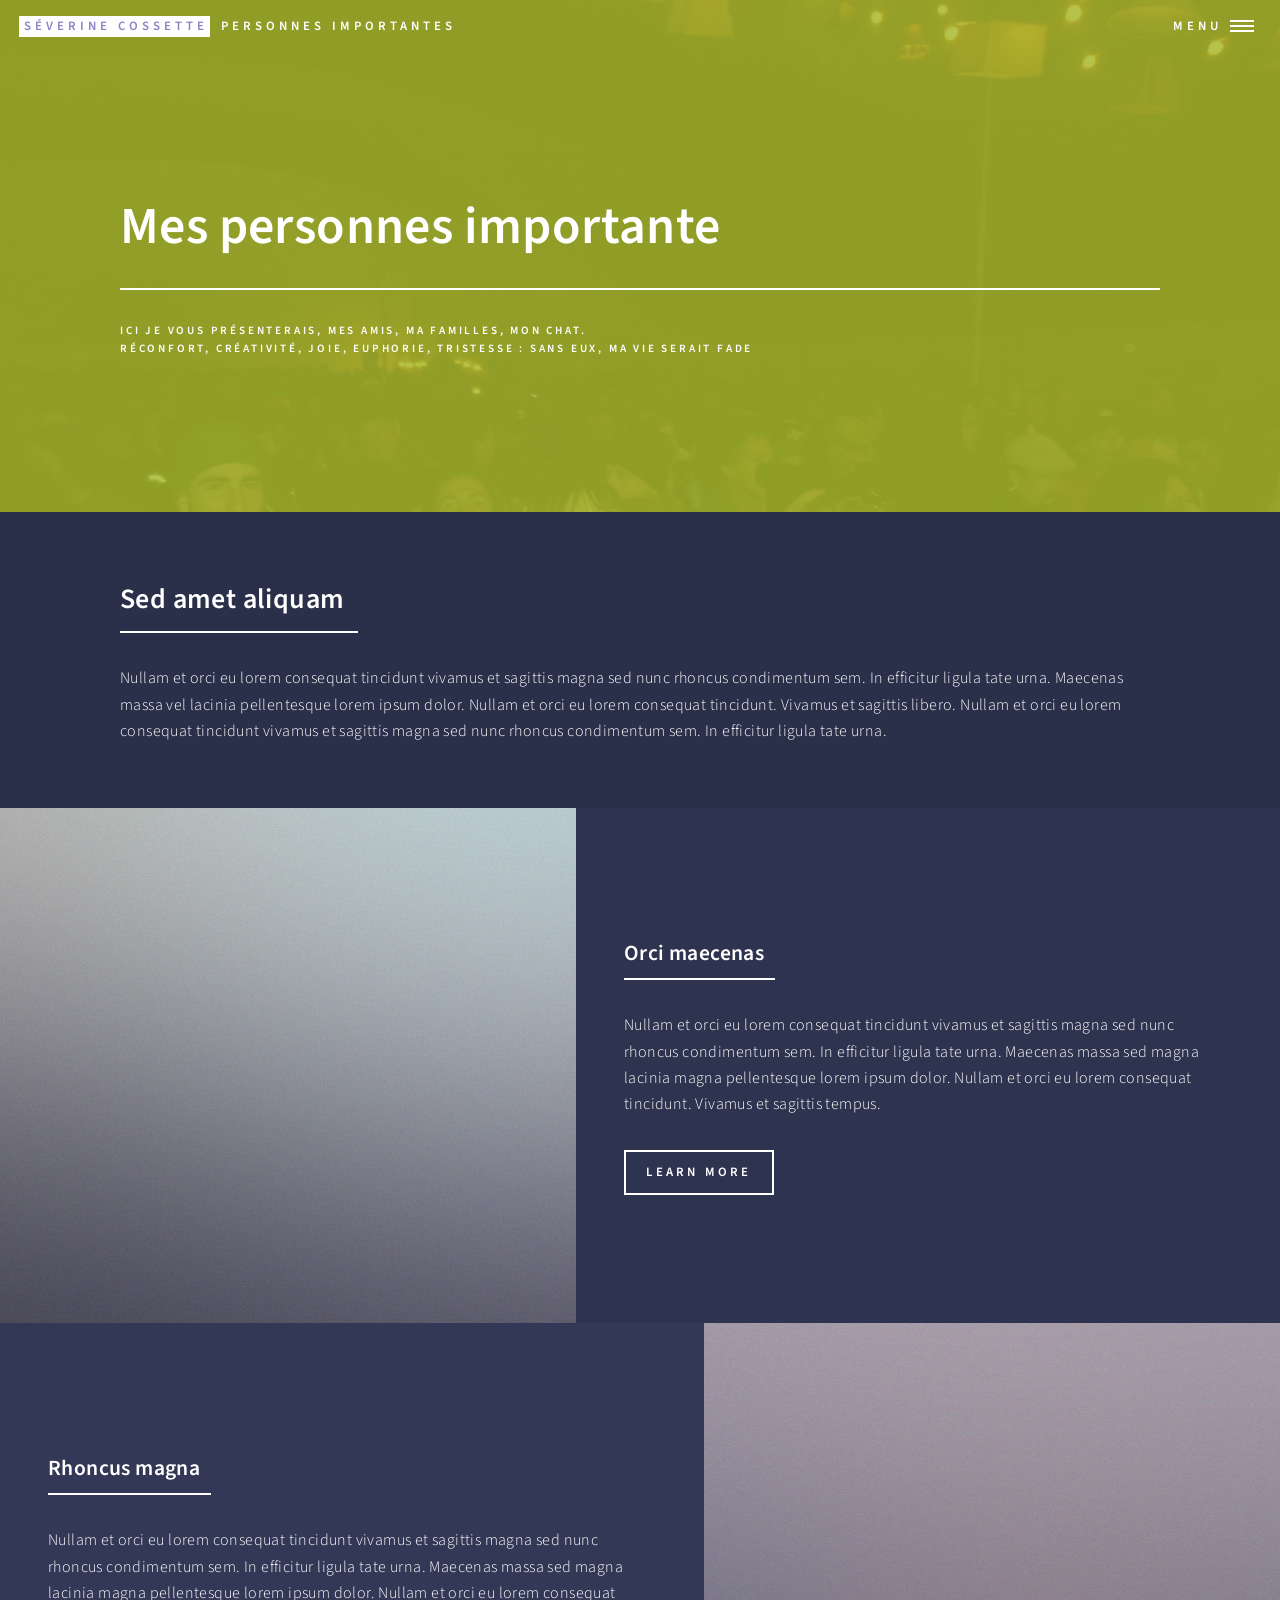
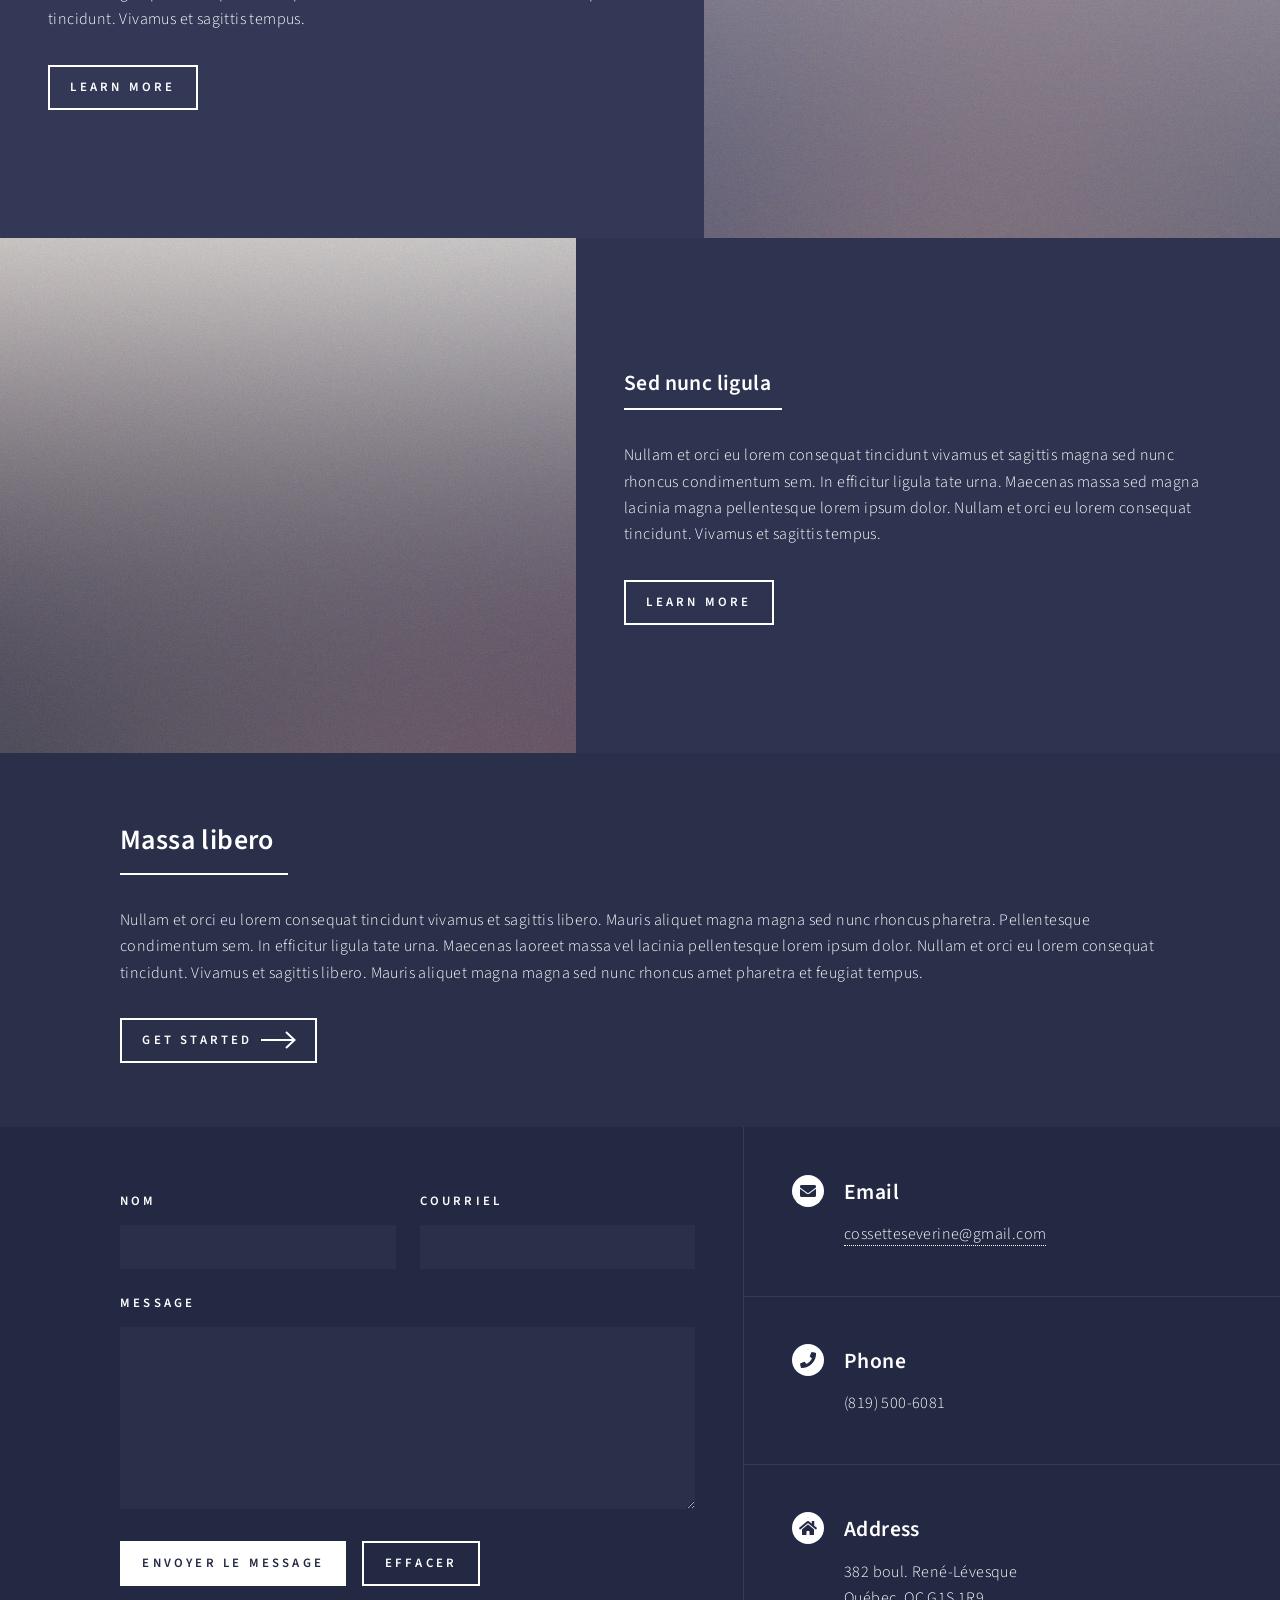
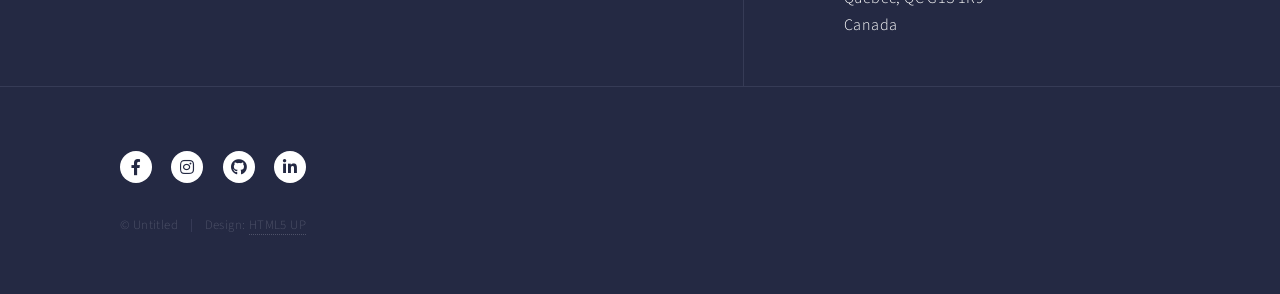
<file: amis.html>
<!DOCTYPE HTML>
<!--
	Forty by HTML5 UP
	html5up.net | @ajlkn
	Free for personal and commercial use under the CCA 3.0 license (html5up.net/license)
-->
<html>
	<head>
		<title>Séverine Cossette</title>
		<meta charset="utf-8" />
		<meta name="viewport" content="width=device-width, initial-scale=1, user-scalable=no" />
		<link rel="stylesheet" href="assets/css/main.css" />
		<noscript><link rel="stylesheet" href="assets/css/noscript.css" /></noscript>
	</head>
	<body class="is-preload">

		<!-- Wrapper -->
			<div id="wrapper">

				<!-- Header -->
				<!-- Note: The "styleN" class below should match that of the banner element. -->
					<header id="header" class="alt style2">
						<a href="index.html" class="logo"><strong>Séverine Cossette</strong> <span>Personnes importantes</span></a>
						<nav>
							<a href="#menu">Menu</a>
						</nav>
					</header>

				<!-- Menu -->
					<nav id="menu">
						<ul class="links">
							<li><a href="index.html">Page d'accueil</a></li>
							<li><a href="universitaire.html">Parcours universitaire</a></li>
							<li><a href="echange.html">Échange étudiant</a></li>
							<li><a href="journalisme.html">Implication journalistique</a></li>
							<li><a href="politique.html">Implication partisane et non partisane</a></li>
							<li><a href="amis.html">Personnes importantes</a></li>
							<li><a href="professionel.html">Parcours professionnel</a></li></ul>
						</ul>
					</nav>

				<!-- Banner -->
				<!-- Note: The "styleN" class below should match that of the header element. -->
					<section id="banner" class="style5">
						<div class="inner">
							<span class="image">
								<img src="images/amis_web.JPEG" alt="" />
							</span>
							<header class="major">
								<h1>Mes personnes importante</h1>
							</header>
							<div class="content">
								<p>Ici je vous présenterais, mes amis, ma familles, mon chat.<br />
								Réconfort, créativité, joie, euphorie, tristesse : sans eux, ma vie serait fade</p>
							</div>
						</div>
					</section>

				<!-- Main -->
					<div id="main">

						<!-- One -->
							<section id="one">
								<div class="inner">
									<header class="major">
										<h2>Sed amet aliquam</h2>
									</header>
									<p>Nullam et orci eu lorem consequat tincidunt vivamus et sagittis magna sed nunc rhoncus condimentum sem. In efficitur ligula tate urna. Maecenas massa vel lacinia pellentesque lorem ipsum dolor. Nullam et orci eu lorem consequat tincidunt. Vivamus et sagittis libero. Nullam et orci eu lorem consequat tincidunt vivamus et sagittis magna sed nunc rhoncus condimentum sem. In efficitur ligula tate urna.</p>
								</div>
							</section>

						<!-- Two -->
							<section id="two" class="spotlights">
								<section>
									<a href="generic.html" class="image">
										<img src="images/pic08.jpg" alt="" data-position="center center" />
									</a>
									<div class="content">
										<div class="inner">
											<header class="major">
												<h3>Orci maecenas</h3>
											</header>
											<p>Nullam et orci eu lorem consequat tincidunt vivamus et sagittis magna sed nunc rhoncus condimentum sem. In efficitur ligula tate urna. Maecenas massa sed magna lacinia magna pellentesque lorem ipsum dolor. Nullam et orci eu lorem consequat tincidunt. Vivamus et sagittis tempus.</p>
											<ul class="actions">
												<li><a href="generic.html" class="button">Learn more</a></li>
											</ul>
										</div>
									</div>
								</section>
								<section>
									<a href="generic.html" class="image">
										<img src="images/pic09.jpg" alt="" data-position="top center" />
									</a>
									<div class="content">
										<div class="inner">
											<header class="major">
												<h3>Rhoncus magna</h3>
											</header>
											<p>Nullam et orci eu lorem consequat tincidunt vivamus et sagittis magna sed nunc rhoncus condimentum sem. In efficitur ligula tate urna. Maecenas massa sed magna lacinia magna pellentesque lorem ipsum dolor. Nullam et orci eu lorem consequat tincidunt. Vivamus et sagittis tempus.</p>
											<ul class="actions">
												<li><a href="generic.html" class="button">Learn more</a></li>
											</ul>
										</div>
									</div>
								</section>
								<section>
									<a href="generic.html" class="image">
										<img src="images/pic10.jpg" alt="" data-position="25% 25%" />
									</a>
									<div class="content">
										<div class="inner">
											<header class="major">
												<h3>Sed nunc ligula</h3>
											</header>
											<p>Nullam et orci eu lorem consequat tincidunt vivamus et sagittis magna sed nunc rhoncus condimentum sem. In efficitur ligula tate urna. Maecenas massa sed magna lacinia magna pellentesque lorem ipsum dolor. Nullam et orci eu lorem consequat tincidunt. Vivamus et sagittis tempus.</p>
											<ul class="actions">
												<li><a href="generic.html" class="button">Learn more</a></li>
											</ul>
										</div>
									</div>
								</section>
							</section>

						<!-- Three -->
							<section id="three">
								<div class="inner">
									<header class="major">
										<h2>Massa libero</h2>
									</header>
									<p>Nullam et orci eu lorem consequat tincidunt vivamus et sagittis libero. Mauris aliquet magna magna sed nunc rhoncus pharetra. Pellentesque condimentum sem. In efficitur ligula tate urna. Maecenas laoreet massa vel lacinia pellentesque lorem ipsum dolor. Nullam et orci eu lorem consequat tincidunt. Vivamus et sagittis libero. Mauris aliquet magna magna sed nunc rhoncus amet pharetra et feugiat tempus.</p>
									<ul class="actions">
										<li><a href="generic.html" class="button next">Get Started</a></li>
									</ul>
								</div>
							</section>

					</div>

								<!-- Contact -->
					<section id="contact">
						<div class="inner">
							<section>
								<form method="post" action="#">
									<div class="fields">
										<div class="field half">
											<label for="name">Nom</label>
											<input type="text" name="name" id="name" />
										</div>
										<div class="field half">
											<label for="email">Courriel</label>
											<input type="text" name="email" id="email" />
										</div>
										<div class="field">
											<label for="message">Message</label>
											<textarea name="message" id="message" rows="6"></textarea>
										</div>
									</div>
									<ul class="actions">
										<li><input type="submit" value="Envoyer le message" class="primary" /></li>
										<li><input type="reset" value="Effacer" /></li>
									</ul>
								</form>
							</section>
							<section class="split">
								<section>
									<div class="contact-method">
										<span class="icon solid alt fa-envelope"></span>
										<h3>Email</h3>
										<a href="#">cossetteseverine@gmail.com</a>
									</div>
								</section>
								<section>
									<div class="contact-method">
										<span class="icon solid alt fa-phone"></span>
										<h3>Phone</h3>
										<span>(819) 500-6081</span>
									</div>
								</section>
								<section>
									<div class="contact-method">
										<span class="icon solid alt fa-home"></span>
										<h3>Address</h3>
										<span>382 boul. René-Lévesque<br />
										Québec, QC G1S 1R9<br />
										Canada</span>
									</div>
								</section>
							</section>
						</div>
					</section>

				<!-- Footer -->
					<footer id="footer">
						<div class="inner">
							<ul class="icons">
								<li><a href="https://www.facebook.com/severine.cossette/" class="icon brands alt fa-facebook-f" target="_blank" rel="noopener"><span class="label">Facebook</span></a></li>
								<li><a href="https://www.instagram.com/scossette_/" class="icon brands alt fa-instagram" target="_blank" rel="noopener"><span class="label">Instagram</span></a></li>
								<li><a href="https://github.com/SevCos1" class="icon brands alt fa-github" target="_blank" rel="noopener"><span class="label">GitHub</span></a></li>
								<li><a href="https://www.linkedin.com/in/s%C3%A9verine-cossette-119508302/" class="icon brands alt fa-linkedin-in" target="_blank" rel="noopener"><span class="label">LinkedIn</span></a></li>
							</ul>
							<ul class="copyright">
								<li>&copy; Untitled</li><li>Design: <a href="https://html5up.net">HTML5 UP</a></li>
							</ul>
						</div>
					</footer>

			</div>


		<!-- Scripts -->
			<script src="assets/js/jquery.min.js"></script>
			<script src="assets/js/jquery.scrolly.min.js"></script>
			<script src="assets/js/jquery.scrollex.min.js"></script>
			<script src="assets/js/browser.min.js"></script>
			<script src="assets/js/breakpoints.min.js"></script>
			<script src="assets/js/util.js"></script>
			<script src="assets/js/main.js"></script>

	</body>
</html>
</file>
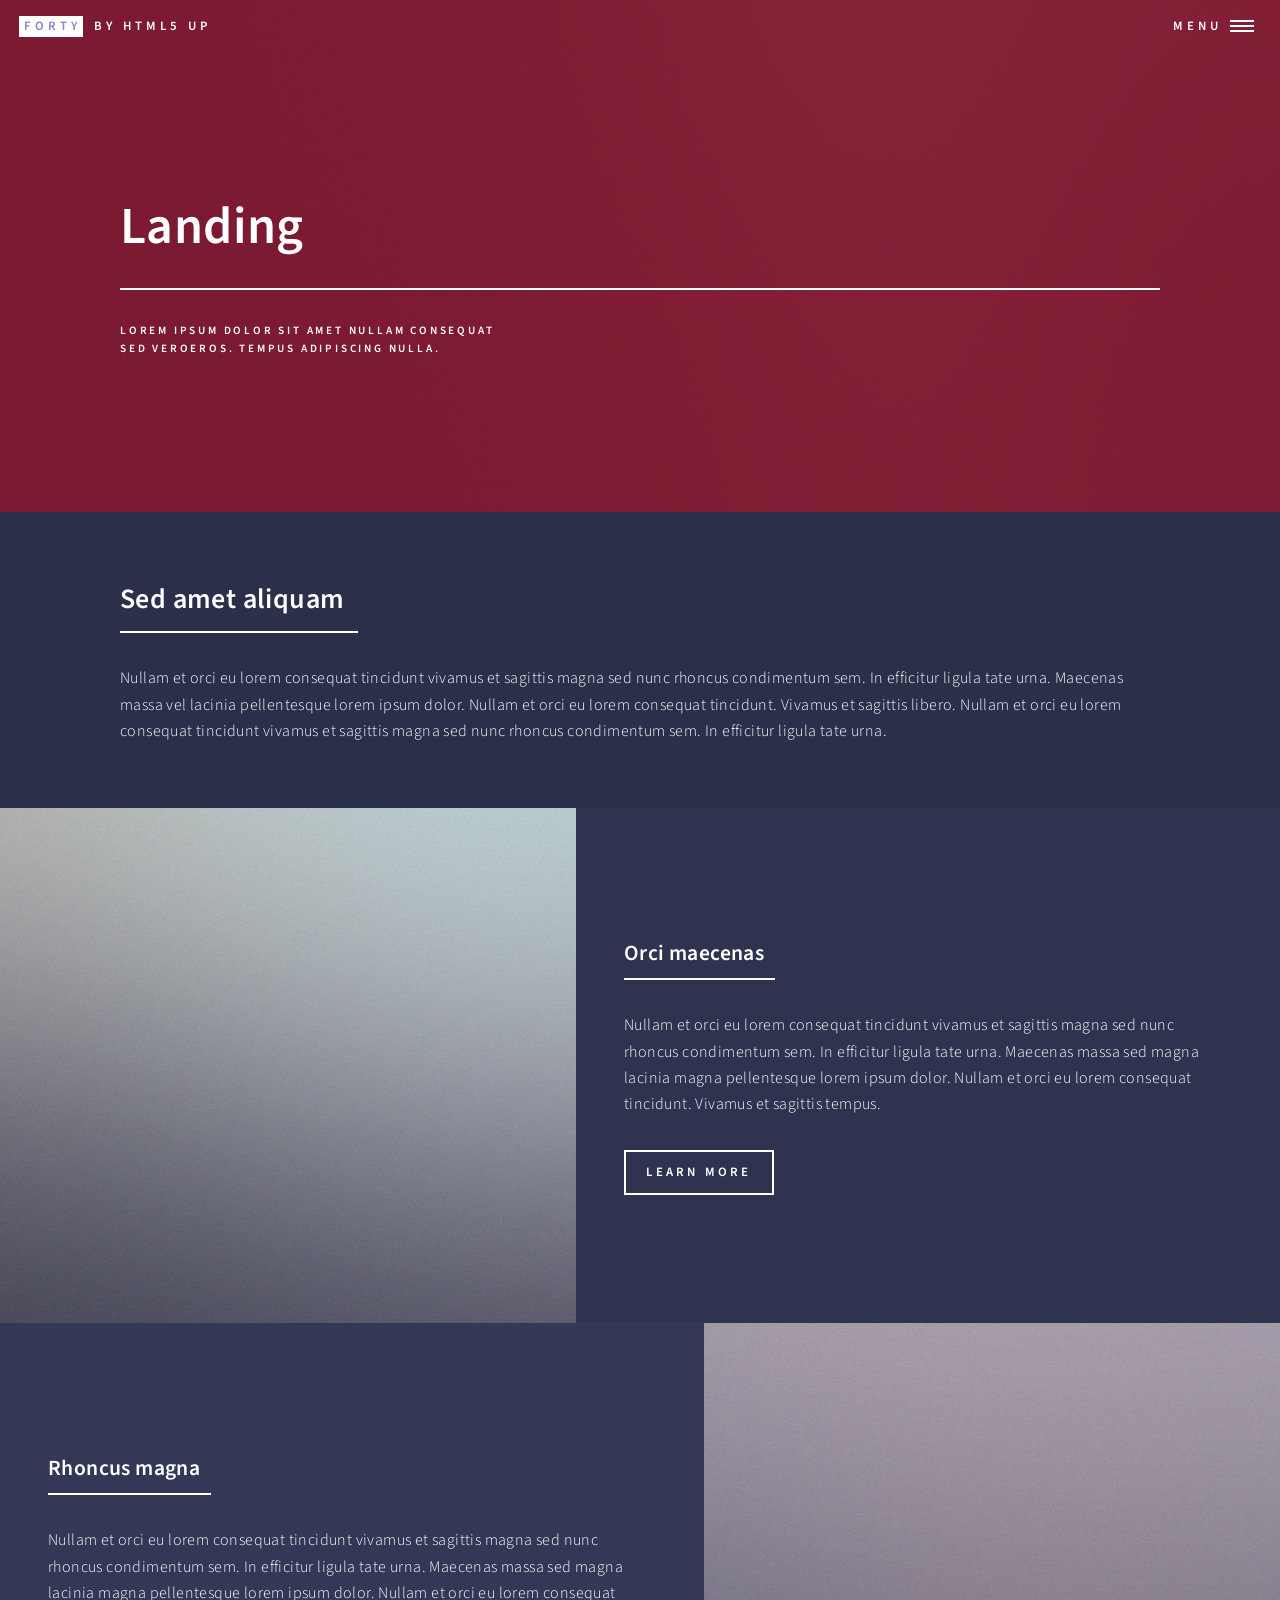
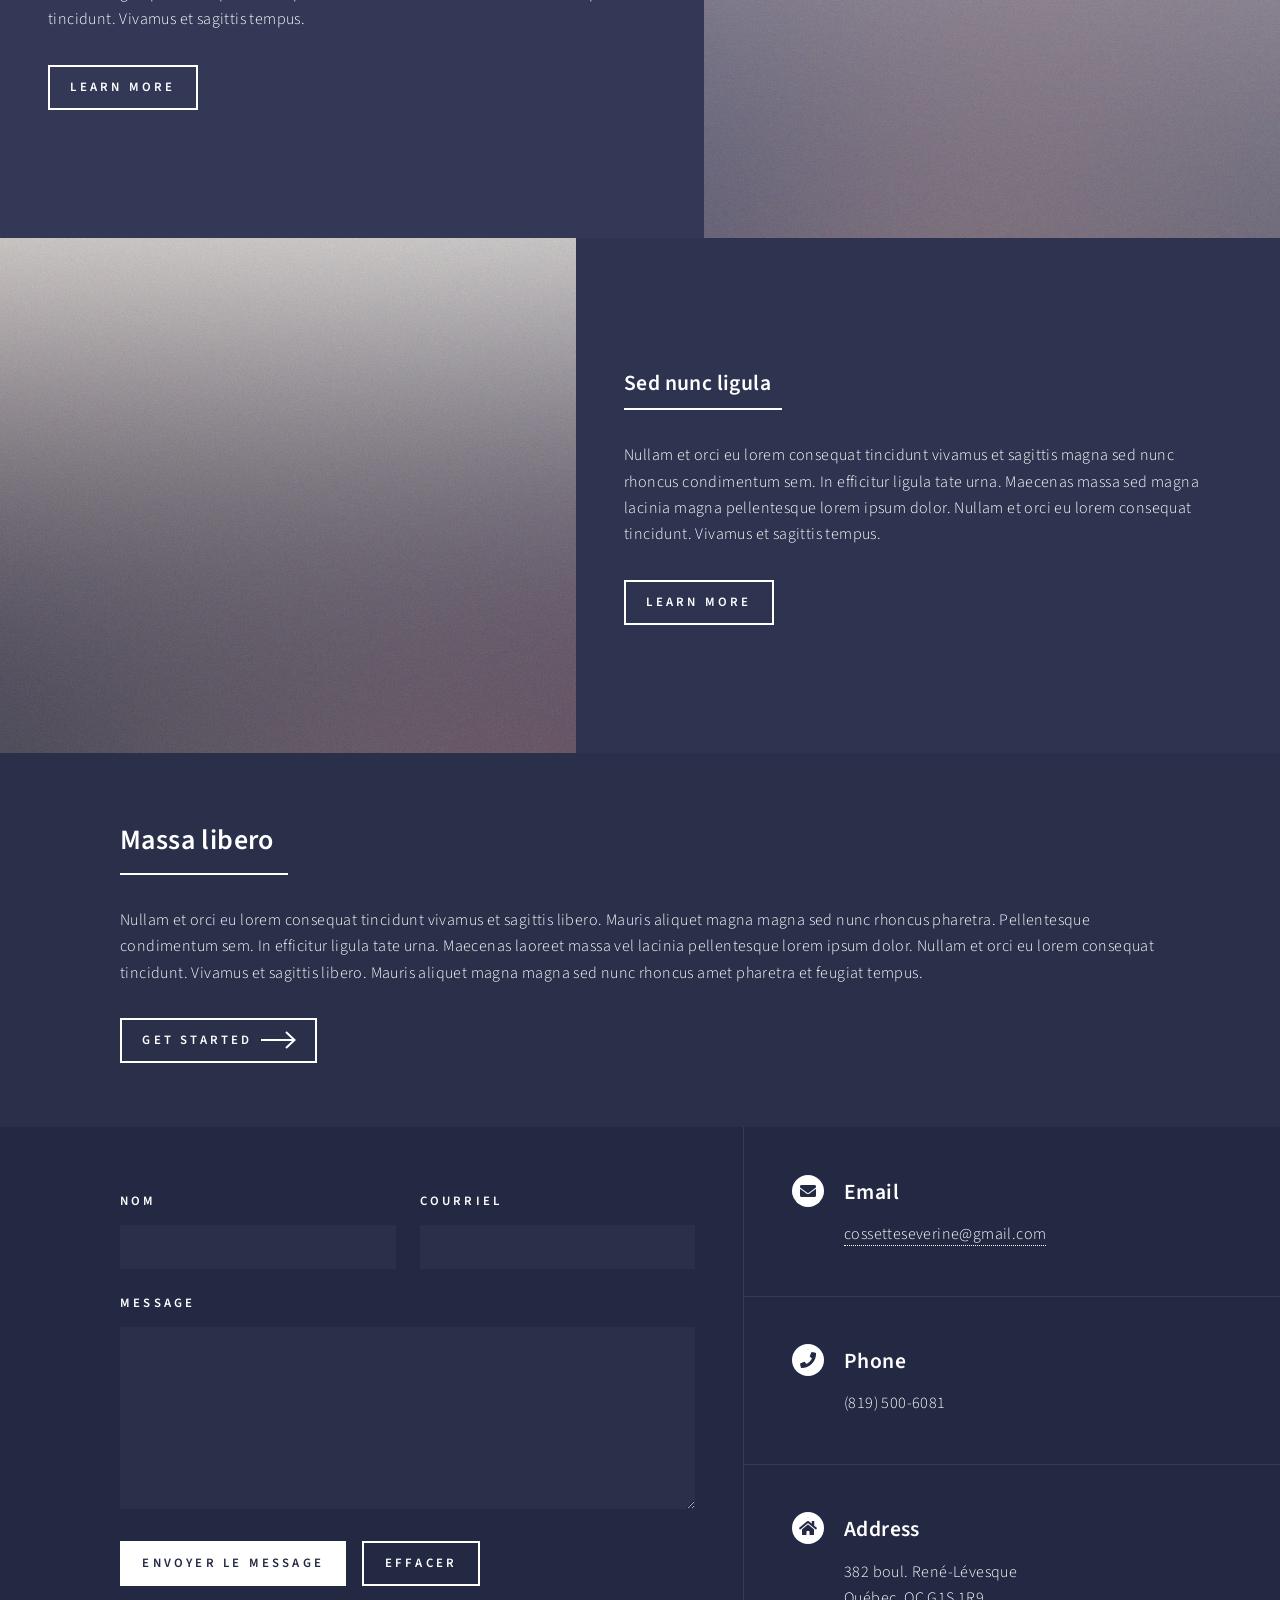
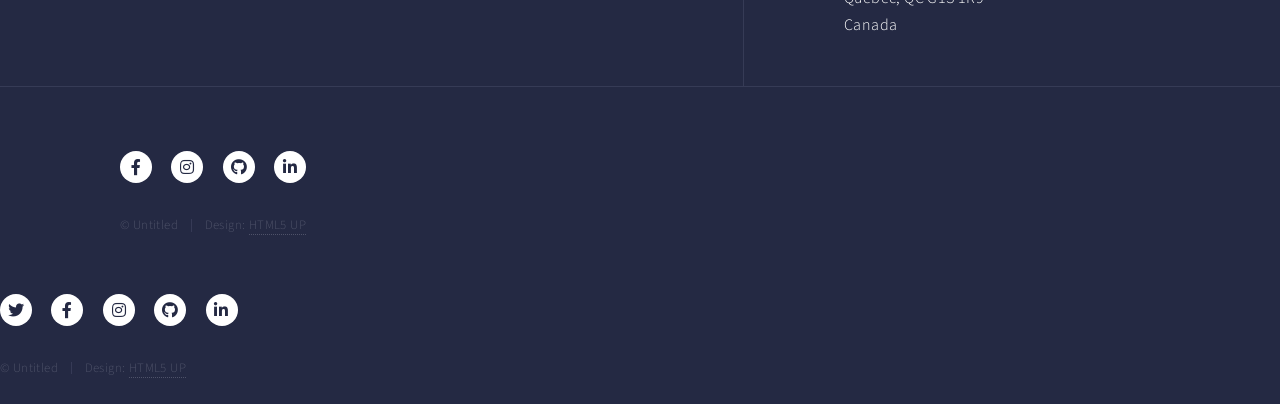
<file: collégiale.html>
<!DOCTYPE HTML>
<!--
	Forty by HTML5 UP
	html5up.net | @ajlkn
	Free for personal and commercial use under the CCA 3.0 license (html5up.net/license)
-->
<html>
	<head>
		<title>Séverine Cossette</title>
		<meta charset="utf-8" />
		<meta name="viewport" content="width=device-width, initial-scale=1, user-scalable=no" />
		<link rel="stylesheet" href="assets/css/main.css" />
		<noscript><link rel="stylesheet" href="assets/css/noscript.css" /></noscript>
	</head>
	<body class="is-preload">

		<!-- Wrapper -->
			<div id="wrapper">

				<!-- Header -->
				<!-- Note: The "styleN" class below should match that of the banner element. -->
					<header id="header" class="alt style2">
						<a href="index.html" class="logo"><strong>Forty</strong> <span>by HTML5 UP</span></a>
						<nav>
							<a href="#menu">Menu</a>
						</nav>
					</header>

				<!-- Menu -->
					<nav id="menu">
						<ul class="links">
							<li><a href="index.html">Home</a></li>
							<li><a href="landing.html">Landing</a></li>
							<li><a href="generic.html">Generic</a></li>
							<li><a href="elements.html">Elements</a></li>
						</ul>
						<ul class="actions stacked">
							<li><a href="#" class="button primary fit">Get Started</a></li>
							<li><a href="#" class="button fit">Log In</a></li>
						</ul>
					</nav>

				<!-- Banner -->
				<!-- Note: The "styleN" class below should match that of the header element. -->
					<section id="banner" class="style2">
						<div class="inner">
							<span class="image">
								<img src="images/pic07.jpg" alt="" />
							</span>
							<header class="major">
								<h1>Landing</h1>
							</header>
							<div class="content">
								<p>Lorem ipsum dolor sit amet nullam consequat<br />
								sed veroeros. tempus adipiscing nulla.</p>
							</div>
						</div>
					</section>

				<!-- Main -->
					<div id="main">

						<!-- One -->
							<section id="one">
								<div class="inner">
									<header class="major">
										<h2>Sed amet aliquam</h2>
									</header>
									<p>Nullam et orci eu lorem consequat tincidunt vivamus et sagittis magna sed nunc rhoncus condimentum sem. In efficitur ligula tate urna. Maecenas massa vel lacinia pellentesque lorem ipsum dolor. Nullam et orci eu lorem consequat tincidunt. Vivamus et sagittis libero. Nullam et orci eu lorem consequat tincidunt vivamus et sagittis magna sed nunc rhoncus condimentum sem. In efficitur ligula tate urna.</p>
								</div>
							</section>

						<!-- Two -->
							<section id="two" class="spotlights">
								<section>
									<a href="generic.html" class="image">
										<img src="images/pic08.jpg" alt="" data-position="center center" />
									</a>
									<div class="content">
										<div class="inner">
											<header class="major">
												<h3>Orci maecenas</h3>
											</header>
											<p>Nullam et orci eu lorem consequat tincidunt vivamus et sagittis magna sed nunc rhoncus condimentum sem. In efficitur ligula tate urna. Maecenas massa sed magna lacinia magna pellentesque lorem ipsum dolor. Nullam et orci eu lorem consequat tincidunt. Vivamus et sagittis tempus.</p>
											<ul class="actions">
												<li><a href="generic.html" class="button">Learn more</a></li>
											</ul>
										</div>
									</div>
								</section>
								<section>
									<a href="generic.html" class="image">
										<img src="images/pic09.jpg" alt="" data-position="top center" />
									</a>
									<div class="content">
										<div class="inner">
											<header class="major">
												<h3>Rhoncus magna</h3>
											</header>
											<p>Nullam et orci eu lorem consequat tincidunt vivamus et sagittis magna sed nunc rhoncus condimentum sem. In efficitur ligula tate urna. Maecenas massa sed magna lacinia magna pellentesque lorem ipsum dolor. Nullam et orci eu lorem consequat tincidunt. Vivamus et sagittis tempus.</p>
											<ul class="actions">
												<li><a href="generic.html" class="button">Learn more</a></li>
											</ul>
										</div>
									</div>
								</section>
								<section>
									<a href="generic.html" class="image">
										<img src="images/pic10.jpg" alt="" data-position="25% 25%" />
									</a>
									<div class="content">
										<div class="inner">
											<header class="major">
												<h3>Sed nunc ligula</h3>
											</header>
											<p>Nullam et orci eu lorem consequat tincidunt vivamus et sagittis magna sed nunc rhoncus condimentum sem. In efficitur ligula tate urna. Maecenas massa sed magna lacinia magna pellentesque lorem ipsum dolor. Nullam et orci eu lorem consequat tincidunt. Vivamus et sagittis tempus.</p>
											<ul class="actions">
												<li><a href="generic.html" class="button">Learn more</a></li>
											</ul>
										</div>
									</div>
								</section>
							</section>

						<!-- Three -->
							<section id="three">
								<div class="inner">
									<header class="major">
										<h2>Massa libero</h2>
									</header>
									<p>Nullam et orci eu lorem consequat tincidunt vivamus et sagittis libero. Mauris aliquet magna magna sed nunc rhoncus pharetra. Pellentesque condimentum sem. In efficitur ligula tate urna. Maecenas laoreet massa vel lacinia pellentesque lorem ipsum dolor. Nullam et orci eu lorem consequat tincidunt. Vivamus et sagittis libero. Mauris aliquet magna magna sed nunc rhoncus amet pharetra et feugiat tempus.</p>
									<ul class="actions">
										<li><a href="generic.html" class="button next">Get Started</a></li>
									</ul>
								</div>
							</section>

					</div>

								<!-- Contact -->
					<section id="contact">
						<div class="inner">
							<section>
								<form method="post" action="#">
									<div class="fields">
										<div class="field half">
											<label for="name">Nom</label>
											<input type="text" name="name" id="name" />
										</div>
										<div class="field half">
											<label for="email">Courriel</label>
											<input type="text" name="email" id="email" />
										</div>
										<div class="field">
											<label for="message">Message</label>
											<textarea name="message" id="message" rows="6"></textarea>
										</div>
									</div>
									<ul class="actions">
										<li><input type="submit" value="Envoyer le message" class="primary" /></li>
										<li><input type="reset" value="Effacer" /></li>
									</ul>
								</form>
							</section>
							<section class="split">
								<section>
									<div class="contact-method">
										<span class="icon solid alt fa-envelope"></span>
										<h3>Email</h3>
										<a href="#">cossetteseverine@gmail.com</a>
									</div>
								</section>
								<section>
									<div class="contact-method">
										<span class="icon solid alt fa-phone"></span>
										<h3>Phone</h3>
										<span>(819) 500-6081</span>
									</div>
								</section>
								<section>
									<div class="contact-method">
										<span class="icon solid alt fa-home"></span>
										<h3>Address</h3>
										<span>382 boul. René-Lévesque<br />
										Québec, QC G1S 1R9<br />
										Canada</span>
									</div>
								</section>
							</section>
						</div>
					</section>

				<!-- Footer -->
					<footer id="footer">
						<div class="inner">
							<ul class="icons">
								<li><a href="https://www.facebook.com/severine.cossette/" class="icon brands alt fa-facebook-f" target="_blank" rel="noopener"><span class="label">Facebook</span></a></li>
								<li><a href="https://www.instagram.com/scossette_/" class="icon brands alt fa-instagram" target="_blank" rel="noopener"><span class="label">Instagram</span></a></li>
								<li><a href="https://github.com/SevCos1" class="icon brands alt fa-github" target="_blank" rel="noopener"><span class="label">GitHub</span></a></li>
								<li><a href="https://www.linkedin.com/in/s%C3%A9verine-cossette-119508302/" class="icon brands alt fa-linkedin-in" target="_blank" rel="noopener"><span class="label">LinkedIn</span></a></li>
							</ul>
							<ul class="copyright">
								<li>&copy; Untitled</li><li>Design: <a href="https://html5up.net">HTML5 UP</a></li>
							</ul>
						</div>
					</footer>

			</div>

				<!-- Footer -->
					<footer id="footer">
						<div class="inner">
							<ul class="icons">
								<li><a href="#" class="icon brands alt fa-twitter"><span class="label">Twitter</span></a></li>
								<li><a href="#" class="icon brands alt fa-facebook-f"><span class="label">Facebook</span></a></li>
								<li><a href="#" class="icon brands alt fa-instagram"><span class="label">Instagram</span></a></li>
								<li><a href="#" class="icon brands alt fa-github"><span class="label">GitHub</span></a></li>
								<li><a href="#" class="icon brands alt fa-linkedin-in"><span class="label">LinkedIn</span></a></li>
							</ul>
							<ul class="copyright">
								<li>&copy; Untitled</li><li>Design: <a href="https://html5up.net">HTML5 UP</a></li>
							</ul>
						</div>
					</footer>

			</div>


		<!-- Scripts -->
			<script src="assets/js/jquery.min.js"></script>
			<script src="assets/js/jquery.scrolly.min.js"></script>
			<script src="assets/js/jquery.scrollex.min.js"></script>
			<script src="assets/js/browser.min.js"></script>
			<script src="assets/js/breakpoints.min.js"></script>
			<script src="assets/js/util.js"></script>
			<script src="assets/js/main.js"></script>

	</body>
</html>
</file>
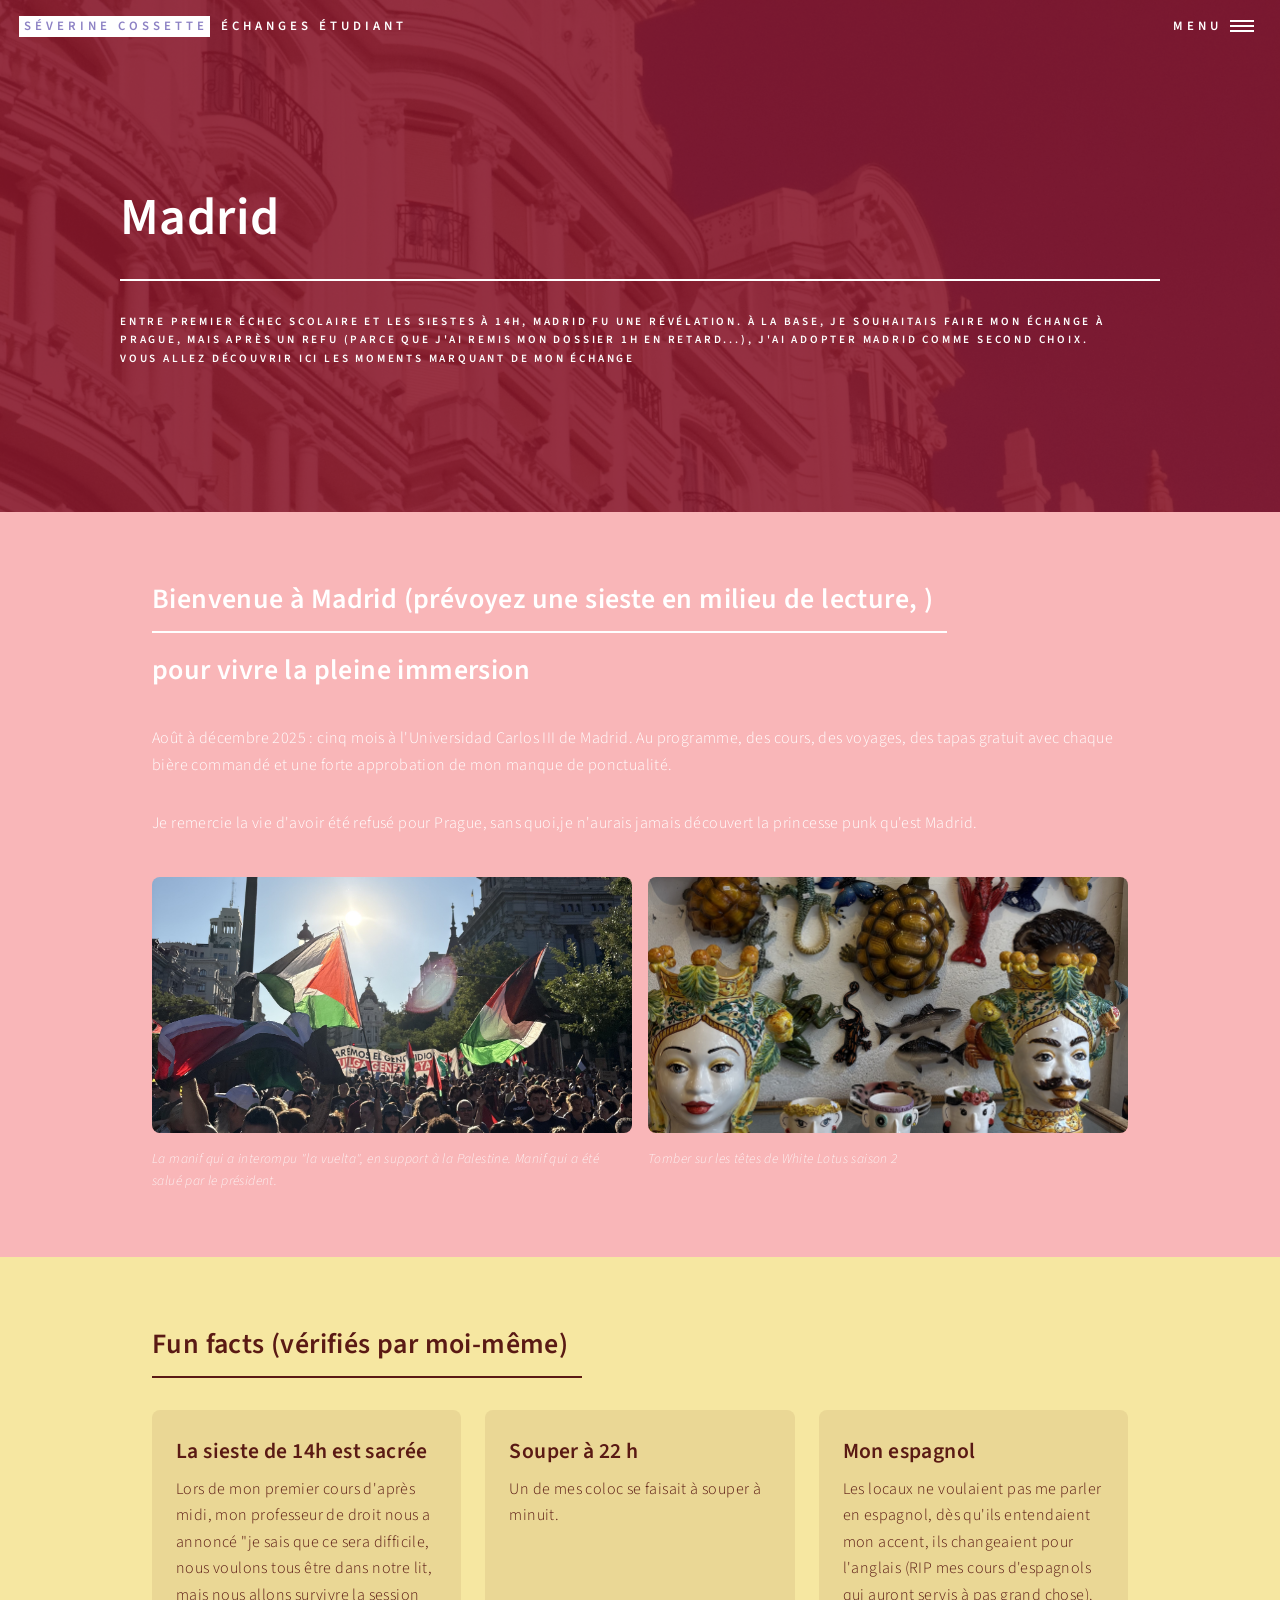
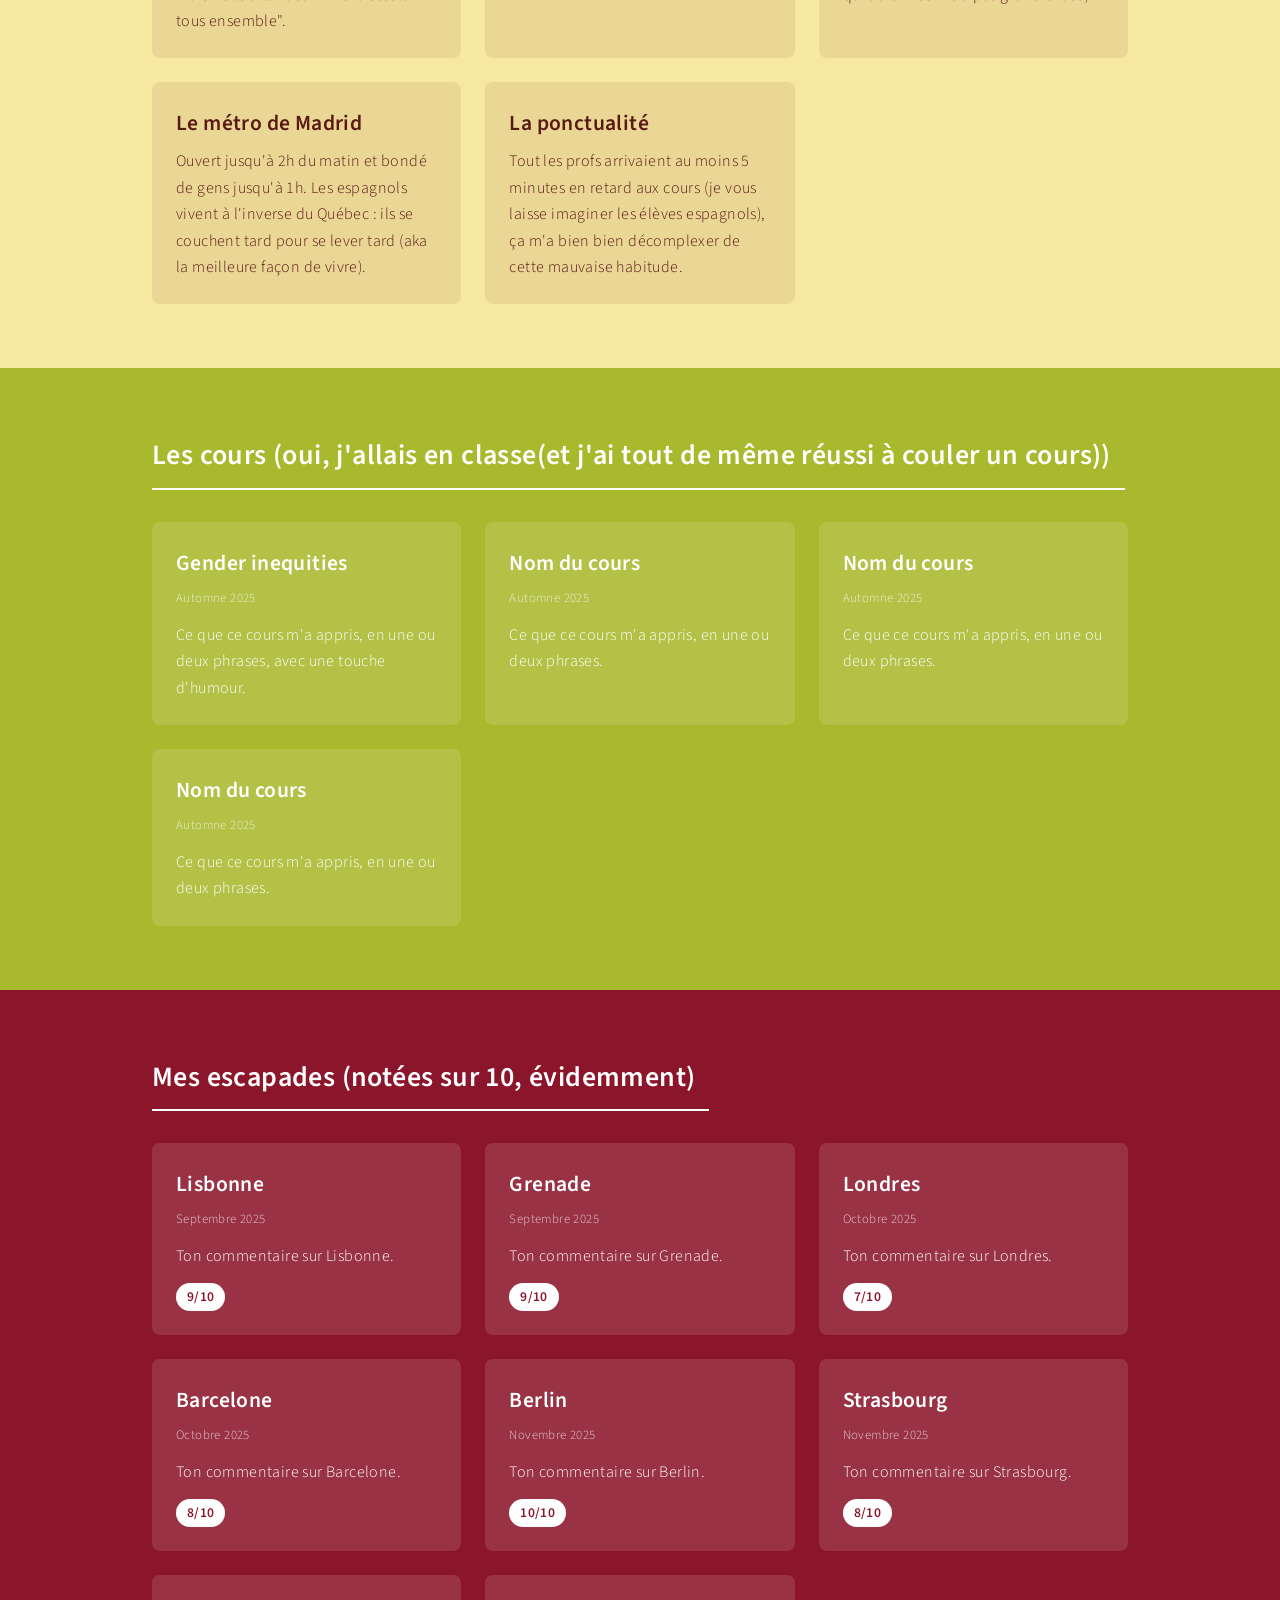
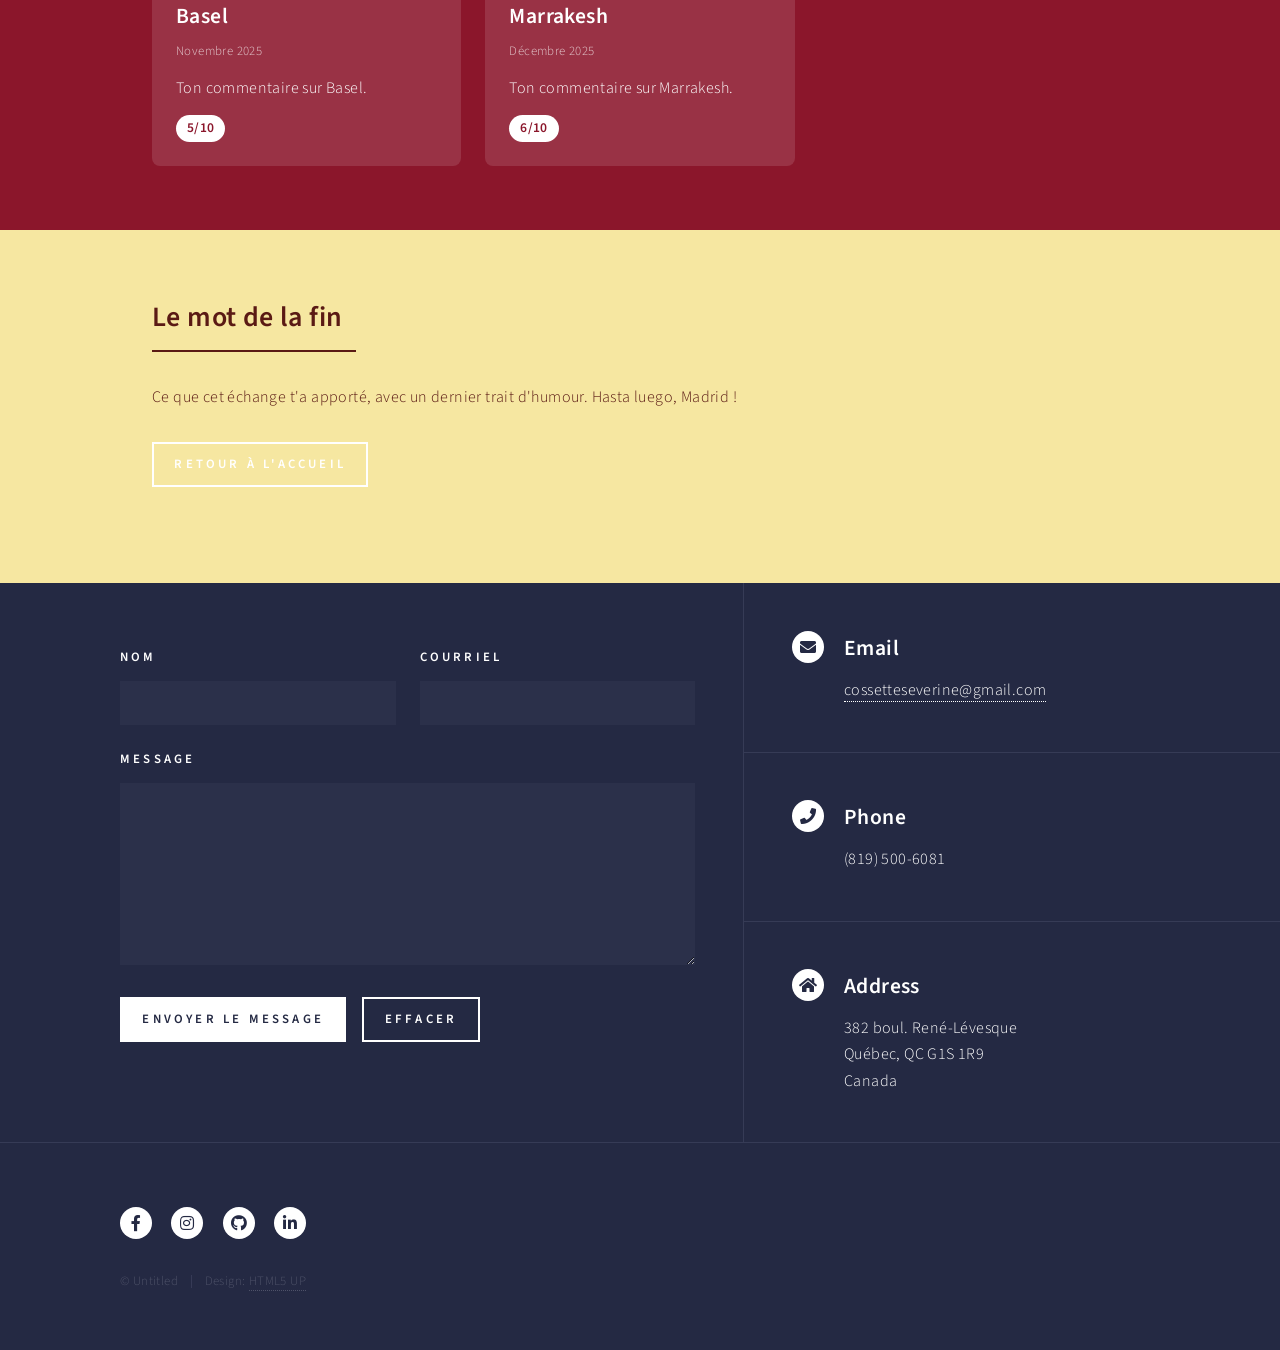
<file: echange.html>
<!DOCTYPE HTML>
<!--
	Forty by HTML5 UP
	html5up.net | @ajlkn
	Free for personal and commercial use under the CCA 3.0 license (html5up.net/license)
-->
<html>
	<head>
		<title>Séverine Cossette</title>
		<meta charset="utf-8" />
		<meta name="viewport" content="width=device-width, initial-scale=1, user-scalable=no" />
		<link rel="stylesheet" href="assets/css/main.css" />
		<noscript><link rel="stylesheet" href="assets/css/noscript.css" /></noscript>
	<style>
	.bloc { background-color: var(--couleur, #c0392b); color: var(--texte, #fff); padding: 4em 0; }
	.bloc .contenu { max-width: 65em; margin: 0 auto; padding: 0 2em; }
	.bloc h2, .bloc h3 { color: var(--texte, #fff); }
	.bloc header.major::after, .bloc header.major h2::after { border-color: var(--texte, #fff) !important; background-color: var(--texte, #fff) !important; }

	.cartes { display: grid; grid-template-columns: repeat(auto-fit, minmax(16em, 1fr)); gap: 1.5em; margin-top: 2em; }
	.carte { background: var(--carte, rgba(255,255,255,.12)); padding: 1.5em; border-radius: 8px; position: relative; }
	.carte h3 { margin-bottom: .3em; }
	.carte .sous-titre { font-size: .8em; opacity: .75; margin-bottom: 1em; }
	.carte p { margin: 0; }
	.carte .emoji { font-size: 2em; display: block; margin-bottom: .2em; }

	.note { display: inline-block; margin-top: 1em; padding: .2em .8em; border-radius: 999px; font-weight: 600; font-size: .85em; background: var(--texte, #fff); color: var(--couleur, #c0392b); }

	.photos { display: flex; gap: 1em; flex-wrap: wrap; margin-top: 2.5em; }
	.photos figure { flex: 1 1 14em; margin: 0; }
	.photos img { width: 100%; height: 16em; object-fit: cover; border-radius: 8px; }
	.photos figcaption { font-size: .85em; font-style: italic; margin-top: .5em; opacity: .85; }
</style>
	</head>
	<body class="is-preload">

		<!-- Wrapper -->
			<div id="wrapper">

				<!-- Header -->
				<!-- Note: The "styleN" class below should match that of the banner element. -->
					<header id="header" class="alt style2">
						<a href="index.html" class="logo"><strong>Séverine Cossette</strong> <span>Échanges étudiant</span></a>
						<nav>
							<a href="#menu">Menu</a>
						</nav>
					</header>

				<!-- Menu -->
					<nav id="menu">
						<ul class="links">
							<li><a href="index.html">Page d'accueil</a></li>
							<li><a href="universitaire.html">Parcours universitaire</a></li>
							<li><a href="echange.html">Échange étudiant</a></li>
							<li><a href="journalisme.html">Implication journalistique</a></li>
							<li><a href="politique.html">Implication partisane et non partisane</a></li>
							<li><a href="amis.html">Personnes importantes</a></li>
							<li><a href="professionel.html">Parcours professionnel</a></li></ul>
					</nav>

				<!-- Banner -->
				<!-- Note: The "styleN" class below should match that of the header element. -->
					<section id="banner" class="style2">
						<div class="inner">
							<span class="image">
								<img src="images/granvia_web.JPG" alt="" />
							</span>
							<header class="major">
								<h1>Madrid</h1>
							</header>
							<div class="content">
								<p>Entre premier échec scolaire et les siestes à 14h, Madrid fu une révélation. À la base, je souhaitais faire mon échange à Prague, mais après un refu (parce que j'ai remis mon dossier 1h en retard...), j'ai adopter Madrid comme second choix. <br />
								Vous allez découvrir ici les moments marquant de mon échange</p>
							</div>
						</div>
					</section>

				<!-- Intro -->
					<section class="bloc" style="--couleur: #f9b6b8;">
						<div class="contenu">
							<header class="major">
								<h2>Bienvenue à Madrid (prévoyez une sieste en milieu de lecture, )</h2>
							    <h2>pour vivre la pleine immersion</h2>
							</header>
							<p>Août à décembre 2025 : cinq mois à l'Universidad Carlos III de Madrid. Au programme, des cours, des voyages, des tapas gratuit avec chaque bière commandé et une forte approbation de mon manque de ponctualité.</p>
							<p>Je remercie la vie d'avoir été refusé pour Prague, sans quoi,je n'aurais jamais découvert la princesse punk qu'est Madrid.</p>

							<div class="photos">
								<figure>
									<img src="images/manif_web.jpeg" alt="Description de la photo" />
									<figcaption>La manif qui a interompu "la vuelta", en support à la Palestine. Manif qui a été salué par le président.</figcaption>
								</figure>
								<figure>
									<img src="images/whitelotus_web.jpeg" alt="Description de la photo" />
									<figcaption>Tomber sur les têtes de White Lotus saison 2</figcaption>
								</figure>
							</div>
						</div>
					</section>

					<!-- Fun facts -->
					<section class="bloc" style="--couleur: #f6e7a1; --texte: #5a1a14; --carte: rgba(90,26,20,.08);">
						<div class="contenu">
							<header class="major">
								<h2>Fun facts (vérifiés par moi-même)</h2>
							</header>
							<div class="cartes">
								<div class="carte">					
									<h3>La sieste de 14h est sacrée</h3>
									<p>Lors de mon premier cours d'après midi, mon professeur de droit nous a annoncé "je sais que ce sera difficile, nous voulons tous être dans notre lit, mais nous allons survivre la session tous ensemble".</p>
								</div>
								<div class="carte">
									<h3>Souper à 22 h</h3>
									<p>Un de mes coloc se faisait à souper à minuit.</p>
								</div>
								<div class="carte">
									<h3>Mon espagnol</h3>
									<p>Les locaux ne voulaient pas me parler en espagnol, dès qu'ils entendaient mon accent, ils changeaient pour l'anglais (RIP mes cours d'espagnols qui auront servis à pas grand chose).</p>
								</div>
								<div class="carte">
									<h3>Le métro de Madrid</h3>
									<p>Ouvert jusqu'à 2h du matin et bondé de gens jusqu'à 1h. Les espagnols vivent à l'inverse du Québec : ils se couchent tard pour se lever tard (aka la meilleure façon de vivre).</p>
								</div>
								<div class="carte">
									<h3>La ponctualité</h3>
									<p>Tout les profs arrivaient au moins 5 minutes en retard aux cours (je vous laisse imaginer les élèves espagnols), ça m'a bien bien décomplexer de cette mauvaise habitude.</p>
							</div>
						</div>
					</section>

					<!-- Cours -->
					<section class="bloc" style="--couleur: #a8b92e;">
						<div class="contenu">
							<header class="major">
								<h2>Les cours (oui, j'allais en classe(et j'ai tout de même réussi à couler un cours))</h2>
							</header>
							<div class="cartes">
								<div class="carte">
									<h3>Gender inequities</h3>
									<p class="sous-titre">Automne 2025</p>
									<p>Ce que ce cours m'a appris, en une ou deux phrases, avec une touche d'humour.</p>
								</div>
								<div class="carte">
									<h3>Nom du cours</h3>
									<p class="sous-titre">Automne 2025</p>
									<p>Ce que ce cours m'a appris, en une ou deux phrases.</p>
								</div>
								<div class="carte">
									<h3>Nom du cours</h3>
									<p class="sous-titre">Automne 2025</p>
									<p>Ce que ce cours m'a appris, en une ou deux phrases.</p>
								</div>
								<div class="carte">
									<h3>Nom du cours</h3>
									<p class="sous-titre">Automne 2025</p>
									<p>Ce que ce cours m'a appris, en une ou deux phrases.</p>
								</div>
							</div>
						</div>
					</section>

					<!-- Voyages -->
					<section class="bloc" style="--couleur: #8b162b;">
						<div class="contenu">
							<header class="major">
								<h2>Mes escapades (notées sur 10, évidemment)</h2>
							</header>
							<div class="cartes">
								<div class="carte">
									<h3>Lisbonne</h3>
									<p class="sous-titre">Septembre 2025</p>
									<p>Ton commentaire sur Lisbonne.</p>
									<span class="note">9/10</span>
								</div>
								<div class="carte">
									<h3>Grenade</h3>
									<p class="sous-titre">Septembre 2025</p>
									<p>Ton commentaire sur Grenade.</p>
									<span class="note">9/10</span>
								</div>
								<div class="carte">
									<h3>Londres</h3>
									<p class="sous-titre">Octobre 2025</p>
									<p>Ton commentaire sur Londres.</p>
									<span class="note">7/10</span>
								</div>
								<div class="carte">
									<h3>Barcelone</h3>
									<p class="sous-titre">Octobre 2025</p>
									<p>Ton commentaire sur Barcelone.</p>
									<span class="note">8/10</span>
								</div>
								<div class="carte">
									<h3>Berlin</h3>
									<p class="sous-titre">Novembre 2025</p>
									<p>Ton commentaire sur Berlin.</p>
									<span class="note">10/10</span>
								</div>
								<div class="carte">
									<h3>Strasbourg</h3>
									<p class="sous-titre">Novembre 2025</p>
									<p>Ton commentaire sur Strasbourg.</p>
									<span class="note">8/10</span>
								</div>
								<div class="carte">
									<h3>Basel</h3>
									<p class="sous-titre">Novembre 2025</p>
									<p>Ton commentaire sur Basel.</p>
									<span class="note">5/10</span>
								</div>
								<div class="carte">
									<h3>Marrakesh</h3>
									<p class="sous-titre">Décembre 2025</p>
									<p>Ton commentaire sur Marrakesh.</p>
									<span class="note">6/10</span>
								</div>
							</div>
						</div>
					</section>

					<!-- Mot de la fin -->
					<section class="bloc" style="--couleur: #f6e7a1; --texte: #5a1a14;">
						<div class="contenu">
							<header class="major">
								<h2>Le mot de la fin</h2>
							</header>
							<p>Ce que cet échange t'a apporté, avec un dernier trait d'humour. Hasta luego, Madrid !</p>
							<ul class="actions">
								<li><a href="index.html" class="button">Retour à l'accueil</a></li>
							</ul>
						</div>
					</section>

								<!-- Contact -->
					<section id="contact">
						<div class="inner">
							<section>
								<form method="post" action="#">
									<div class="fields">
										<div class="field half">
											<label for="name">Nom</label>
											<input type="text" name="name" id="name" />
										</div>
										<div class="field half">
											<label for="email">Courriel</label>
											<input type="text" name="email" id="email" />
										</div>
										<div class="field">
											<label for="message">Message</label>
											<textarea name="message" id="message" rows="6"></textarea>
										</div>
									</div>
									<ul class="actions">
										<li><input type="submit" value="Envoyer le message" class="primary" /></li>
										<li><input type="reset" value="Effacer" /></li>
									</ul>
								</form>
							</section>
							<section class="split">
								<section>
									<div class="contact-method">
										<span class="icon solid alt fa-envelope"></span>
										<h3>Email</h3>
										<a href="#">cossetteseverine@gmail.com</a>
									</div>
								</section>
								<section>
									<div class="contact-method">
										<span class="icon solid alt fa-phone"></span>
										<h3>Phone</h3>
										<span>(819) 500-6081</span>
									</div>
								</section>
								<section>
									<div class="contact-method">
										<span class="icon solid alt fa-home"></span>
										<h3>Address</h3>
										<span>382 boul. René-Lévesque<br />
										Québec, QC G1S 1R9<br />
										Canada</span>
									</div>
								</section>
							</section>
						</div>
					</section>

				<!-- Footer -->
					<footer id="footer">
						<div class="inner">
							<ul class="icons">
								<li><a href="https://www.facebook.com/severine.cossette/" class="icon brands alt fa-facebook-f" target="_blank" rel="noopener"><span class="label">Facebook</span></a></li>
								<li><a href="https://www.instagram.com/scossette_/" class="icon brands alt fa-instagram" target="_blank" rel="noopener"><span class="label">Instagram</span></a></li>
								<li><a href="https://github.com/SevCos1" class="icon brands alt fa-github" target="_blank" rel="noopener"><span class="label">GitHub</span></a></li>
								<li><a href="https://www.linkedin.com/in/s%C3%A9verine-cossette-119508302/" class="icon brands alt fa-linkedin-in" target="_blank" rel="noopener"><span class="label">LinkedIn</span></a></li>
							</ul>
							<ul class="copyright">
								<li>&copy; Untitled</li><li>Design: <a href="https://html5up.net">HTML5 UP</a></li>
							</ul>
						</div>
					</footer>

			</div>


		<!-- Scripts -->
			<script src="assets/js/jquery.min.js"></script>
			<script src="assets/js/jquery.scrolly.min.js"></script>
			<script src="assets/js/jquery.scrollex.min.js"></script>
			<script src="assets/js/browser.min.js"></script>
			<script src="assets/js/breakpoints.min.js"></script>
			<script src="assets/js/util.js"></script>
			<script src="assets/js/main.js"></script>

	</body>
</html>
</file>
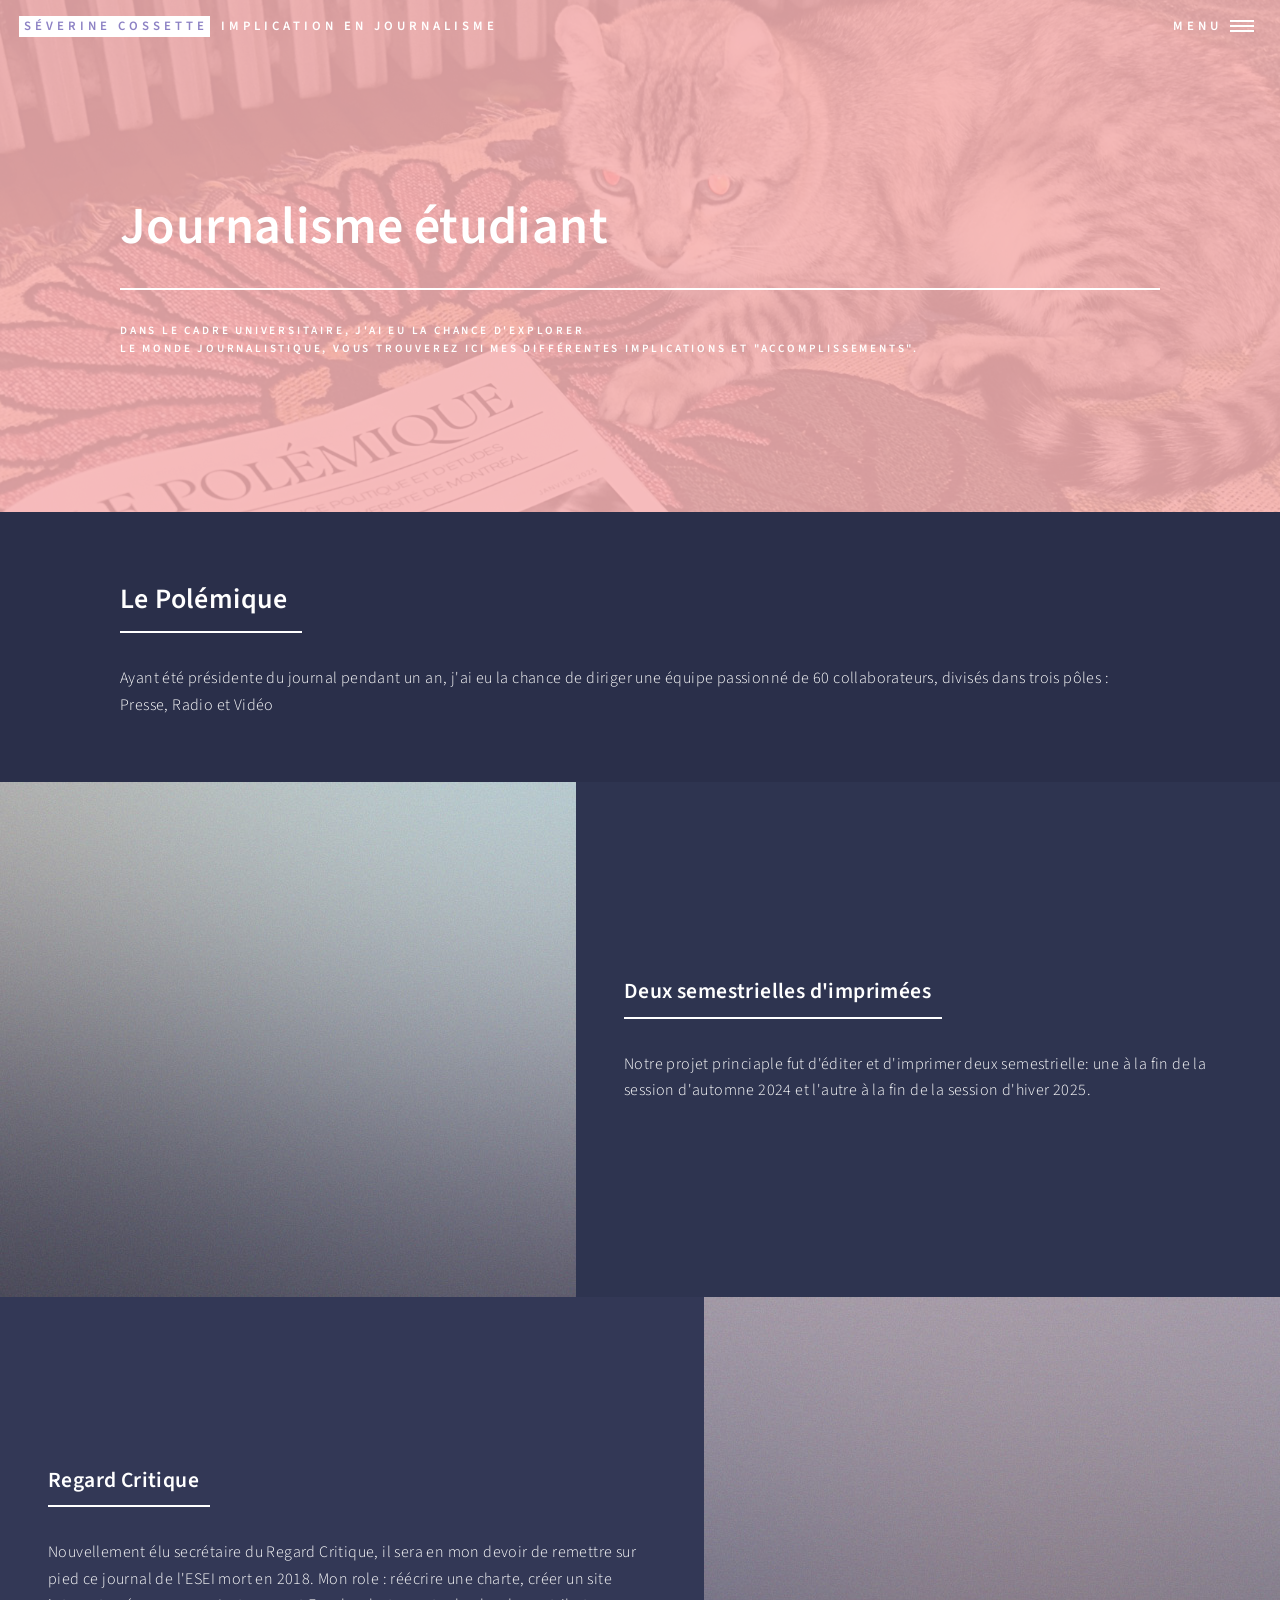
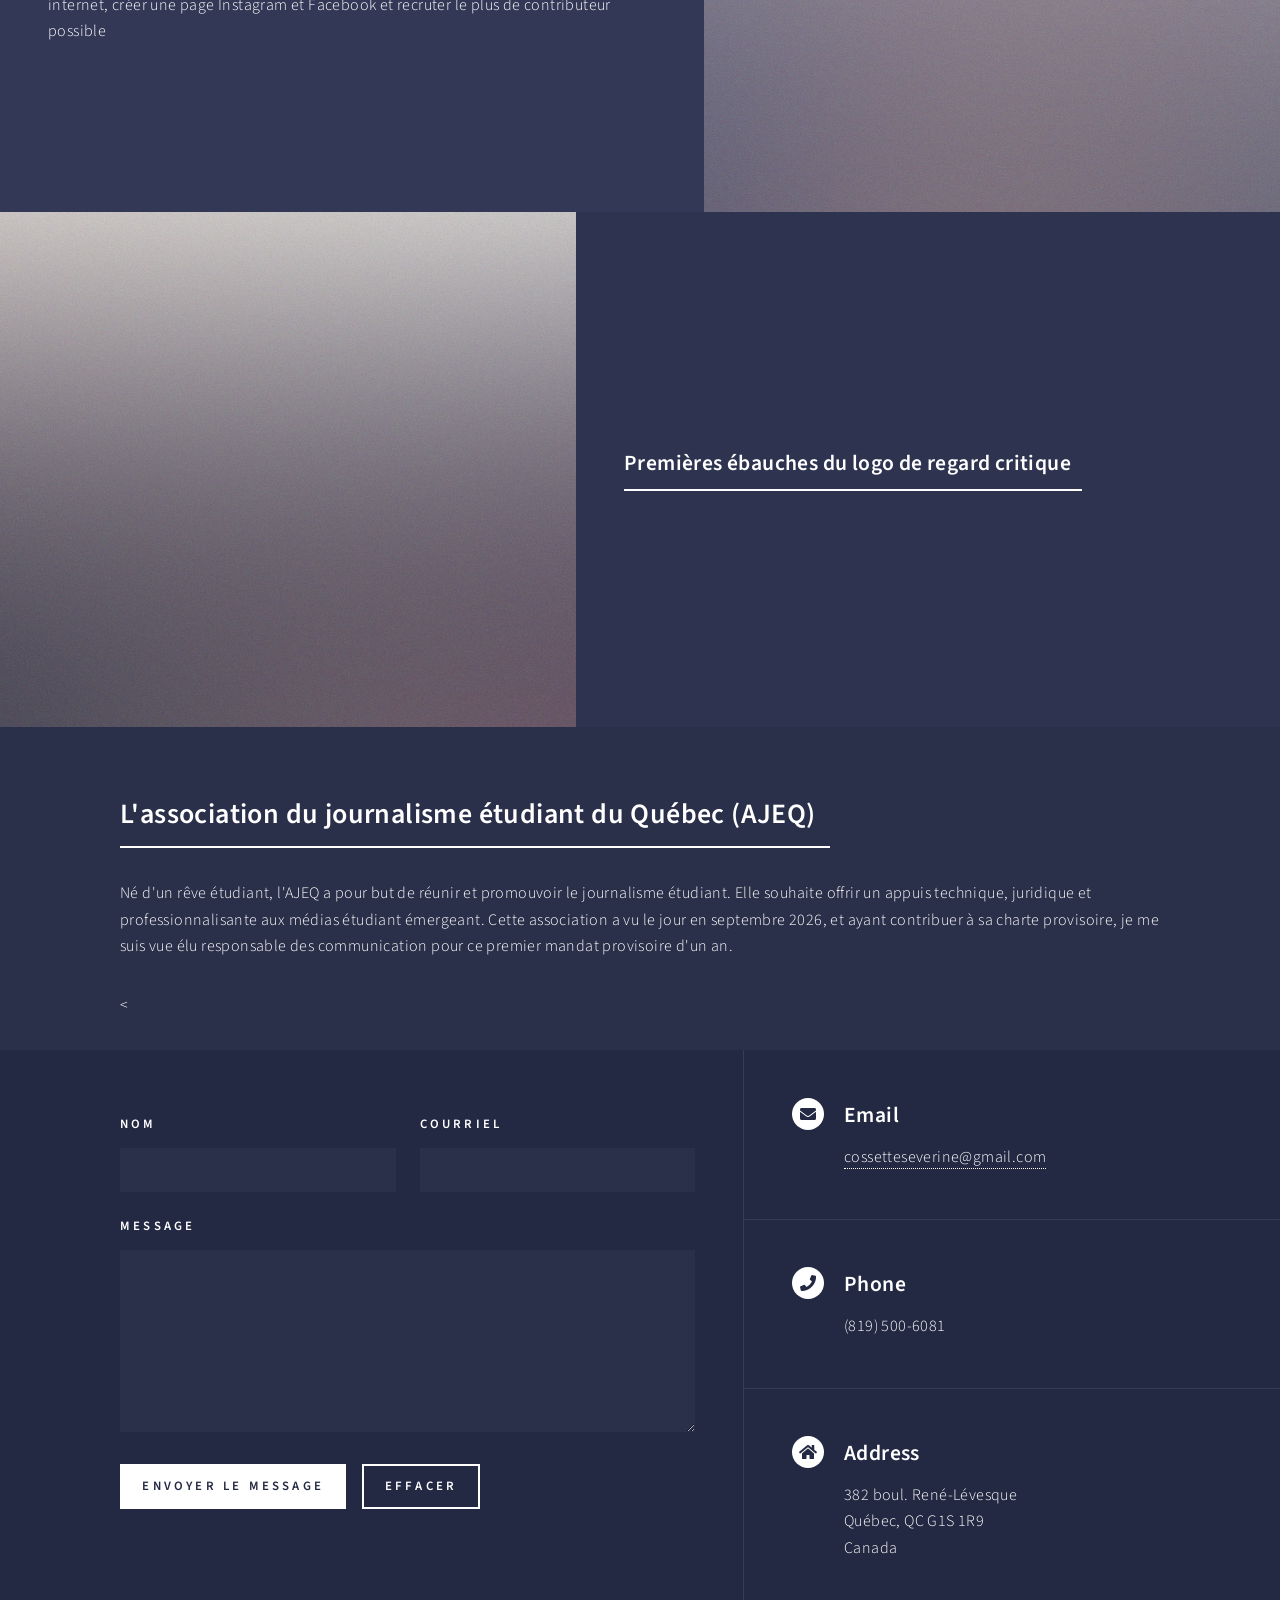
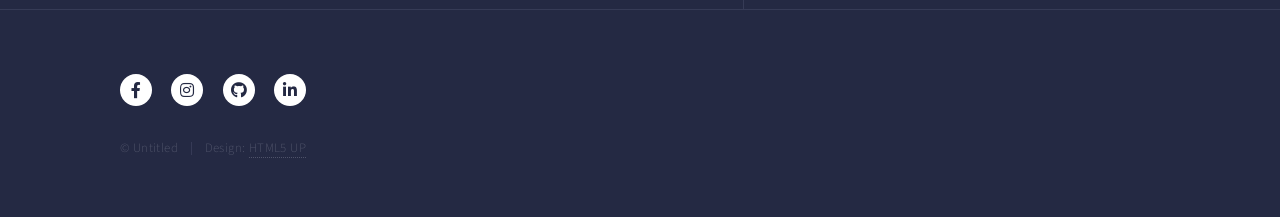
<file: journalisme.html>
<!DOCTYPE HTML>
<!--
	Forty by HTML5 UP
	html5up.net | @ajlkn
	Free for personal and commercial use under the CCA 3.0 license (html5up.net/license)
-->
<html>
	<head>
		<title>Séverine Cossette</title>
		<meta charset="utf-8" />
		<meta name="viewport" content="width=device-width, initial-scale=1, user-scalable=no" />
		<link rel="stylesheet" href="assets/css/main.css" />
		<noscript><link rel="stylesheet" href="assets/css/noscript.css" /></noscript>
	</head>
	<body class="is-preload">

		<!-- Wrapper -->
			<div id="wrapper">

				<!-- Header -->
				<!-- Note: The "styleN" class below should match that of the banner element. -->
					<header id="header" class="alt style2">
						<a href="index.html" class="logo"><strong>Séverine Cossette</strong> <span>Implication en journalisme</span></a>
						<nav>
							<a href="#menu">Menu</a>
						</nav>
					</header>

				<!-- Menu -->
					<nav id="menu">
						<ul class="links">
							<li><a href="index.html">Page d'accueil</a></li>
							<li><a href="universitaire.html">Parcours universitaire</a></li>
							<li><a href="echange.html">Échange étudiant</a></li>
							<li><a href="journalisme.html">Implication journalistique</a></li>
							<li><a href="politique.html">Implication partisane et non partisane</a></li>
							<li><a href="amis.html">Personnes importantes</a></li>
							<li><a href="professionel.html">Parcours professionnel</a></li></ul>
						</ul>
					</nav>

				<!-- Banner -->
				<!-- Note: The "styleN" class below should match that of the header element. -->
					<section id="banner" class="style3">
						<div class="inner">
							<span class="image">
								<img src="images/polemiquepab_web.jpeg" alt="" />
							</span>
							<header class="major">
								<h1>Journalisme étudiant</h1>
							</header>
							<div class="content">
								<p>Dans le cadre universitaire, j'ai eu la chance d'explorer<br />
								le monde journalistique, vous trouverez ici mes différentes implications et "accomplissements".</p>
							</div>
						</div>
					</section>

				<!-- Main -->
					<div id="main">

						<!-- One -->
							<section id="one">
								<div class="inner">
									<header class="major">
										<h2>Le Polémique</h2>
									</header>
									<p>Ayant été présidente du journal pendant un an, j'ai eu la chance de diriger une équipe passionné de 60 collaborateurs, divisés dans trois pôles : Presse, Radio et Vidéo</p>
								</div>
							</section>

						<!-- Two -->
							<section id="two" class="spotlights">
								<section>
									<a href="generic.html" class="image">
										<img src="images/pic08.jpg" alt="" data-position="center center" />
									</a>
									<div class="content">
										<div class="inner">
											<header class="major">
												<h3>Deux semestrielles d'imprimées</h3>
											</header>
											<p>Notre projet princiaple fut d'éditer et d'imprimer deux semestrielle: une à la fin de la session d'automne 2024 et l'autre à la fin de la session d'hiver 2025.</p>
											
											</ul>
										</div>
									</div>
								</section>
								<section>
									<a href="generic.html" class="image">
										<img src="images/pic09.jpg" alt="" data-position="top center" />
									</a>
									<div class="content">
										<div class="inner">
											<header class="major">
												<h3>Regard Critique</h3>
											</header>
											<p>Nouvellement élu secrétaire du Regard Critique, il sera en mon devoir de remettre sur pied ce journal de l'ESEI mort en 2018. Mon role : réécrire une charte, créer un site internet, créer une page Instagram et Facebook et recruter le plus de contributeur possible</p>
											</ul>
										</div>
									</div>
								</section>
								<section>
									<a href="generic.html" class="image">
										<img src="images/pic10.jpg" alt="" data-position="25% 25%" />
									</a>
									<div class="content">
										<div class="inner">
											<header class="major">
												<h3>Premières ébauches du logo de regard critique</h3>
											</header>
											</ul>
										</div>
									</div>
								</section>
							</section>

						<!-- Three -->
							<section id="three">
								<div class="inner">
									<header class="major">
										<h2>L'association du journalisme étudiant du Québec (AJEQ)</h2>
									</header>
									<p>Né d'un rêve étudiant, l'AJEQ a pour but de réunir et promouvoir le journalisme étudiant. Elle souhaite offrir un appuis technique, juridique et professionnalisante aux médias étudiant émergeant. Cette association a vu le jour en septembre 2026, et ayant contribuer à sa charte provisoire, je me suis vue élu responsable des communication pour ce premier mandat provisoire d'un an.</p>
									<</ul>
								</div>
							</section>

					</div>

								<!-- Contact -->
					<section id="contact">
						<div class="inner">
							<section>
								<form method="post" action="#">
									<div class="fields">
										<div class="field half">
											<label for="name">Nom</label>
											<input type="text" name="name" id="name" />
										</div>
										<div class="field half">
											<label for="email">Courriel</label>
											<input type="text" name="email" id="email" />
										</div>
										<div class="field">
											<label for="message">Message</label>
											<textarea name="message" id="message" rows="6"></textarea>
										</div>
									</div>
									<ul class="actions">
										<li><input type="submit" value="Envoyer le message" class="primary" /></li>
										<li><input type="reset" value="Effacer" /></li>
									</ul>
								</form>
							</section>
							<section class="split">
								<section>
									<div class="contact-method">
										<span class="icon solid alt fa-envelope"></span>
										<h3>Email</h3>
										<a href="#">cossetteseverine@gmail.com</a>
									</div>
								</section>
								<section>
									<div class="contact-method">
										<span class="icon solid alt fa-phone"></span>
										<h3>Phone</h3>
										<span>(819) 500-6081</span>
									</div>
								</section>
								<section>
									<div class="contact-method">
										<span class="icon solid alt fa-home"></span>
										<h3>Address</h3>
										<span>382 boul. René-Lévesque<br />
										Québec, QC G1S 1R9<br />
										Canada</span>
									</div>
								</section>
							</section>
						</div>
					</section>

				<!-- Footer -->
					<footer id="footer">
						<div class="inner">
							<ul class="icons">
								<li><a href="https://www.facebook.com/severine.cossette/" class="icon brands alt fa-facebook-f" target="_blank" rel="noopener"><span class="label">Facebook</span></a></li>
								<li><a href="https://www.instagram.com/scossette_/" class="icon brands alt fa-instagram" target="_blank" rel="noopener"><span class="label">Instagram</span></a></li>
								<li><a href="https://github.com/SevCos1" class="icon brands alt fa-github" target="_blank" rel="noopener"><span class="label">GitHub</span></a></li>
								<li><a href="https://www.linkedin.com/in/s%C3%A9verine-cossette-119508302/" class="icon brands alt fa-linkedin-in" target="_blank" rel="noopener"><span class="label">LinkedIn</span></a></li>
							</ul>
							<ul class="copyright">
								<li>&copy; Untitled</li><li>Design: <a href="https://html5up.net">HTML5 UP</a></li>
							</ul>
						</div>
					</footer>

			</div>


		<!-- Scripts -->
			<script src="assets/js/jquery.min.js"></script>
			<script src="assets/js/jquery.scrolly.min.js"></script>
			<script src="assets/js/jquery.scrollex.min.js"></script>
			<script src="assets/js/browser.min.js"></script>
			<script src="assets/js/breakpoints.min.js"></script>
			<script src="assets/js/util.js"></script>
			<script src="assets/js/main.js"></script>

	</body>
</html>
</file>
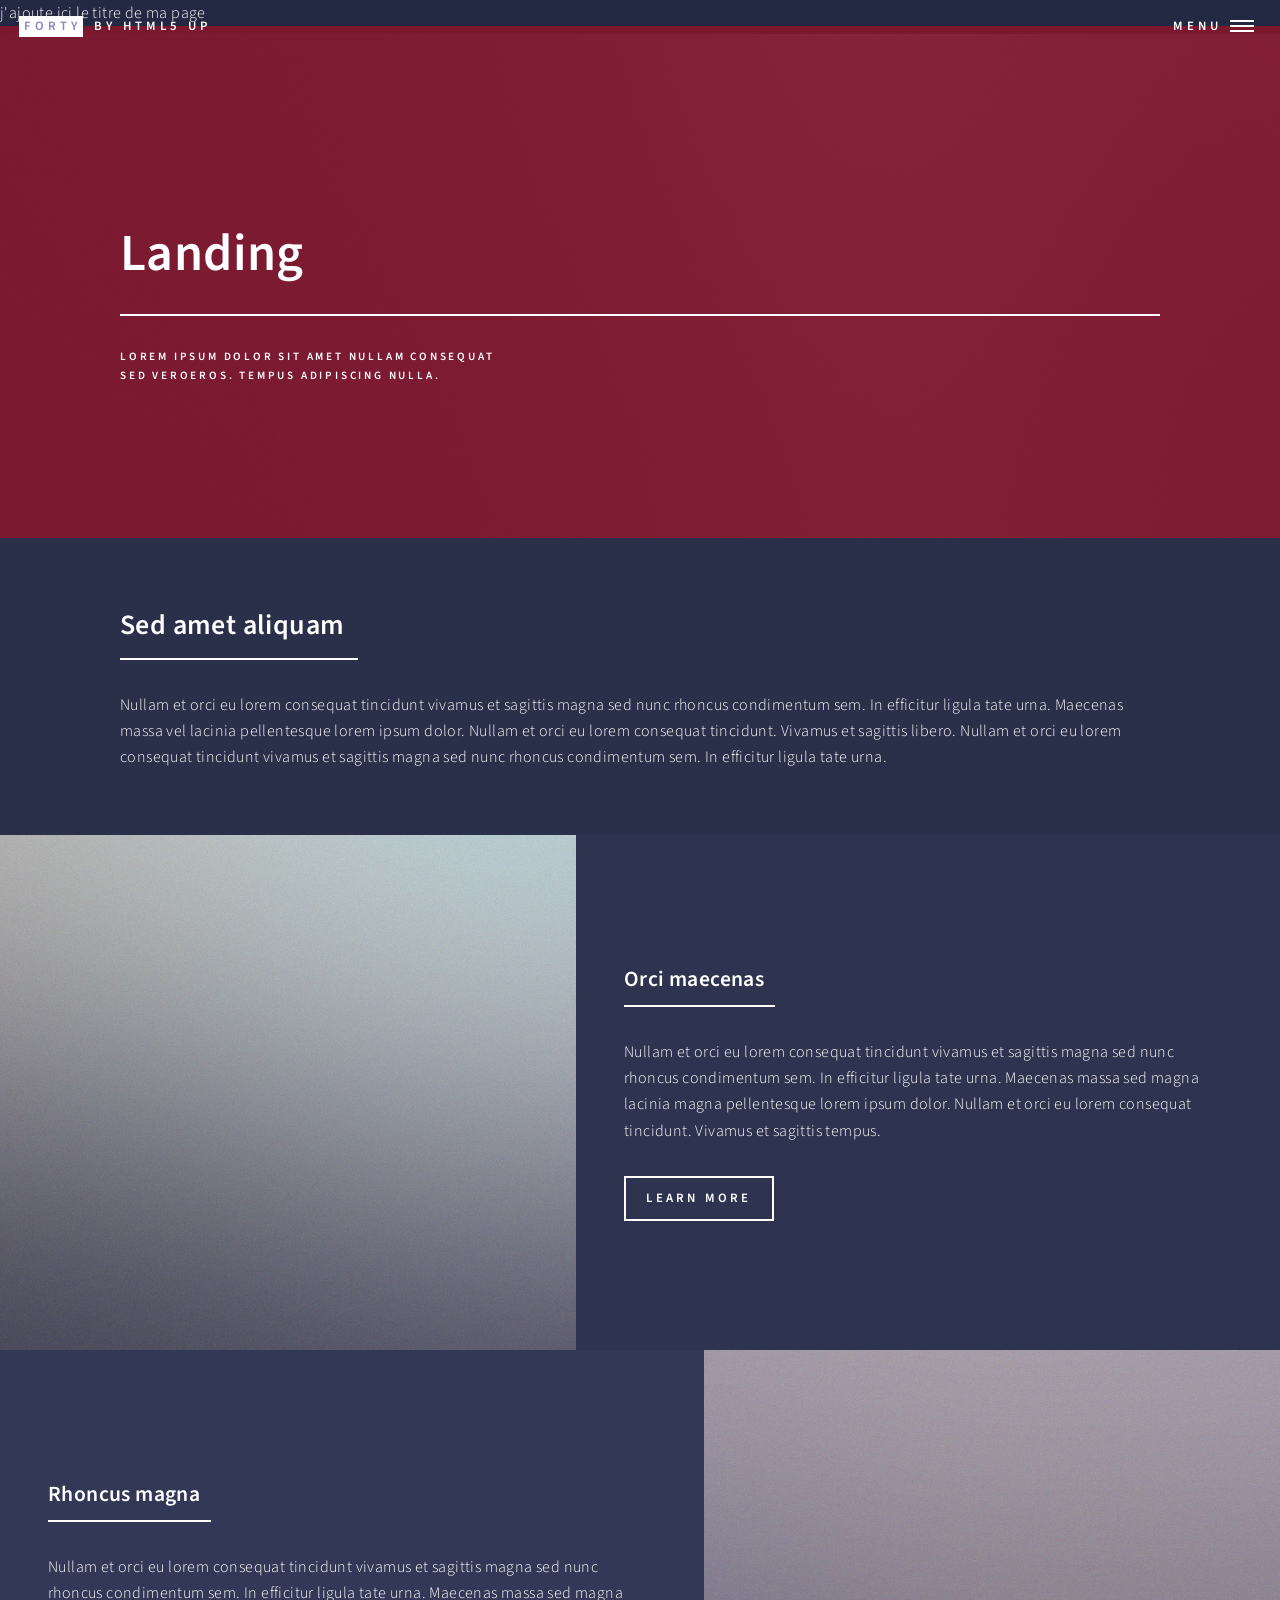
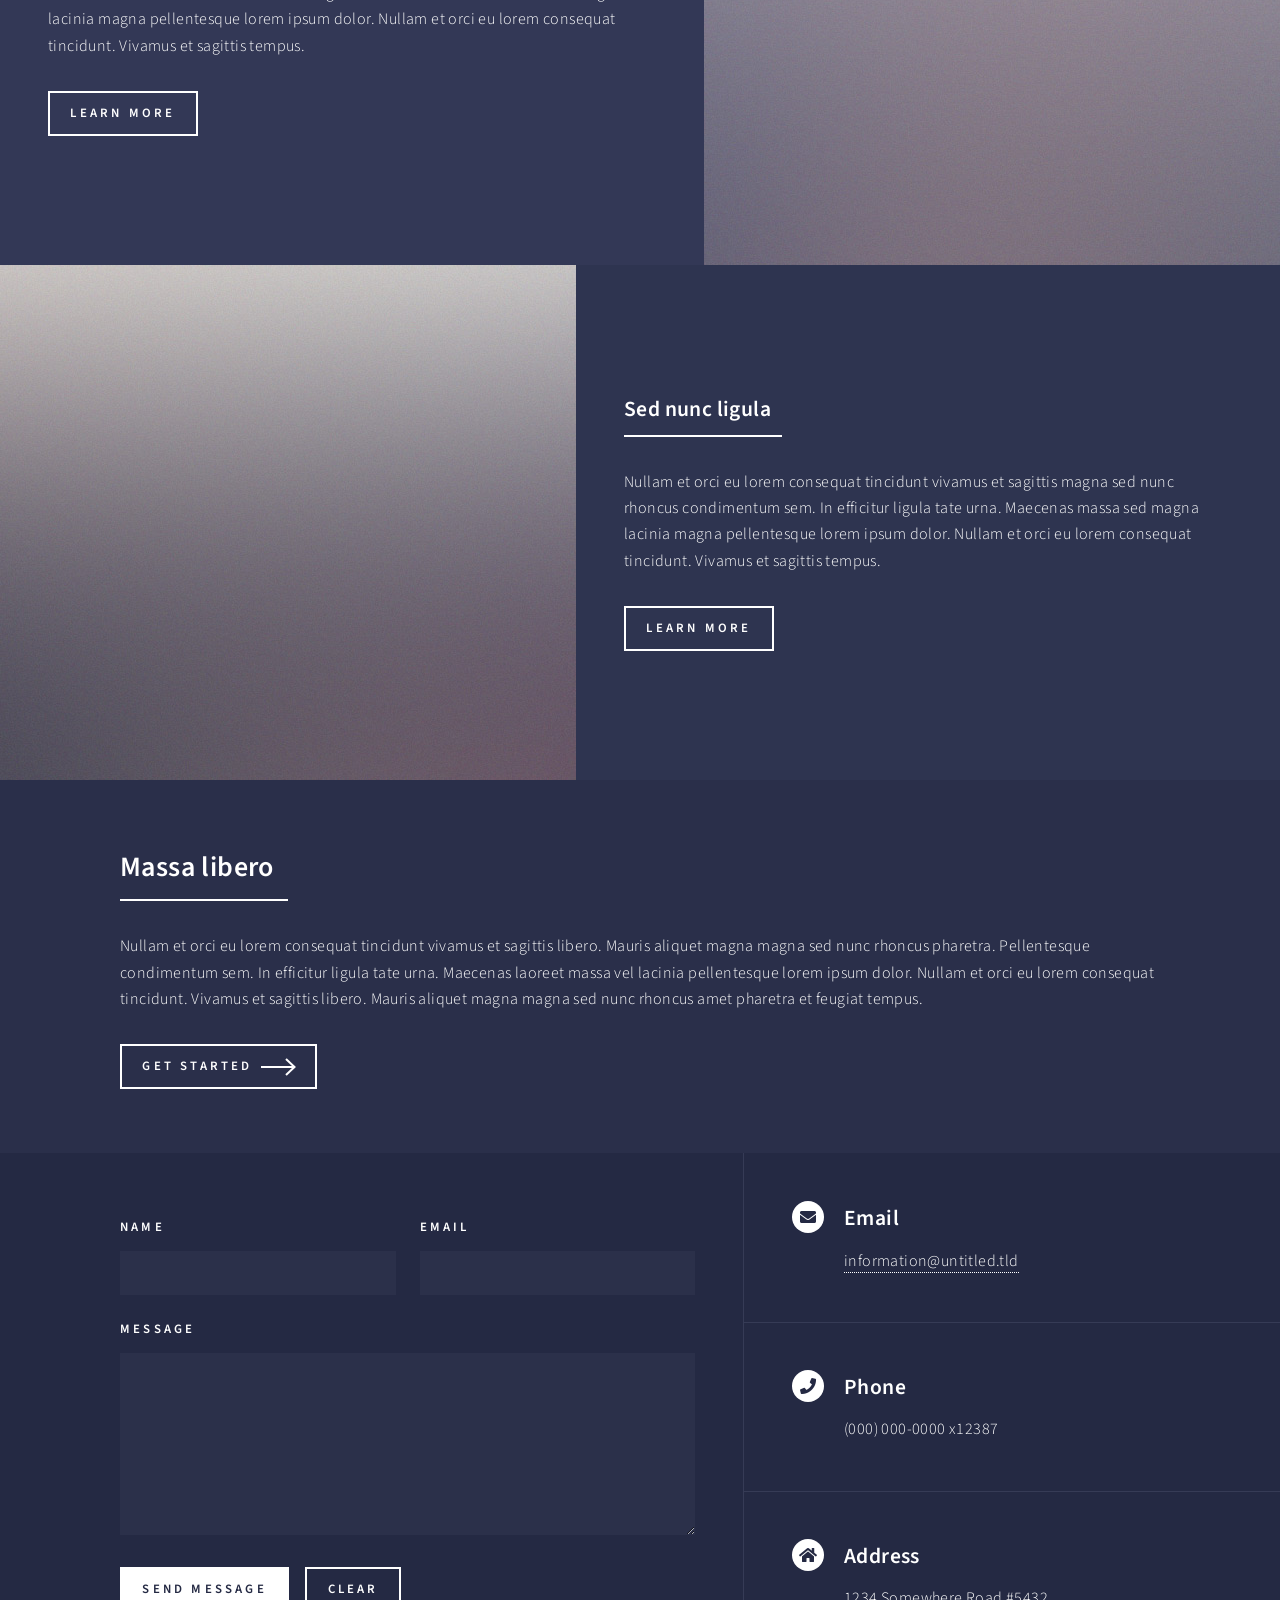
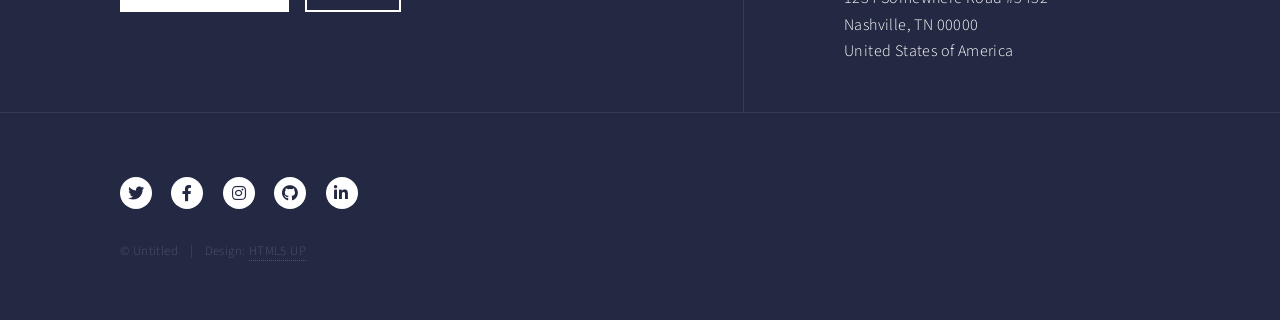
<file: landing.html>
<!DOCTYPE HTML>
<!--
	Forty by HTML5 UP
	html5up.net | @ajlkn
	Free for personal and commercial use under the CCA 3.0 license (html5up.net/license)
-->
<html>
	<head>
j'ajoute ici le titre de ma page
		<title>Séverine Cossette</title>
		<meta charset="utf-8" />
		<meta name="viewport" content="width=device-width, initial-scale=1, user-scalable=no" />
		<link rel="stylesheet" href="assets/css/main.css" />
		<noscript><link rel="stylesheet" href="assets/css/noscript.css" /></noscript>
	</head>
	<body class="is-preload">

		<!-- Wrapper -->
			<div id="wrapper">

				<!-- Header -->
				<!-- Note: The "styleN" class below should match that of the banner element. -->
					<header id="header" class="alt style2">
						<a href="index.html" class="logo"><strong>Forty</strong> <span>by HTML5 UP</span></a>
						<nav>
							<a href="#menu">Menu</a>
						</nav>
					</header>

				<!-- Menu -->
					<nav id="menu">
						<ul class="links">
							<li><a href="index.html">Home</a></li>
							<li><a href="landing.html">Landing</a></li>
							<li><a href="generic.html">Generic</a></li>
							<li><a href="elements.html">Elements</a></li>
						</ul>
						<ul class="actions stacked">
							<li><a href="#" class="button primary fit">Get Started</a></li>
							<li><a href="#" class="button fit">Log In</a></li>
						</ul>
					</nav>

				<!-- Banner -->
				<!-- Note: The "styleN" class below should match that of the header element. -->
					<section id="banner" class="style2">
						<div class="inner">
							<span class="image">
								<img src="images/pic07.jpg" alt="" />
							</span>
							<header class="major">
								<h1>Landing</h1>
							</header>
							<div class="content">
								<p>Lorem ipsum dolor sit amet nullam consequat<br />
								sed veroeros. tempus adipiscing nulla.</p>
							</div>
						</div>
					</section>

				<!-- Main -->
					<div id="main">

						<!-- One -->
							<section id="one">
								<div class="inner">
									<header class="major">
										<h2>Sed amet aliquam</h2>
									</header>
									<p>Nullam et orci eu lorem consequat tincidunt vivamus et sagittis magna sed nunc rhoncus condimentum sem. In efficitur ligula tate urna. Maecenas massa vel lacinia pellentesque lorem ipsum dolor. Nullam et orci eu lorem consequat tincidunt. Vivamus et sagittis libero. Nullam et orci eu lorem consequat tincidunt vivamus et sagittis magna sed nunc rhoncus condimentum sem. In efficitur ligula tate urna.</p>
								</div>
							</section>

						<!-- Two -->
							<section id="two" class="spotlights">
								<section>
									<a href="generic.html" class="image">
										<img src="images/pic08.jpg" alt="" data-position="center center" />
									</a>
									<div class="content">
										<div class="inner">
											<header class="major">
												<h3>Orci maecenas</h3>
											</header>
											<p>Nullam et orci eu lorem consequat tincidunt vivamus et sagittis magna sed nunc rhoncus condimentum sem. In efficitur ligula tate urna. Maecenas massa sed magna lacinia magna pellentesque lorem ipsum dolor. Nullam et orci eu lorem consequat tincidunt. Vivamus et sagittis tempus.</p>
											<ul class="actions">
												<li><a href="generic.html" class="button">Learn more</a></li>
											</ul>
										</div>
									</div>
								</section>
								<section>
									<a href="generic.html" class="image">
										<img src="images/pic09.jpg" alt="" data-position="top center" />
									</a>
									<div class="content">
										<div class="inner">
											<header class="major">
												<h3>Rhoncus magna</h3>
											</header>
											<p>Nullam et orci eu lorem consequat tincidunt vivamus et sagittis magna sed nunc rhoncus condimentum sem. In efficitur ligula tate urna. Maecenas massa sed magna lacinia magna pellentesque lorem ipsum dolor. Nullam et orci eu lorem consequat tincidunt. Vivamus et sagittis tempus.</p>
											<ul class="actions">
												<li><a href="generic.html" class="button">Learn more</a></li>
											</ul>
										</div>
									</div>
								</section>
								<section>
									<a href="generic.html" class="image">
										<img src="images/pic10.jpg" alt="" data-position="25% 25%" />
									</a>
									<div class="content">
										<div class="inner">
											<header class="major">
												<h3>Sed nunc ligula</h3>
											</header>
											<p>Nullam et orci eu lorem consequat tincidunt vivamus et sagittis magna sed nunc rhoncus condimentum sem. In efficitur ligula tate urna. Maecenas massa sed magna lacinia magna pellentesque lorem ipsum dolor. Nullam et orci eu lorem consequat tincidunt. Vivamus et sagittis tempus.</p>
											<ul class="actions">
												<li><a href="generic.html" class="button">Learn more</a></li>
											</ul>
										</div>
									</div>
								</section>
							</section>

						<!-- Three -->
							<section id="three">
								<div class="inner">
									<header class="major">
										<h2>Massa libero</h2>
									</header>
									<p>Nullam et orci eu lorem consequat tincidunt vivamus et sagittis libero. Mauris aliquet magna magna sed nunc rhoncus pharetra. Pellentesque condimentum sem. In efficitur ligula tate urna. Maecenas laoreet massa vel lacinia pellentesque lorem ipsum dolor. Nullam et orci eu lorem consequat tincidunt. Vivamus et sagittis libero. Mauris aliquet magna magna sed nunc rhoncus amet pharetra et feugiat tempus.</p>
									<ul class="actions">
										<li><a href="generic.html" class="button next">Get Started</a></li>
									</ul>
								</div>
							</section>

					</div>

				<!-- Contact -->
					<section id="contact">
						<div class="inner">
							<section>
								<form method="post" action="#">
									<div class="fields">
										<div class="field half">
											<label for="name">Name</label>
											<input type="text" name="name" id="name" />
										</div>
										<div class="field half">
											<label for="email">Email</label>
											<input type="text" name="email" id="email" />
										</div>
										<div class="field">
											<label for="message">Message</label>
											<textarea name="message" id="message" rows="6"></textarea>
										</div>
									</div>
									<ul class="actions">
										<li><input type="submit" value="Send Message" class="primary" /></li>
										<li><input type="reset" value="Clear" /></li>
									</ul>
								</form>
							</section>
							<section class="split">
								<section>
									<div class="contact-method">
										<span class="icon solid alt fa-envelope"></span>
										<h3>Email</h3>
										<a href="#">information@untitled.tld</a>
									</div>
								</section>
								<section>
									<div class="contact-method">
										<span class="icon solid alt fa-phone"></span>
										<h3>Phone</h3>
										<span>(000) 000-0000 x12387</span>
									</div>
								</section>
								<section>
									<div class="contact-method">
										<span class="icon solid alt fa-home"></span>
										<h3>Address</h3>
										<span>1234 Somewhere Road #5432<br />
										Nashville, TN 00000<br />
										United States of America</span>
									</div>
								</section>
							</section>
						</div>
					</section>

				<!-- Footer -->
					<footer id="footer">
						<div class="inner">
							<ul class="icons">
								<li><a href="#" class="icon brands alt fa-twitter"><span class="label">Twitter</span></a></li>
								<li><a href="#" class="icon brands alt fa-facebook-f"><span class="label">Facebook</span></a></li>
								<li><a href="#" class="icon brands alt fa-instagram"><span class="label">Instagram</span></a></li>
								<li><a href="#" class="icon brands alt fa-github"><span class="label">GitHub</span></a></li>
								<li><a href="#" class="icon brands alt fa-linkedin-in"><span class="label">LinkedIn</span></a></li>
							</ul>
							<ul class="copyright">
								<li>&copy; Untitled</li><li>Design: <a href="https://html5up.net">HTML5 UP</a></li>
							</ul>
						</div>
					</footer>

			</div>

		<!-- Scripts -->
			<script src="assets/js/jquery.min.js"></script>
			<script src="assets/js/jquery.scrolly.min.js"></script>
			<script src="assets/js/jquery.scrollex.min.js"></script>
			<script src="assets/js/browser.min.js"></script>
			<script src="assets/js/breakpoints.min.js"></script>
			<script src="assets/js/util.js"></script>
			<script src="assets/js/main.js"></script>

	</body>
</html>
</file>
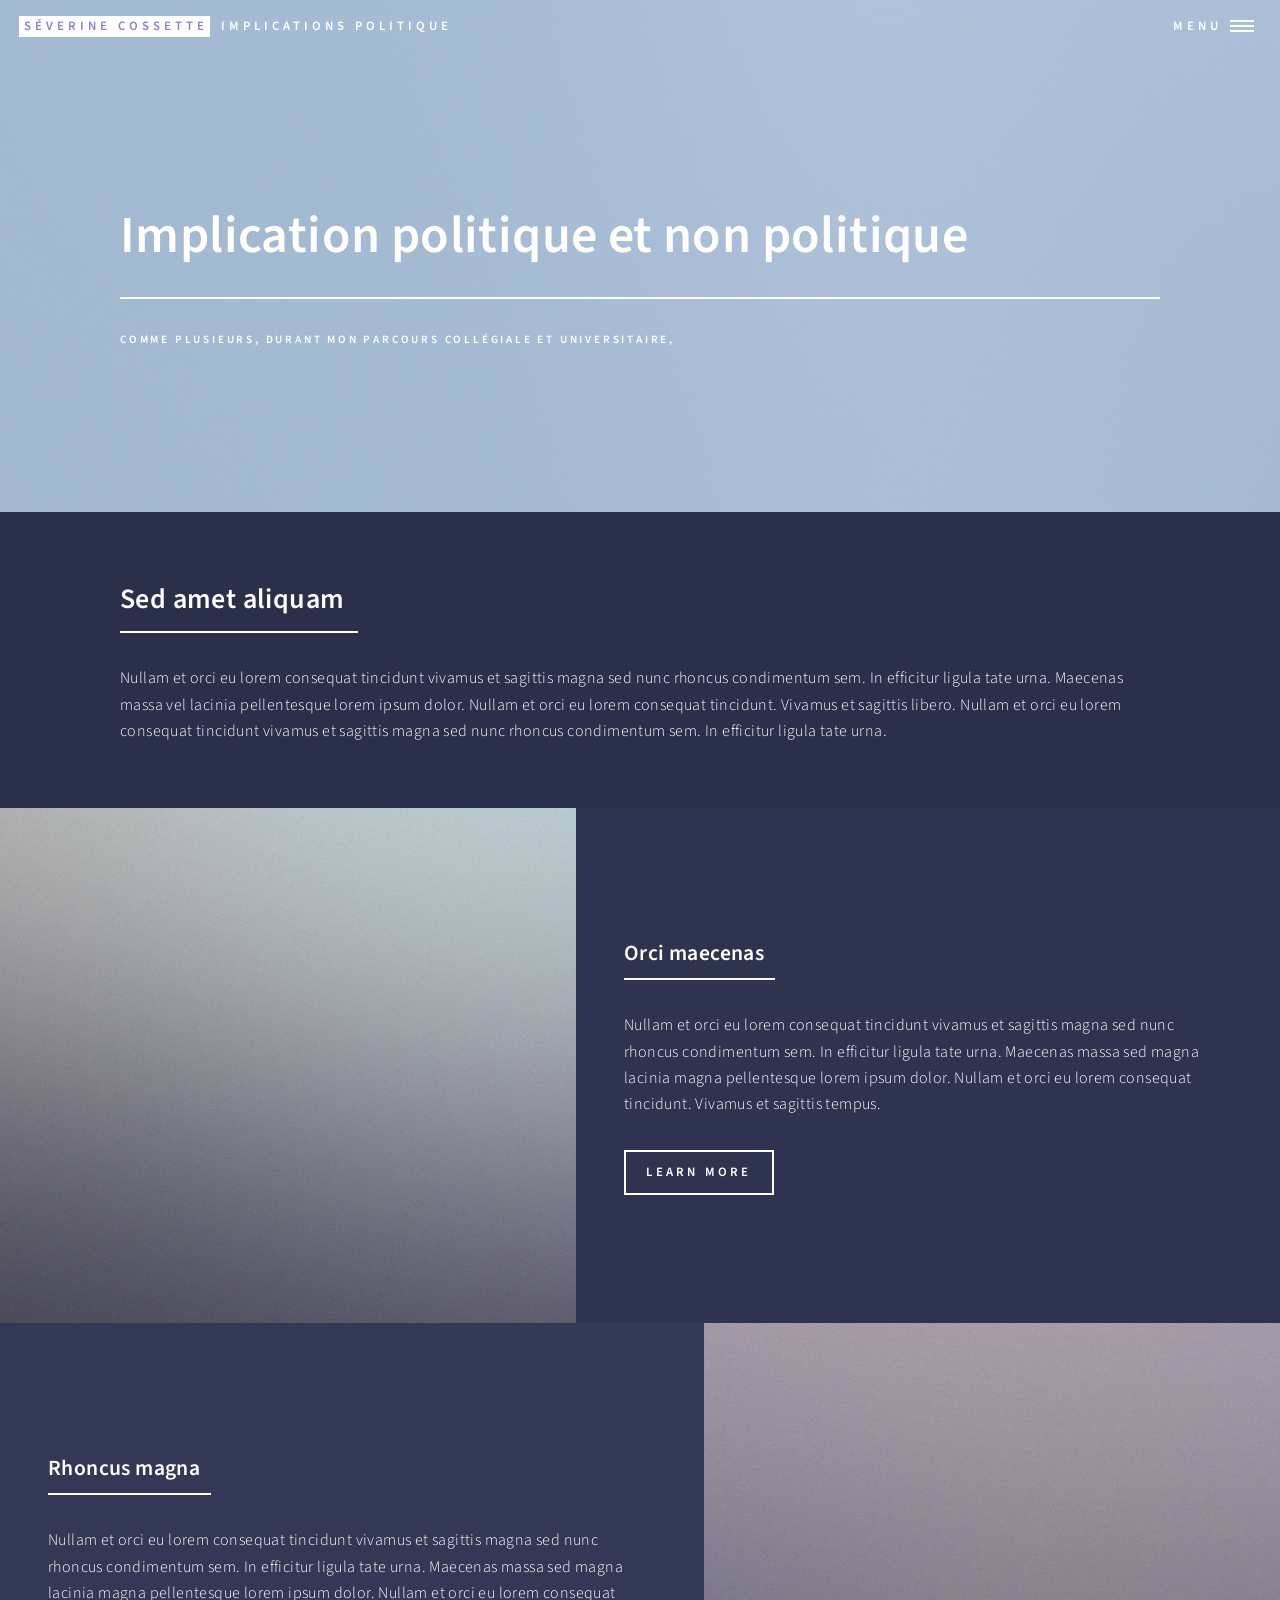
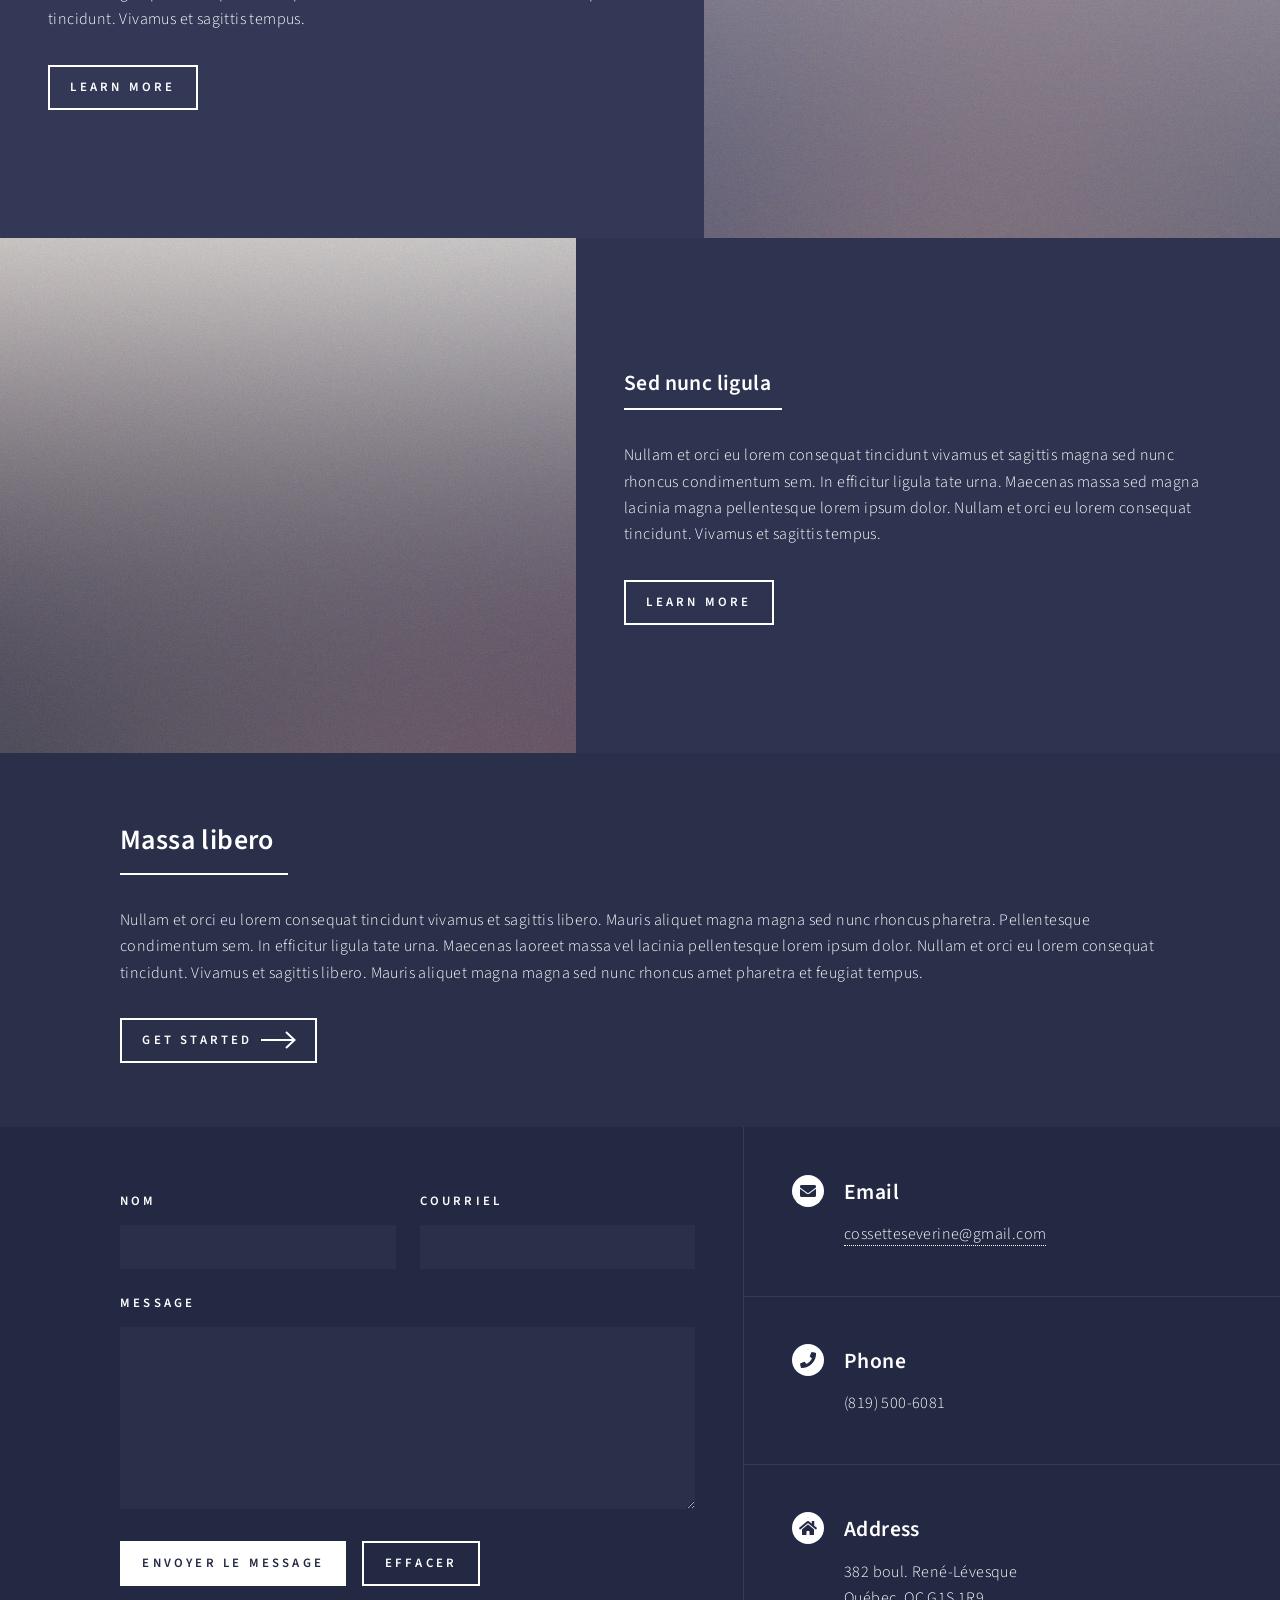
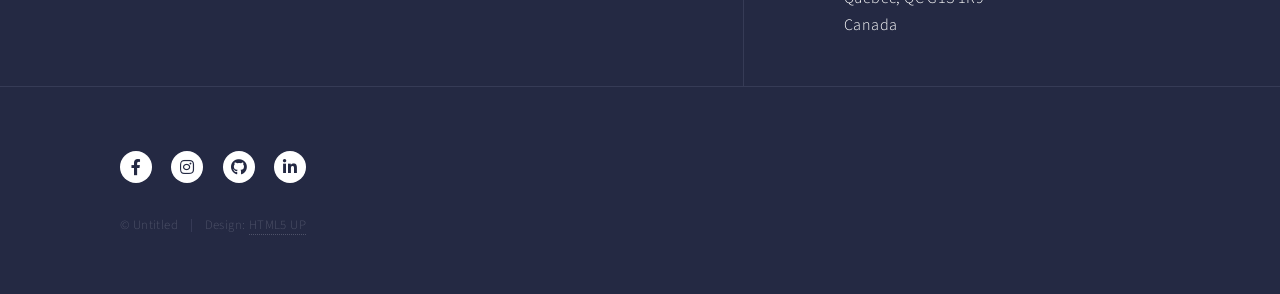
<file: politique.html>
<!DOCTYPE HTML>
<!--
	Forty by HTML5 UP
	html5up.net | @ajlkn
	Free for personal and commercial use under the CCA 3.0 license (html5up.net/license)
-->
<html>
	<head>
		<title>Séverine Cossette</title>
		<meta charset="utf-8" />
		<meta name="viewport" content="width=device-width, initial-scale=1, user-scalable=no" />
		<link rel="stylesheet" href="assets/css/main.css" />
		<noscript><link rel="stylesheet" href="assets/css/noscript.css" /></noscript>
	</head>
	<body class="is-preload">

		<!-- Wrapper -->
			<div id="wrapper">

				<!-- Header -->
				<!-- Note: The "styleN" class below should match that of the banner element. -->
					<header id="header" class="alt style2">
						<a href="index.html" class="logo"><strong>Séverine Cossette</strong> <span>Implications politique</span></a>
						<nav>
							<a href="#menu">Menu</a>
						</nav>
					</header>

				<!-- Menu -->
					<nav id="menu">
						<ul class="links">
							<li><a href="index.html">Page d'accueil</a></li>
							<li><a href="universitaire.html">Parcours universitaire</a></li>
							<li><a href="echange.html">Échange étudiant</a></li>
							<li><a href="journalisme.html">Implication journalistique</a></li>
							<li><a href="politique.html">Implication partisane et non partisane</a></li>
							<li><a href="amis.html">Personnes importantes</a></li>
							<li><a href="professionel.html">Parcours professionnel</a></li> </ul>
						</ul>
					</nav>

				<!-- Banner -->
				<!-- Note: The "styleN" class below should match that of the header element. -->
					<section id="banner" class="style4">
						<div class="inner">
							<span class="image">
								<img src="images/pic07.jpg" alt="" />
							</span>
							<header class="major">
								<h1>Implication politique et non politique</h1>
							</header>
							<div class="content">
								<p>Comme plusieurs, durant mon parcours collégiale et universitaire, <br />
								</p>
							</div>
						</div>
					</section>

				<!-- Main -->
					<div id="main">

						<!-- One -->
							<section id="one">
								<div class="inner">
									<header class="major">
										<h2>Sed amet aliquam</h2>
									</header>
									<p>Nullam et orci eu lorem consequat tincidunt vivamus et sagittis magna sed nunc rhoncus condimentum sem. In efficitur ligula tate urna. Maecenas massa vel lacinia pellentesque lorem ipsum dolor. Nullam et orci eu lorem consequat tincidunt. Vivamus et sagittis libero. Nullam et orci eu lorem consequat tincidunt vivamus et sagittis magna sed nunc rhoncus condimentum sem. In efficitur ligula tate urna.</p>
								</div>
							</section>

						<!-- Two -->
							<section id="two" class="spotlights">
								<section>
									<a href="generic.html" class="image">
										<img src="images/pic08.jpg" alt="" data-position="center center" />
									</a>
									<div class="content">
										<div class="inner">
											<header class="major">
												<h3>Orci maecenas</h3>
											</header>
											<p>Nullam et orci eu lorem consequat tincidunt vivamus et sagittis magna sed nunc rhoncus condimentum sem. In efficitur ligula tate urna. Maecenas massa sed magna lacinia magna pellentesque lorem ipsum dolor. Nullam et orci eu lorem consequat tincidunt. Vivamus et sagittis tempus.</p>
											<ul class="actions">
												<li><a href="generic.html" class="button">Learn more</a></li>
											</ul>
										</div>
									</div>
								</section>
								<section>
									<a href="generic.html" class="image">
										<img src="images/pic09.jpg" alt="" data-position="top center" />
									</a>
									<div class="content">
										<div class="inner">
											<header class="major">
												<h3>Rhoncus magna</h3>
											</header>
											<p>Nullam et orci eu lorem consequat tincidunt vivamus et sagittis magna sed nunc rhoncus condimentum sem. In efficitur ligula tate urna. Maecenas massa sed magna lacinia magna pellentesque lorem ipsum dolor. Nullam et orci eu lorem consequat tincidunt. Vivamus et sagittis tempus.</p>
											<ul class="actions">
												<li><a href="generic.html" class="button">Learn more</a></li>
											</ul>
										</div>
									</div>
								</section>
								<section>
									<a href="generic.html" class="image">
										<img src="images/pic10.jpg" alt="" data-position="25% 25%" />
									</a>
									<div class="content">
										<div class="inner">
											<header class="major">
												<h3>Sed nunc ligula</h3>
											</header>
											<p>Nullam et orci eu lorem consequat tincidunt vivamus et sagittis magna sed nunc rhoncus condimentum sem. In efficitur ligula tate urna. Maecenas massa sed magna lacinia magna pellentesque lorem ipsum dolor. Nullam et orci eu lorem consequat tincidunt. Vivamus et sagittis tempus.</p>
											<ul class="actions">
												<li><a href="generic.html" class="button">Learn more</a></li>
											</ul>
										</div>
									</div>
								</section>
							</section>

						<!-- Three -->
							<section id="three">
								<div class="inner">
									<header class="major">
										<h2>Massa libero</h2>
									</header>
									<p>Nullam et orci eu lorem consequat tincidunt vivamus et sagittis libero. Mauris aliquet magna magna sed nunc rhoncus pharetra. Pellentesque condimentum sem. In efficitur ligula tate urna. Maecenas laoreet massa vel lacinia pellentesque lorem ipsum dolor. Nullam et orci eu lorem consequat tincidunt. Vivamus et sagittis libero. Mauris aliquet magna magna sed nunc rhoncus amet pharetra et feugiat tempus.</p>
									<ul class="actions">
										<li><a href="generic.html" class="button next">Get Started</a></li>
									</ul>
								</div>
							</section>

					</div>

								<!-- Contact -->
					<section id="contact">
						<div class="inner">
							<section>
								<form method="post" action="#">
									<div class="fields">
										<div class="field half">
											<label for="name">Nom</label>
											<input type="text" name="name" id="name" />
										</div>
										<div class="field half">
											<label for="email">Courriel</label>
											<input type="text" name="email" id="email" />
										</div>
										<div class="field">
											<label for="message">Message</label>
											<textarea name="message" id="message" rows="6"></textarea>
										</div>
									</div>
									<ul class="actions">
										<li><input type="submit" value="Envoyer le message" class="primary" /></li>
										<li><input type="reset" value="Effacer" /></li>
									</ul>
								</form>
							</section>
							<section class="split">
								<section>
									<div class="contact-method">
										<span class="icon solid alt fa-envelope"></span>
										<h3>Email</h3>
										<a href="#">cossetteseverine@gmail.com</a>
									</div>
								</section>
								<section>
									<div class="contact-method">
										<span class="icon solid alt fa-phone"></span>
										<h3>Phone</h3>
										<span>(819) 500-6081</span>
									</div>
								</section>
								<section>
									<div class="contact-method">
										<span class="icon solid alt fa-home"></span>
										<h3>Address</h3>
										<span>382 boul. René-Lévesque<br />
										Québec, QC G1S 1R9<br />
										Canada</span>
									</div>
								</section>
							</section>
						</div>
					</section>

				<!-- Footer -->
					<footer id="footer">
						<div class="inner">
							<ul class="icons">
								<li><a href="https://www.facebook.com/severine.cossette/" class="icon brands alt fa-facebook-f" target="_blank" rel="noopener"><span class="label">Facebook</span></a></li>
								<li><a href="https://www.instagram.com/scossette_/" class="icon brands alt fa-instagram" target="_blank" rel="noopener"><span class="label">Instagram</span></a></li>
								<li><a href="https://github.com/SevCos1" class="icon brands alt fa-github" target="_blank" rel="noopener"><span class="label">GitHub</span></a></li>
								<li><a href="https://www.linkedin.com/in/s%C3%A9verine-cossette-119508302/" class="icon brands alt fa-linkedin-in" target="_blank" rel="noopener"><span class="label">LinkedIn</span></a></li>
							</ul>
							<ul class="copyright">
								<li>&copy; Untitled</li><li>Design: <a href="https://html5up.net">HTML5 UP</a></li>
							</ul>
						</div>
					</footer>

			</div>


		<!-- Scripts -->
			<script src="assets/js/jquery.min.js"></script>
			<script src="assets/js/jquery.scrolly.min.js"></script>
			<script src="assets/js/jquery.scrollex.min.js"></script>
			<script src="assets/js/browser.min.js"></script>
			<script src="assets/js/breakpoints.min.js"></script>
			<script src="assets/js/util.js"></script>
			<script src="assets/js/main.js"></script>

	</body>
</html>
</file>
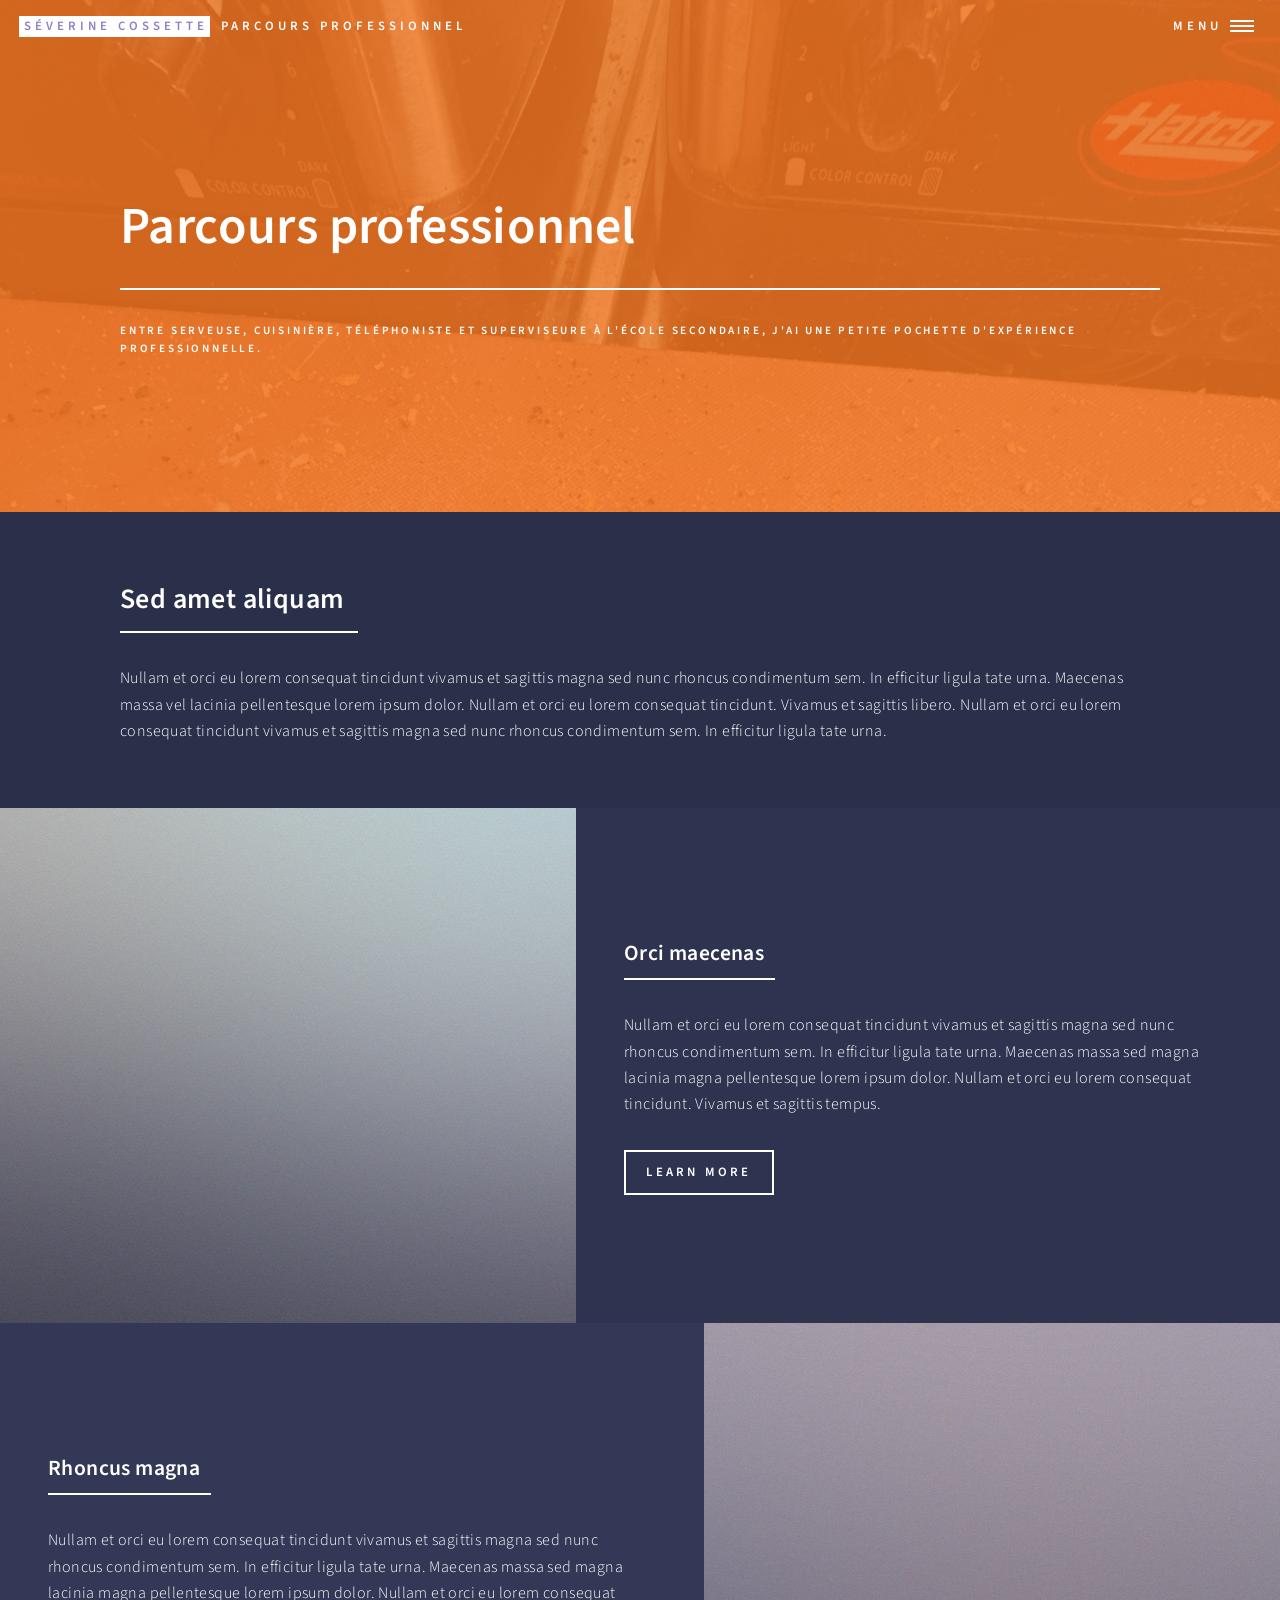
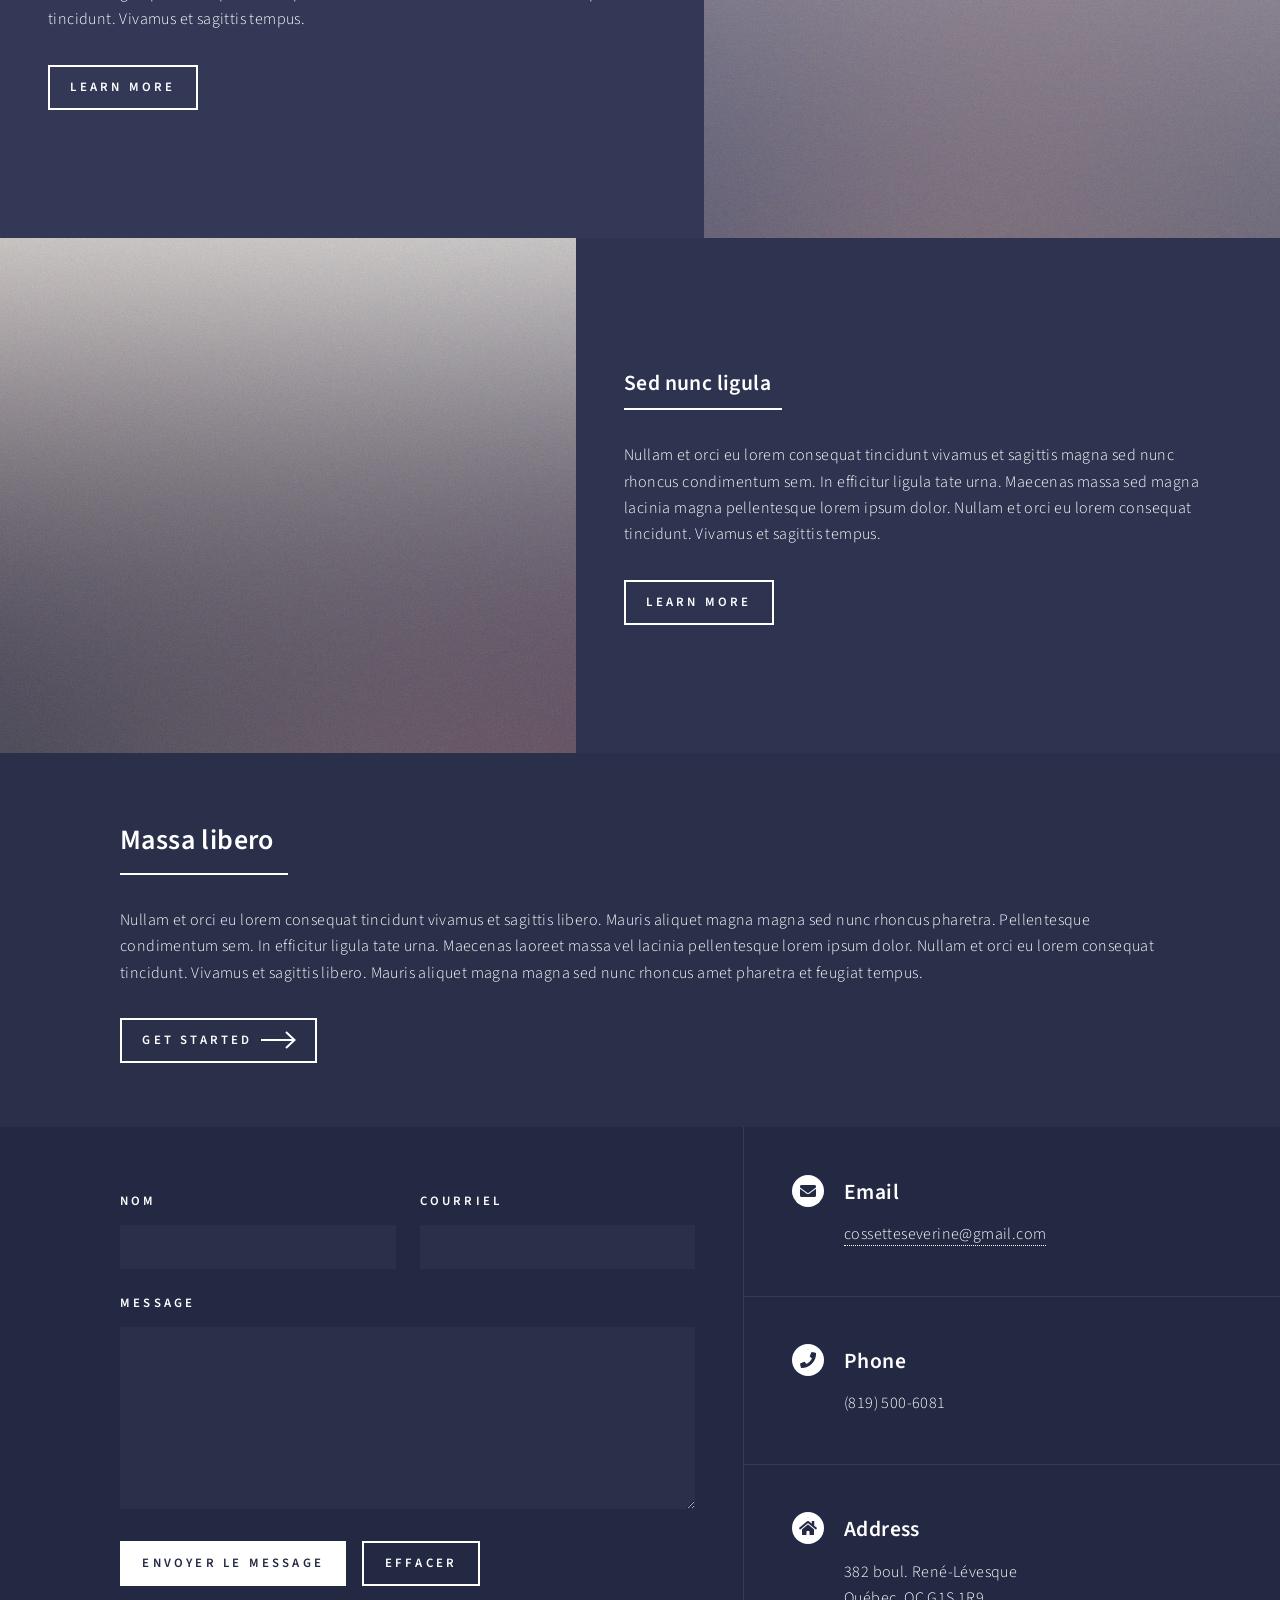
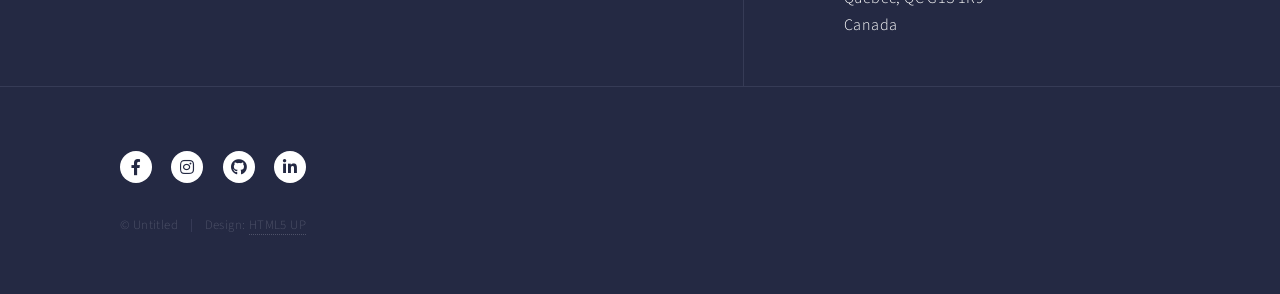
<file: professionel.html>
<!DOCTYPE HTML>
<!--
	Forty by HTML5 UP
	html5up.net | @ajlkn
	Free for personal and commercial use under the CCA 3.0 license (html5up.net/license)
-->
<html>
	<head>
		<title>Séverine Cossette</title>
		<meta charset="utf-8" />
		<meta name="viewport" content="width=device-width, initial-scale=1, user-scalable=no" />
		<link rel="stylesheet" href="assets/css/main.css" />
		<noscript><link rel="stylesheet" href="assets/css/noscript.css" /></noscript>
	</head>
	<body class="is-preload">

		<!-- Wrapper -->
			<div id="wrapper">

				<!-- Header -->
				<!-- Note: The "styleN" class below should match that of the banner element. -->
					<header id="header" class="alt style2">
						<a href="index.html" class="logo"><strong>Séverine Cossette</strong> <span>Parcours professionnel</span></a>
						<nav>
							<a href="#menu">Menu</a>
						</nav>
					</header>

				<!-- Menu -->
					<nav id="menu">
						<ul class="links">
							<li><a href="index.html">Page d'accueil</a></li>
							<li><a href="universitaire.html">Parcours universitaire</a></li>
							<li><a href="echange.html">Échange étudiant</a></li>
							<li><a href="journalisme.html">Implication journalistique</a></li>
							<li><a href="politique.html">Implication partisane et non partisane</a></li>
							<li><a href="amis.html">Personnes importantes</a></li>
							<li><a href="professionel.html">Parcours professionnel</a></li></ul>
						</ul>
					</nav>

				<!-- Banner -->
				<!-- Note: The "styleN" class below should match that of the header element. -->
					<section id="banner" class="style6">
						<div class="inner">
							<span class="image">
								<img src="images/toast_web.jpeg" alt="" />
							</span>
							<header class="major">
								<h1>Parcours professionnel
								</h1>
							</header>
							<div class="content">
								<p>Entre serveuse, cuisinière, téléphoniste et superviseure à l'école secondaire, j'ai une petite pochette d'expérience professionnelle.</p>
							</div>
						</div>
					</section>

				<!-- Main -->
					<div id="main">

						<!-- One -->
							<section id="one">
								<div class="inner">
									<header class="major">
										<h2>Sed amet aliquam</h2>
									</header>
									<p>Nullam et orci eu lorem consequat tincidunt vivamus et sagittis magna sed nunc rhoncus condimentum sem. In efficitur ligula tate urna. Maecenas massa vel lacinia pellentesque lorem ipsum dolor. Nullam et orci eu lorem consequat tincidunt. Vivamus et sagittis libero. Nullam et orci eu lorem consequat tincidunt vivamus et sagittis magna sed nunc rhoncus condimentum sem. In efficitur ligula tate urna.</p>
								</div>
							</section>

						<!-- Two -->
							<section id="two" class="spotlights">
								<section>
									<a href="generic.html" class="image">
										<img src="images/pic08.jpg" alt="" data-position="center center" />
									</a>
									<div class="content">
										<div class="inner">
											<header class="major">
												<h3>Orci maecenas</h3>
											</header>
											<p>Nullam et orci eu lorem consequat tincidunt vivamus et sagittis magna sed nunc rhoncus condimentum sem. In efficitur ligula tate urna. Maecenas massa sed magna lacinia magna pellentesque lorem ipsum dolor. Nullam et orci eu lorem consequat tincidunt. Vivamus et sagittis tempus.</p>
											<ul class="actions">
												<li><a href="generic.html" class="button">Learn more</a></li>
											</ul>
										</div>
									</div>
								</section>
								<section>
									<a href="generic.html" class="image">
										<img src="images/pic09.jpg" alt="" data-position="top center" />
									</a>
									<div class="content">
										<div class="inner">
											<header class="major">
												<h3>Rhoncus magna</h3>
											</header>
											<p>Nullam et orci eu lorem consequat tincidunt vivamus et sagittis magna sed nunc rhoncus condimentum sem. In efficitur ligula tate urna. Maecenas massa sed magna lacinia magna pellentesque lorem ipsum dolor. Nullam et orci eu lorem consequat tincidunt. Vivamus et sagittis tempus.</p>
											<ul class="actions">
												<li><a href="generic.html" class="button">Learn more</a></li>
											</ul>
										</div>
									</div>
								</section>
								<section>
									<a href="generic.html" class="image">
										<img src="images/pic10.jpg" alt="" data-position="25% 25%" />
									</a>
									<div class="content">
										<div class="inner">
											<header class="major">
												<h3>Sed nunc ligula</h3>
											</header>
											<p>Nullam et orci eu lorem consequat tincidunt vivamus et sagittis magna sed nunc rhoncus condimentum sem. In efficitur ligula tate urna. Maecenas massa sed magna lacinia magna pellentesque lorem ipsum dolor. Nullam et orci eu lorem consequat tincidunt. Vivamus et sagittis tempus.</p>
											<ul class="actions">
												<li><a href="generic.html" class="button">Learn more</a></li>
											</ul>
										</div>
									</div>
								</section>
							</section>

						<!-- Three -->
							<section id="three">
								<div class="inner">
									<header class="major">
										<h2>Massa libero</h2>
									</header>
									<p>Nullam et orci eu lorem consequat tincidunt vivamus et sagittis libero. Mauris aliquet magna magna sed nunc rhoncus pharetra. Pellentesque condimentum sem. In efficitur ligula tate urna. Maecenas laoreet massa vel lacinia pellentesque lorem ipsum dolor. Nullam et orci eu lorem consequat tincidunt. Vivamus et sagittis libero. Mauris aliquet magna magna sed nunc rhoncus amet pharetra et feugiat tempus.</p>
									<ul class="actions">
										<li><a href="generic.html" class="button next">Get Started</a></li>
									</ul>
								</div>
							</section>

					</div>

								<!-- Contact -->
					<section id="contact">
						<div class="inner">
							<section>
								<form method="post" action="#">
									<div class="fields">
										<div class="field half">
											<label for="name">Nom</label>
											<input type="text" name="name" id="name" />
										</div>
										<div class="field half">
											<label for="email">Courriel</label>
											<input type="text" name="email" id="email" />
										</div>
										<div class="field">
											<label for="message">Message</label>
											<textarea name="message" id="message" rows="6"></textarea>
										</div>
									</div>
									<ul class="actions">
										<li><input type="submit" value="Envoyer le message" class="primary" /></li>
										<li><input type="reset" value="Effacer" /></li>
									</ul>
								</form>
							</section>
							<section class="split">
								<section>
									<div class="contact-method">
										<span class="icon solid alt fa-envelope"></span>
										<h3>Email</h3>
										<a href="#">cossetteseverine@gmail.com</a>
									</div>
								</section>
								<section>
									<div class="contact-method">
										<span class="icon solid alt fa-phone"></span>
										<h3>Phone</h3>
										<span>(819) 500-6081</span>
									</div>
								</section>
								<section>
									<div class="contact-method">
										<span class="icon solid alt fa-home"></span>
										<h3>Address</h3>
										<span>382 boul. René-Lévesque<br />
										Québec, QC G1S 1R9<br />
										Canada</span>
									</div>
								</section>
							</section>
						</div>
					</section>

				<!-- Footer -->
					<footer id="footer">
						<div class="inner">
							<ul class="icons">
								<li><a href="https://www.facebook.com/severine.cossette/" class="icon brands alt fa-facebook-f" target="_blank" rel="noopener"><span class="label">Facebook</span></a></li>
								<li><a href="https://www.instagram.com/scossette_/" class="icon brands alt fa-instagram" target="_blank" rel="noopener"><span class="label">Instagram</span></a></li>
								<li><a href="https://github.com/SevCos1" class="icon brands alt fa-github" target="_blank" rel="noopener"><span class="label">GitHub</span></a></li>
								<li><a href="https://www.linkedin.com/in/s%C3%A9verine-cossette-119508302/" class="icon brands alt fa-linkedin-in" target="_blank" rel="noopener"><span class="label">LinkedIn</span></a></li>
							</ul>
							<ul class="copyright">
								<li>&copy; Untitled</li><li>Design: <a href="https://html5up.net">HTML5 UP</a></li>
							</ul>
						</div>
					</footer>

			</div>

		<!-- Scripts -->
			<script src="assets/js/jquery.min.js"></script>
			<script src="assets/js/jquery.scrolly.min.js"></script>
			<script src="assets/js/jquery.scrollex.min.js"></script>
			<script src="assets/js/browser.min.js"></script>
			<script src="assets/js/breakpoints.min.js"></script>
			<script src="assets/js/util.js"></script>
			<script src="assets/js/main.js"></script>

	</body>
</html>
</file>
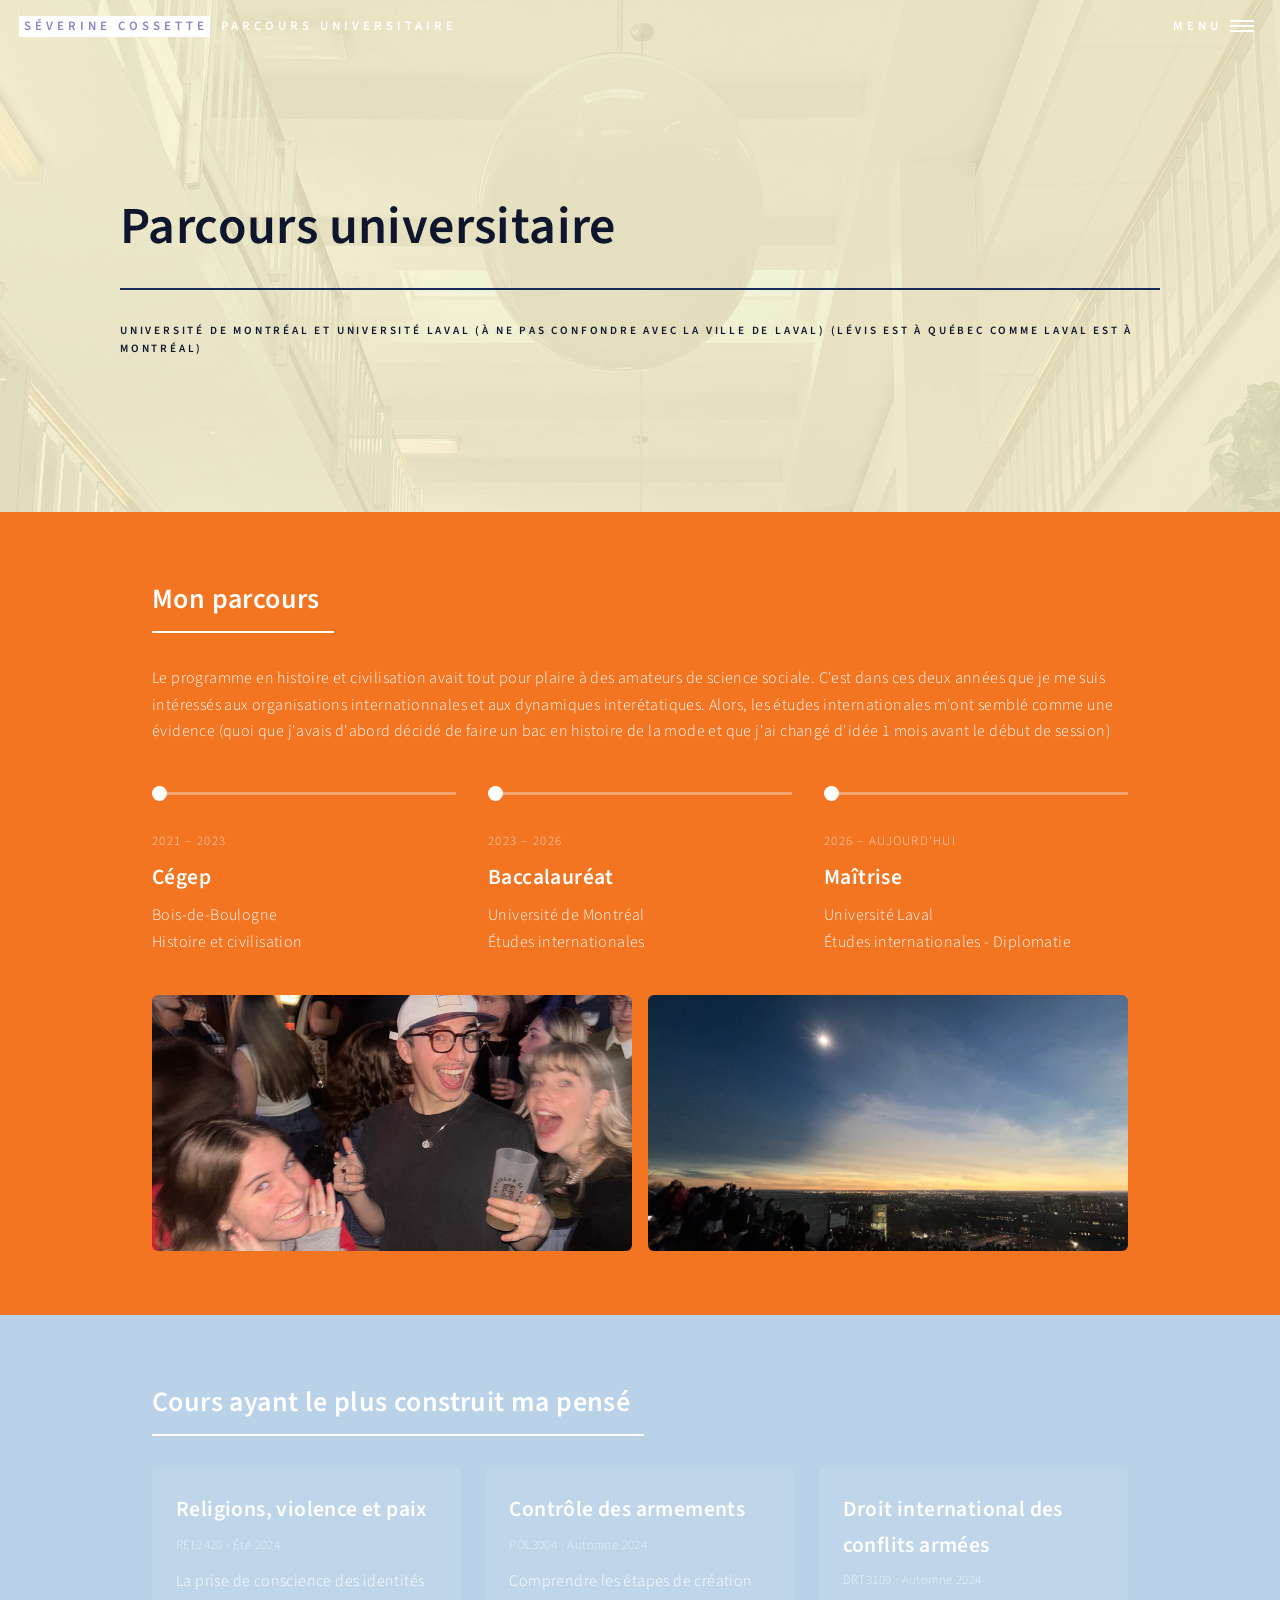
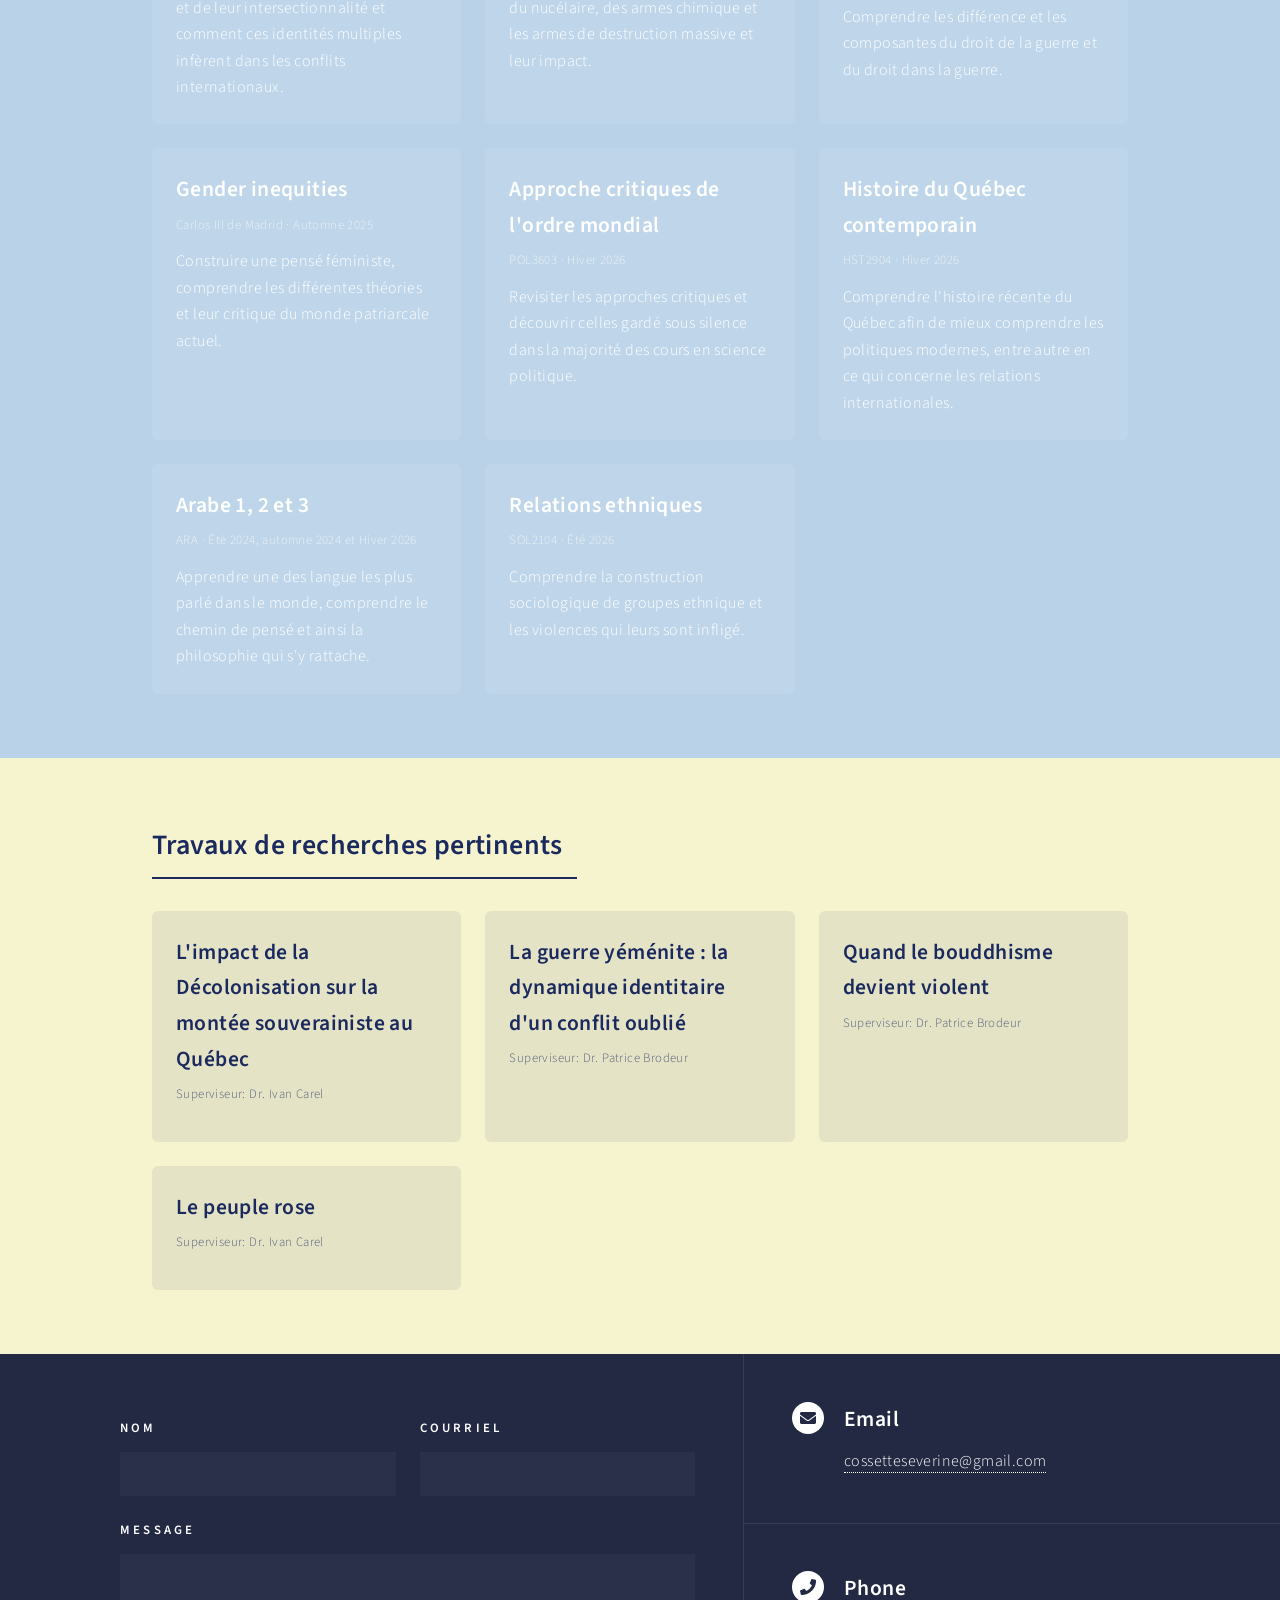
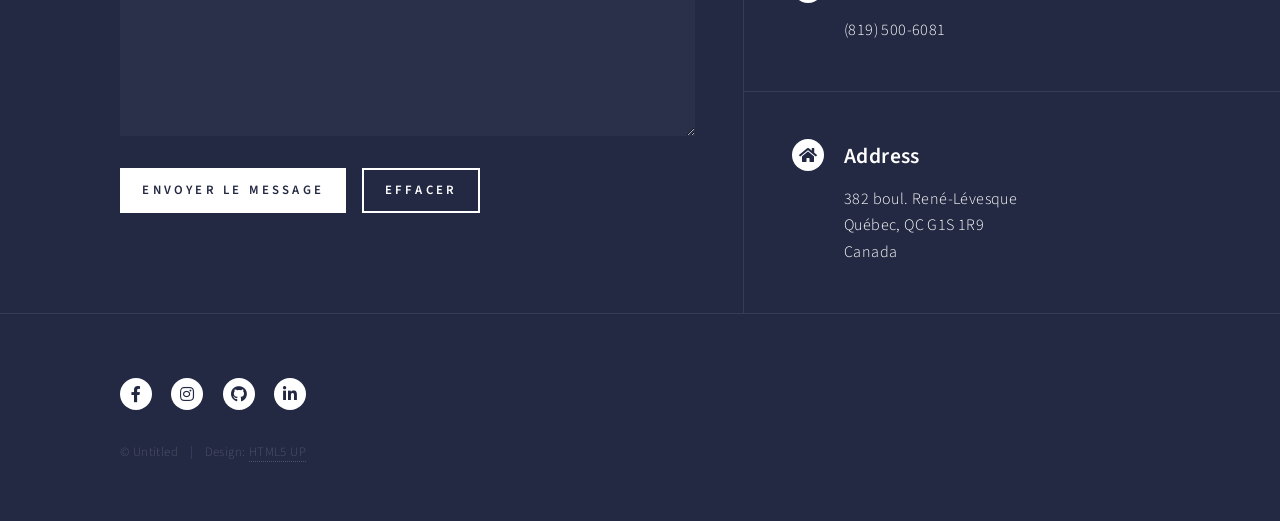
<file: universitaire.html>
<!DOCTYPE HTML>
<!--
	Forty by HTML5 UP
	html5up.net | @ajlkn
	Free for personal and commercial use under the CCA 3.0 license (html5up.net/license)
-->
<html>
	<head>
		<title>Séverine Cossette</title>
		<meta charset="utf-8" />
		<meta name="viewport" content="width=device-width, initial-scale=1, user-scalable=no" />
		<link rel="stylesheet" href="assets/css/main.css" />
		<noscript><link rel="stylesheet" href="assets/css/noscript.css" /></noscript>
		<style>
	.bloc { background-color: var(--couleur, #2e3450); color: var(--texte, #fff); padding: 4em 0; }
	.bloc .contenu { max-width: 65em; margin: 0 auto; padding: 0 2em; }
	.bloc h2, .bloc h3 { color: var(--texte, #fff); }

	/* Ligne du temps */
	.timeline { display: flex; gap: 2em; margin: 3em 0 0; padding: 0; list-style: none; }
	.timeline li { flex: 1; position: relative; padding: 2em 0 0 0; border-top: 3px solid rgba(255,255,255,.35); }
	.timeline li::before { content: ""; position: absolute; top: -9px; left: 0; width: 15px; height: 15px; border-radius: 50%; background: var(--texte, #fff); }
	.timeline .annees { font-size: .8em; letter-spacing: .1em; text-transform: uppercase; opacity: .7; }
	.timeline h3 { margin: .3em 0; }
	.timeline p { margin: 0; }

	/* Cartes (cours et travaux) */
	.cartes { display: grid; grid-template-columns: repeat(auto-fit, minmax(16em, 1fr)); gap: 1.5em; margin-top: 2em; }
	.carte { background: var(--carte, rgba(255,255,255,.08)); padding: 1.5em; border-radius: 6px; }	.carte h3 { margin-bottom: .3em; }
	.carte .sous-titre { font-size: .8em; opacity: .7; margin-bottom: 1em; }
	.carte p { margin: 0; }

	/* Photos */
	.photos { display: flex; gap: 1em; flex-wrap: wrap; margin-top: 2.5em; }
	.photos img { flex: 1 1 14em; max-width: 100%; height: 16em; object-fit: cover; border-radius: 6px; }

	@media (max-width: 736px) {
		.timeline { flex-direction: column; gap: 1.5em; }
		.timeline li { border-top: 0; border-left: 3px solid rgba(255,255,255,.35); padding: 0 0 0 1.5em; }
		.timeline li::before { top: .3em; left: -9px; }
	}
	/* Texte du banner en bleu foncé */
	#banner h1,
	#banner p,
	#banner .content p {
		color: #0e152c !important;
	}
	/* Lignes du banner en bleu foncé */
	#banner h1::after,
	#banner header.major::after,
	#banner .content::before,
	#banner .content::after {
		border-color: #1a2a5e !important;
		background-color: #1a2a5e !important;
	}
	/* Les lignes sous les titres suivent la couleur du texte de la section */
	.bloc header.major::after,
	.bloc header.major h2::after,
	.bloc header.major h3::after,
	.bloc .carte h3::after {
		border-color: var(--texte, #fff) !important;
		background-color: var(--texte, #fff) !important;
	}
</style>
	</head>
	<body class="is-preload">

		<!-- Wrapper -->
			<div id="wrapper">

				<!-- Header -->
				<!-- Note: The "styleN" class below should match that of the banner element. -->
					<header id="header" class="alt style2">
						<a href="index.html" class="logo"><strong>Séverine Cossette</strong> <span>Parcours universitaire</span></a>
						<nav>
							<a href="#menu">Menu</a>
						</nav>
					</header>

				<!-- Menu -->
					<nav id="menu">
						<ul class="links">
							<li><a href="index.html">Page d'accueil</a></li>
							<li><a href="universitaire.html">Parcours universitaire</a></li>
							<li><a href="echange.html">Échange étudiant</a></li>
							<li><a href="journalisme.html">Implication journalistique</a></li>
							<li><a href="politique.html">Implication partisane et non partisane</a></li>
							<li><a href="amis.html">Personnes importantes</a></li>
							<li><a href="professionel.html">Parcours professionnel</a></li>
						</ul>
					</nav>

				<!-- Banner -->
				<!-- Note: The "styleN" class below should match that of the header element. -->
					<section id="banner" class="style1">
						<div class="inner">
							<span class="image">
								<img src="images/ulaval_web.jpeg" alt="" />
							</span>
							<header class="major">
								<h1>Parcours universitaire</h1>
							</header>
							<div class="content">
								<p>Université de Montréal et Université Laval (à ne pas confondre avec la ville de Laval) (Lévis est à Québec comme Laval est à Montréal)<br />
								</p>
							</div>
						</div>
					</section>

				<!-- Parcours -->
					<section class="bloc" style="--couleur: #f37521;">
						<div class="contenu">
							<header class="major">
								<h2>Mon parcours</h2>
							</header>
							<p>Le programme en histoire et civilisation avait tout pour plaire à des amateurs de science sociale. C'est dans ces deux années que je me suis intéressés aux organisations internationnales et aux dynamiques interétatiques. Alors, les études internationales m'ont semblé comme une évidence (quoi que j'avais d'abord décidé de faire un bac en histoire de la mode et que j'ai changé d'idée 1 mois avant le début de session)</p>

							<ul class="timeline">
								<li>
									<span class="annees">2021 – 2023</span>
									<h3>Cégep</h3>
									<p>Bois-de-Boulogne<br>Histoire et civilisation</p>
								</li>
								<li>
									<span class="annees">2023 – 2026</span>
									<h3>Baccalauréat</h3>
									<p>Université de Montréal<br>Études internationales</p>
								</li>
								<li>
									<span class="annees">2026 – aujourd'hui</span>
									<h3>Maîtrise</h3>
									<p>Université Laval<br>Études internationales - Diplomatie</p>
								</li>
							</ul>

							<div class="photos">
								<img src="images/maisonnee_web.jpeg" alt="Petite soirée à la Maiz (La Maisonnée, aka deuxième maison)" />
								<img src="images/eclipse_web.jpeg" alt="La vue de l'éclipse solaire depuis l'Oratoire Saint-Joseph" />
							</div>
						</div>
					</section>

					<!-- Cours préférés -->
					<section class="bloc" style="--couleur: #bad2e8;">
						<div class="contenu">
							<header class="major">
								<h2>Cours ayant le plus construit ma pensé</h2>
							</header>
							<div class="cartes">
								<div class="carte">
									<h3>Religions, violence et paix</h3>
									<p class="sous-titre">REL2420 · Été 2024</p>
									<p>La prise de conscience des identités et de leur intersectionnalité et comment ces identités multiples infèrent dans les conflits internationaux.</p>
								</div>
								<div class="carte">
									<h3>Contrôle des armements</h3>
									<p class="sous-titre">POL3004 · Automne 2024</p>
									<p>Comprendre les étapes de création du nucélaire, des armes chimique et les armes de destruction massive et leur impact.</p>
								</div>
								<div class="carte">
									<h3>Droit international des conflits armées</h3>
									<p class="sous-titre">DRT3109 · Automne 2024</p>
									<p>Comprendre les différence et les composantes du droit de la guerre et du droit dans la guerre.</p>
								</div>
								<div class="carte">
									<h3>Gender inequities</h3>
									<p class="sous-titre">Carlos III de Madrid · Automne 2025</p>
									<p>Construire une pensé féministe, comprendre les différentes théories et leur critique du monde patriarcale actuel.</p>
								</div>
								<div class="carte">
									<h3>Approche critiques de l'ordre mondial</h3>
									<p class="sous-titre">POL3603 · Hiver 2026</p>
									<p>Revisiter les approches critiques et découvrir celles gardé sous silence dans la majorité des cours en science politique.</p>
								</div>
								<div class="carte">
									<h3>Histoire du Québec contemporain</h3>
									<p class="sous-titre">HST2904 · Hiver 2026</p>
									<p>Comprendre l'histoire récente du Québec afin de mieux comprendre les politiques modernes, entre autre en ce qui concerne les relations internationales.</p>
								</div>
								<div class="carte">
									<h3>Arabe 1, 2 et 3</h3>
									<p class="sous-titre">ARA · Été 2024, automne 2024 et Hiver 2026</p>
									<p>Apprendre une des langue les plus parlé dans le monde, comprendre le chemin de pensé et ainsi la philosophie qui s'y rattache.</p>
								</div>
								<div class="carte">
									<h3>Relations ethniques</h3>
									<p class="sous-titre">SOL2104 · Été 2026</p>
									<p>Comprendre la construction sociologique de groupes ethnique et les violences qui leurs sont infligé.</p>
								</div>
							</div>
						</div>
					</section>

					<!-- Travaux importants -->
						<section class="bloc" style="--couleur: #f6f3cf; --texte: #1a2a5e; --carte: rgba(26,42,94,.08);">						<div class="contenu">
							<header class="major">
								<h2>Travaux de recherches pertinents</h2>
							</header>
							<div class="cartes">
								<div class="carte">
									<h3>L'impact de la Décolonisation sur la montée souverainiste au Québec</h3>
									<p class="sous-titre">Superviseur: Dr. Ivan Carel</p>
									<p></p>
								</div>
								<div class="carte">
									<h3>La guerre yéménite : la dynamique identitaire d'un conflit oublié</h3>
									<p class="sous-titre">Superviseur: Dr. Patrice Brodeur</p>
									<p></p>
								</div>
								<div class="carte">
									<h3>Quand le bouddhisme devient violent</h3>
									<p class="sous-titre">Superviseur: Dr. Patrice Brodeur</p>
									<p></p>
								</div>
								<div class="carte">
									<h3>Le peuple rose</h3>
									<p class="sous-titre">Superviseur: Dr. Ivan Carel</p>
									<p></p>
								</div>
							</div>
						</div>
					</section>

				<!-- Contact -->
					<section id="contact">
						<div class="inner">
							<section>
								<form method="post" action="#">
									<div class="fields">
										<div class="field half">
											<label for="name">Nom</label>
											<input type="text" name="name" id="name" />
										</div>
										<div class="field half">
											<label for="email">Courriel</label>
											<input type="text" name="email" id="email" />
										</div>
										<div class="field">
											<label for="message">Message</label>
											<textarea name="message" id="message" rows="6"></textarea>
										</div>
									</div>
									<ul class="actions">
										<li><input type="submit" value="Envoyer le message" class="primary" /></li>
										<li><input type="reset" value="Effacer" /></li>
									</ul>
								</form>
							</section>
							<section class="split">
								<section>
									<div class="contact-method">
										<span class="icon solid alt fa-envelope"></span>
										<h3>Email</h3>
										<a href="#">cossetteseverine@gmail.com</a>
									</div>
								</section>
								<section>
									<div class="contact-method">
										<span class="icon solid alt fa-phone"></span>
										<h3>Phone</h3>
										<span>(819) 500-6081</span>
									</div>
								</section>
								<section>
									<div class="contact-method">
										<span class="icon solid alt fa-home"></span>
										<h3>Address</h3>
										<span>382 boul. René-Lévesque<br />
										Québec, QC G1S 1R9<br />
										Canada</span>
									</div>
								</section>
							</section>
						</div>
					</section>

				<!-- Footer -->
					<footer id="footer">
						<div class="inner">
							<ul class="icons">
								<li><a href="https://www.facebook.com/severine.cossette/" class="icon brands alt fa-facebook-f" target="_blank" rel="noopener"><span class="label">Facebook</span></a></li>
								<li><a href="https://www.instagram.com/scossette_/" class="icon brands alt fa-instagram" target="_blank" rel="noopener"><span class="label">Instagram</span></a></li>
								<li><a href="https://github.com/SevCos1" class="icon brands alt fa-github" target="_blank" rel="noopener"><span class="label">GitHub</span></a></li>
								<li><a href="https://www.linkedin.com/in/s%C3%A9verine-cossette-119508302/" class="icon brands alt fa-linkedin-in" target="_blank" rel="noopener"><span class="label">LinkedIn</span></a></li>
							</ul>
							<ul class="copyright">
								<li>&copy; Untitled</li><li>Design: <a href="https://html5up.net">HTML5 UP</a></li>
							</ul>
						</div>
					</footer>

			</div>

		<!-- Scripts -->
			<script src="assets/js/jquery.min.js"></script>
			<script src="assets/js/jquery.scrolly.min.js"></script>
			<script src="assets/js/jquery.scrollex.min.js"></script>
			<script src="assets/js/browser.min.js"></script>
			<script src="assets/js/breakpoints.min.js"></script>
			<script src="assets/js/util.js"></script>
			<script src="assets/js/main.js"></script>

	</body>
</html>
</file>
<file: assets/css/noscript.css>
/*
	Forty by HTML5 UP
	html5up.net | @ajlkn
	Free for personal and commercial use under the CCA 3.0 license (html5up.net/license)
*/

/* Banner */

	body.is-preload #banner:after {
		opacity: 0.85;
	}

	body.is-preload #banner > .inner {
		-moz-filter: none;
		-webkit-filter: none;
		-ms-filter: none;
		filter: none;
		-moz-transform: none;
		-webkit-transform: none;
		-ms-transform: none;
		transform: none;
		opacity: 1;
	}
</file>
<file: assets/css/main.css>
@import url(fontawesome-all.min.css);
@import url("https://fonts.googleapis.com/css?family=Source+Sans+Pro:300,300italic,600,600italic");

/*
	Forty by HTML5 UP
	html5up.net | @ajlkn
	Free for personal and commercial use under the CCA 3.0 license (html5up.net/license)
*/

html, body, div, span, applet, object,
iframe, h1, h2, h3, h4, h5, h6, p, blockquote,
pre, a, abbr, acronym, address, big, cite,
code, del, dfn, em, img, ins, kbd, q, s, samp,
small, strike, strong, sub, sup, tt, var, b,
u, i, center, dl, dt, dd, ol, ul, li, fieldset,
form, label, legend, table, caption, tbody,
tfoot, thead, tr, th, td, article, aside,
canvas, details, embed, figure, figcaption,
footer, header, hgroup, menu, nav, output, ruby,
section, summary, time, mark, audio, video {
	margin: 0;
	padding: 0;
	border: 0;
	font-size: 100%;
	font: inherit;
	vertical-align: baseline;}

article, aside, details, figcaption, figure,
footer, header, hgroup, menu, nav, section {
	display: block;}

body {
	line-height: 1;
}

ol, ul {
	list-style: none;
}

blockquote, q {
	quotes: none;
}

	blockquote:before, blockquote:after, q:before, q:after {
		content: '';
		content: none;
	}

table {
	border-collapse: collapse;
	border-spacing: 0;
}

body {
	-webkit-text-size-adjust: none;
}

mark {
	background-color: transparent;
	color: inherit;
}

input::-moz-focus-inner {
	border: 0;
	padding: 0;
}

input, select, textarea {
	-moz-appearance: none;
	-webkit-appearance: none;
	-ms-appearance: none;
	appearance: none;
}

/* Basic */

	@-ms-viewport {
		width: device-width;
	}

	body {
		-ms-overflow-style: scrollbar;
	}

	@media screen and (max-width: 480px) {

		html, body {
			min-width: 320px;
		}

	}

	html {
		box-sizing: border-box;
	}

	*, *:before, *:after {
		box-sizing: inherit;
	}

	body {
		background: #242943;
	}

		body.is-preload *, body.is-preload *:before, body.is-preload *:after {
			-moz-animation: none !important;
			-webkit-animation: none !important;
			-ms-animation: none !important;
			animation: none !important;
			-moz-transition: none !important;
			-webkit-transition: none !important;
			-ms-transition: none !important;
			transition: none !important;
		}

/* Type */

	body, input, select, textarea {
		color: #ffffff;
		font-family: "Source Sans Pro", Helvetica, sans-serif;
		font-size: 17pt;
		font-weight: 300;
		letter-spacing: 0.025em;
		line-height: 1.65;
	}

		@media screen and (max-width: 1680px) {

			body, input, select, textarea {
				font-size: 14pt;
			}

		}

		@media screen and (max-width: 1280px) {

			body, input, select, textarea {
				font-size: 12pt;
			}

		}

		@media screen and (max-width: 360px) {

			body, input, select, textarea {
				font-size: 11pt;
			}

		}

	a {
		-moz-transition: color 0.2s ease-in-out, border-bottom-color 0.2s ease-in-out;
		-webkit-transition: color 0.2s ease-in-out, border-bottom-color 0.2s ease-in-out;
		-ms-transition: color 0.2s ease-in-out, border-bottom-color 0.2s ease-in-out;
		transition: color 0.2s ease-in-out, border-bottom-color 0.2s ease-in-out;
		border-bottom: dotted 1px;
		color: inherit;
		text-decoration: none;
	}

		a:hover {
			border-bottom-color: transparent;
			color: #9bf1ff !important;
		}

		a:active {
			color: #53e3fb !important;
		}

	strong, b {
		color: #ffffff;
		font-weight: 600;
	}

	em, i {
		font-style: italic;
	}

	p {
		margin: 0 0 2em 0;
	}

	h1, h2, h3, h4, h5, h6 {
		color: #ffffff;
		font-weight: 600;
		line-height: 1.65;
		margin: 0 0 1em 0;
	}

		h1 a, h2 a, h3 a, h4 a, h5 a, h6 a {
			color: inherit;
			border-bottom: 0;
		}

	h1 {
		font-size: 2.5em;
	}

	h2 {
		font-size: 1.75em;
	}

	h3 {
		font-size: 1.35em;
	}

	h4 {
		font-size: 1.1em;
	}

	h5 {
		font-size: 0.9em;
	}

	h6 {
		font-size: 0.7em;
	}

	@media screen and (max-width: 736px) {

		h1 {
			font-size: 2em;
		}

		h2 {
			font-size: 1.5em;
		}

		h3 {
			font-size: 1.25em;
		}

	}

	sub {
		font-size: 0.8em;
		position: relative;
		top: 0.5em;
	}

	sup {
		font-size: 0.8em;
		position: relative;
		top: -0.5em;
	}

	blockquote {
		border-left: solid 4px rgba(212, 212, 255, 0.1);
		font-style: italic;
		margin: 0 0 2em 0;
		padding: 0.5em 0 0.5em 2em;
	}

	code {
		background: rgba(212, 212, 255, 0.035);
		font-family: "Courier New", monospace;
		font-size: 0.9em;
		margin: 0 0.25em;
		padding: 0.25em 0.65em;
	}

	pre {
		-webkit-overflow-scrolling: touch;
		font-family: "Courier New", monospace;
		font-size: 0.9em;
		margin: 0 0 2em 0;
	}

		pre code {
			display: block;
			line-height: 1.75;
			padding: 1em 1.5em;
			overflow-x: auto;
		}

	hr {
		border: 0;
		border-bottom: solid 1px rgba(212, 212, 255, 0.1);
		margin: 2em 0;
	}

		hr.major {
			margin: 3em 0;
		}

	.align-left {
		text-align: left;
	}

	.align-center {
		text-align: center;
	}

	.align-right {
		text-align: right;
	}

/* Row */

	.row {
		display: flex;
		flex-wrap: wrap;
		box-sizing: border-box;
		align-items: stretch;
	}

		.row > * {
			box-sizing: border-box;
		}

		.row.gtr-uniform > * > :last-child {
			margin-bottom: 0;
		}

		.row.aln-left {
			justify-content: flex-start;
		}

		.row.aln-center {
			justify-content: center;
		}

		.row.aln-right {
			justify-content: flex-end;
		}

		.row.aln-top {
			align-items: flex-start;
		}

		.row.aln-middle {
			align-items: center;
		}

		.row.aln-bottom {
			align-items: flex-end;
		}

		.row > .imp {
			order: -1;
		}

		.row > .col-1 {
			width: 8.33333%;
		}

		.row > .off-1 {
			margin-left: 8.33333%;
		}

		.row > .col-2 {
			width: 16.66667%;
		}

		.row > .off-2 {
			margin-left: 16.66667%;
		}

		.row > .col-3 {
			width: 25%;
		}

		.row > .off-3 {
			margin-left: 25%;
		}

		.row > .col-4 {
			width: 33.33333%;
		}

		.row > .off-4 {
			margin-left: 33.33333%;
		}

		.row > .col-5 {
			width: 41.66667%;
		}

		.row > .off-5 {
			margin-left: 41.66667%;
		}

		.row > .col-6 {
			width: 50%;
		}

		.row > .off-6 {
			margin-left: 50%;
		}

		.row > .col-7 {
			width: 58.33333%;
		}

		.row > .off-7 {
			margin-left: 58.33333%;
		}

		.row > .col-8 {
			width: 66.66667%;
		}

		.row > .off-8 {
			margin-left: 66.66667%;
		}

		.row > .col-9 {
			width: 75%;
		}

		.row > .off-9 {
			margin-left: 75%;
		}

		.row > .col-10 {
			width: 83.33333%;
		}

		.row > .off-10 {
			margin-left: 83.33333%;
		}

		.row > .col-11 {
			width: 91.66667%;
		}

		.row > .off-11 {
			margin-left: 91.66667%;
		}

		.row > .col-12 {
			width: 100%;
		}

		.row > .off-12 {
			margin-left: 100%;
		}

		.row.gtr-0 {
			margin-top: 0;
			margin-left: 0em;
		}

			.row.gtr-0 > * {
				padding: 0 0 0 0em;
			}

			.row.gtr-0.gtr-uniform {
				margin-top: 0em;
			}

				.row.gtr-0.gtr-uniform > * {
					padding-top: 0em;
				}

		.row.gtr-25 {
			margin-top: 0;
			margin-left: -0.5em;
		}

			.row.gtr-25 > * {
				padding: 0 0 0 0.5em;
			}

			.row.gtr-25.gtr-uniform {
				margin-top: -0.5em;
			}

				.row.gtr-25.gtr-uniform > * {
					padding-top: 0.5em;
				}

		.row.gtr-50 {
			margin-top: 0;
			margin-left: -1em;
		}

			.row.gtr-50 > * {
				padding: 0 0 0 1em;
			}

			.row.gtr-50.gtr-uniform {
				margin-top: -1em;
			}

				.row.gtr-50.gtr-uniform > * {
					padding-top: 1em;
				}

		.row {
			margin-top: 0;
			margin-left: -2em;
		}

			.row > * {
				padding: 0 0 0 2em;
			}

			.row.gtr-uniform {
				margin-top: -2em;
			}

				.row.gtr-uniform > * {
					padding-top: 2em;
				}

		.row.gtr-150 {
			margin-top: 0;
			margin-left: -3em;
		}

			.row.gtr-150 > * {
				padding: 0 0 0 3em;
			}

			.row.gtr-150.gtr-uniform {
				margin-top: -3em;
			}

				.row.gtr-150.gtr-uniform > * {
					padding-top: 3em;
				}

		.row.gtr-200 {
			margin-top: 0;
			margin-left: -4em;
		}

			.row.gtr-200 > * {
				padding: 0 0 0 4em;
			}

			.row.gtr-200.gtr-uniform {
				margin-top: -4em;
			}

				.row.gtr-200.gtr-uniform > * {
					padding-top: 4em;
				}

		@media screen and (max-width: 1680px) {

			.row {
				display: flex;
				flex-wrap: wrap;
				box-sizing: border-box;
				align-items: stretch;
			}

				.row > * {
					box-sizing: border-box;
				}

				.row.gtr-uniform > * > :last-child {
					margin-bottom: 0;
				}

				.row.aln-left {
					justify-content: flex-start;
				}

				.row.aln-center {
					justify-content: center;
				}

				.row.aln-right {
					justify-content: flex-end;
				}

				.row.aln-top {
					align-items: flex-start;
				}

				.row.aln-middle {
					align-items: center;
				}

				.row.aln-bottom {
					align-items: flex-end;
				}

				.row > .imp-xlarge {
					order: -1;
				}

				.row > .col-1-xlarge {
					width: 8.33333%;
				}

				.row > .off-1-xlarge {
					margin-left: 8.33333%;
				}

				.row > .col-2-xlarge {
					width: 16.66667%;
				}

				.row > .off-2-xlarge {
					margin-left: 16.66667%;
				}

				.row > .col-3-xlarge {
					width: 25%;
				}

				.row > .off-3-xlarge {
					margin-left: 25%;
				}

				.row > .col-4-xlarge {
					width: 33.33333%;
				}

				.row > .off-4-xlarge {
					margin-left: 33.33333%;
				}

				.row > .col-5-xlarge {
					width: 41.66667%;
				}

				.row > .off-5-xlarge {
					margin-left: 41.66667%;
				}

				.row > .col-6-xlarge {
					width: 50%;
				}

				.row > .off-6-xlarge {
					margin-left: 50%;
				}

				.row > .col-7-xlarge {
					width: 58.33333%;
				}

				.row > .off-7-xlarge {
					margin-left: 58.33333%;
				}

				.row > .col-8-xlarge {
					width: 66.66667%;
				}

				.row > .off-8-xlarge {
					margin-left: 66.66667%;
				}

				.row > .col-9-xlarge {
					width: 75%;
				}

				.row > .off-9-xlarge {
					margin-left: 75%;
				}

				.row > .col-10-xlarge {
					width: 83.33333%;
				}

				.row > .off-10-xlarge {
					margin-left: 83.33333%;
				}

				.row > .col-11-xlarge {
					width: 91.66667%;
				}

				.row > .off-11-xlarge {
					margin-left: 91.66667%;
				}

				.row > .col-12-xlarge {
					width: 100%;
				}

				.row > .off-12-xlarge {
					margin-left: 100%;
				}

				.row.gtr-0 {
					margin-top: 0;
					margin-left: 0em;
				}

					.row.gtr-0 > * {
						padding: 0 0 0 0em;
					}

					.row.gtr-0.gtr-uniform {
						margin-top: 0em;
					}

						.row.gtr-0.gtr-uniform > * {
							padding-top: 0em;
						}

				.row.gtr-25 {
					margin-top: 0;
					margin-left: -0.5em;
				}

					.row.gtr-25 > * {
						padding: 0 0 0 0.5em;
					}

					.row.gtr-25.gtr-uniform {
						margin-top: -0.5em;
					}

						.row.gtr-25.gtr-uniform > * {
							padding-top: 0.5em;
						}

				.row.gtr-50 {
					margin-top: 0;
					margin-left: -1em;
				}

					.row.gtr-50 > * {
						padding: 0 0 0 1em;
					}

					.row.gtr-50.gtr-uniform {
						margin-top: -1em;
					}

						.row.gtr-50.gtr-uniform > * {
							padding-top: 1em;
						}

				.row {
					margin-top: 0;
					margin-left: -2em;
				}

					.row > * {
						padding: 0 0 0 2em;
					}

					.row.gtr-uniform {
						margin-top: -2em;
					}

						.row.gtr-uniform > * {
							padding-top: 2em;
						}

				.row.gtr-150 {
					margin-top: 0;
					margin-left: -3em;
				}

					.row.gtr-150 > * {
						padding: 0 0 0 3em;
					}

					.row.gtr-150.gtr-uniform {
						margin-top: -3em;
					}

						.row.gtr-150.gtr-uniform > * {
							padding-top: 3em;
						}

				.row.gtr-200 {
					margin-top: 0;
					margin-left: -4em;
				}

					.row.gtr-200 > * {
						padding: 0 0 0 4em;
					}

					.row.gtr-200.gtr-uniform {
						margin-top: -4em;
					}

						.row.gtr-200.gtr-uniform > * {
							padding-top: 4em;
						}

		}

		@media screen and (max-width: 1280px) {

			.row {
				display: flex;
				flex-wrap: wrap;
				box-sizing: border-box;
				align-items: stretch;
			}

				.row > * {
					box-sizing: border-box;
				}

				.row.gtr-uniform > * > :last-child {
					margin-bottom: 0;
				}

				.row.aln-left {
					justify-content: flex-start;
				}

				.row.aln-center {
					justify-content: center;
				}

				.row.aln-right {
					justify-content: flex-end;
				}

				.row.aln-top {
					align-items: flex-start;
				}

				.row.aln-middle {
					align-items: center;
				}

				.row.aln-bottom {
					align-items: flex-end;
				}

				.row > .imp-large {
					order: -1;
				}

				.row > .col-1-large {
					width: 8.33333%;
				}

				.row > .off-1-large {
					margin-left: 8.33333%;
				}

				.row > .col-2-large {
					width: 16.66667%;
				}

				.row > .off-2-large {
					margin-left: 16.66667%;
				}

				.row > .col-3-large {
					width: 25%;
				}

				.row > .off-3-large {
					margin-left: 25%;
				}

				.row > .col-4-large {
					width: 33.33333%;
				}

				.row > .off-4-large {
					margin-left: 33.33333%;
				}

				.row > .col-5-large {
					width: 41.66667%;
				}

				.row > .off-5-large {
					margin-left: 41.66667%;
				}

				.row > .col-6-large {
					width: 50%;
				}

				.row > .off-6-large {
					margin-left: 50%;
				}

				.row > .col-7-large {
					width: 58.33333%;
				}

				.row > .off-7-large {
					margin-left: 58.33333%;
				}

				.row > .col-8-large {
					width: 66.66667%;
				}

				.row > .off-8-large {
					margin-left: 66.66667%;
				}

				.row > .col-9-large {
					width: 75%;
				}

				.row > .off-9-large {
					margin-left: 75%;
				}

				.row > .col-10-large {
					width: 83.33333%;
				}

				.row > .off-10-large {
					margin-left: 83.33333%;
				}

				.row > .col-11-large {
					width: 91.66667%;
				}

				.row > .off-11-large {
					margin-left: 91.66667%;
				}

				.row > .col-12-large {
					width: 100%;
				}

				.row > .off-12-large {
					margin-left: 100%;
				}

				.row.gtr-0 {
					margin-top: 0;
					margin-left: 0em;
				}

					.row.gtr-0 > * {
						padding: 0 0 0 0em;
					}

					.row.gtr-0.gtr-uniform {
						margin-top: 0em;
					}

						.row.gtr-0.gtr-uniform > * {
							padding-top: 0em;
						}

				.row.gtr-25 {
					margin-top: 0;
					margin-left: -0.375em;
				}

					.row.gtr-25 > * {
						padding: 0 0 0 0.375em;
					}

					.row.gtr-25.gtr-uniform {
						margin-top: -0.375em;
					}

						.row.gtr-25.gtr-uniform > * {
							padding-top: 0.375em;
						}

				.row.gtr-50 {
					margin-top: 0;
					margin-left: -0.75em;
				}

					.row.gtr-50 > * {
						padding: 0 0 0 0.75em;
					}

					.row.gtr-50.gtr-uniform {
						margin-top: -0.75em;
					}

						.row.gtr-50.gtr-uniform > * {
							padding-top: 0.75em;
						}

				.row {
					margin-top: 0;
					margin-left: -1.5em;
				}

					.row > * {
						padding: 0 0 0 1.5em;
					}

					.row.gtr-uniform {
						margin-top: -1.5em;
					}

						.row.gtr-uniform > * {
							padding-top: 1.5em;
						}

				.row.gtr-150 {
					margin-top: 0;
					margin-left: -2.25em;
				}

					.row.gtr-150 > * {
						padding: 0 0 0 2.25em;
					}

					.row.gtr-150.gtr-uniform {
						margin-top: -2.25em;
					}

						.row.gtr-150.gtr-uniform > * {
							padding-top: 2.25em;
						}

				.row.gtr-200 {
					margin-top: 0;
					margin-left: -3em;
				}

					.row.gtr-200 > * {
						padding: 0 0 0 3em;
					}

					.row.gtr-200.gtr-uniform {
						margin-top: -3em;
					}

						.row.gtr-200.gtr-uniform > * {
							padding-top: 3em;
						}

		}

		@media screen and (max-width: 980px) {

			.row {
				display: flex;
				flex-wrap: wrap;
				box-sizing: border-box;
				align-items: stretch;
			}

				.row > * {
					box-sizing: border-box;
				}

				.row.gtr-uniform > * > :last-child {
					margin-bottom: 0;
				}

				.row.aln-left {
					justify-content: flex-start;
				}

				.row.aln-center {
					justify-content: center;
				}

				.row.aln-right {
					justify-content: flex-end;
				}

				.row.aln-top {
					align-items: flex-start;
				}

				.row.aln-middle {
					align-items: center;
				}

				.row.aln-bottom {
					align-items: flex-end;
				}

				.row > .imp-medium {
					order: -1;
				}

				.row > .col-1-medium {
					width: 8.33333%;
				}

				.row > .off-1-medium {
					margin-left: 8.33333%;
				}

				.row > .col-2-medium {
					width: 16.66667%;
				}

				.row > .off-2-medium {
					margin-left: 16.66667%;
				}

				.row > .col-3-medium {
					width: 25%;
				}

				.row > .off-3-medium {
					margin-left: 25%;
				}

				.row > .col-4-medium {
					width: 33.33333%;
				}

				.row > .off-4-medium {
					margin-left: 33.33333%;
				}

				.row > .col-5-medium {
					width: 41.66667%;
				}

				.row > .off-5-medium {
					margin-left: 41.66667%;
				}

				.row > .col-6-medium {
					width: 50%;
				}

				.row > .off-6-medium {
					margin-left: 50%;
				}

				.row > .col-7-medium {
					width: 58.33333%;
				}

				.row > .off-7-medium {
					margin-left: 58.33333%;
				}

				.row > .col-8-medium {
					width: 66.66667%;
				}

				.row > .off-8-medium {
					margin-left: 66.66667%;
				}

				.row > .col-9-medium {
					width: 75%;
				}

				.row > .off-9-medium {
					margin-left: 75%;
				}

				.row > .col-10-medium {
					width: 83.33333%;
				}

				.row > .off-10-medium {
					margin-left: 83.33333%;
				}

				.row > .col-11-medium {
					width: 91.66667%;
				}

				.row > .off-11-medium {
					margin-left: 91.66667%;
				}

				.row > .col-12-medium {
					width: 100%;
				}

				.row > .off-12-medium {
					margin-left: 100%;
				}

				.row.gtr-0 {
					margin-top: 0;
					margin-left: 0em;
				}

					.row.gtr-0 > * {
						padding: 0 0 0 0em;
					}

					.row.gtr-0.gtr-uniform {
						margin-top: 0em;
					}

						.row.gtr-0.gtr-uniform > * {
							padding-top: 0em;
						}

				.row.gtr-25 {
					margin-top: 0;
					margin-left: -0.375em;
				}

					.row.gtr-25 > * {
						padding: 0 0 0 0.375em;
					}

					.row.gtr-25.gtr-uniform {
						margin-top: -0.375em;
					}

						.row.gtr-25.gtr-uniform > * {
							padding-top: 0.375em;
						}

				.row.gtr-50 {
					margin-top: 0;
					margin-left: -0.75em;
				}

					.row.gtr-50 > * {
						padding: 0 0 0 0.75em;
					}

					.row.gtr-50.gtr-uniform {
						margin-top: -0.75em;
					}

						.row.gtr-50.gtr-uniform > * {
							padding-top: 0.75em;
						}

				.row {
					margin-top: 0;
					margin-left: -1.5em;
				}

					.row > * {
						padding: 0 0 0 1.5em;
					}

					.row.gtr-uniform {
						margin-top: -1.5em;
					}

						.row.gtr-uniform > * {
							padding-top: 1.5em;
						}

				.row.gtr-150 {
					margin-top: 0;
					margin-left: -2.25em;
				}

					.row.gtr-150 > * {
						padding: 0 0 0 2.25em;
					}

					.row.gtr-150.gtr-uniform {
						margin-top: -2.25em;
					}

						.row.gtr-150.gtr-uniform > * {
							padding-top: 2.25em;
						}

				.row.gtr-200 {
					margin-top: 0;
					margin-left: -3em;
				}

					.row.gtr-200 > * {
						padding: 0 0 0 3em;
					}

					.row.gtr-200.gtr-uniform {
						margin-top: -3em;
					}

						.row.gtr-200.gtr-uniform > * {
							padding-top: 3em;
						}

		}

		@media screen and (max-width: 736px) {

			.row {
				display: flex;
				flex-wrap: wrap;
				box-sizing: border-box;
				align-items: stretch;
			}

				.row > * {
					box-sizing: border-box;
				}

				.row.gtr-uniform > * > :last-child {
					margin-bottom: 0;
				}

				.row.aln-left {
					justify-content: flex-start;
				}

				.row.aln-center {
					justify-content: center;
				}

				.row.aln-right {
					justify-content: flex-end;
				}

				.row.aln-top {
					align-items: flex-start;
				}

				.row.aln-middle {
					align-items: center;
				}

				.row.aln-bottom {
					align-items: flex-end;
				}

				.row > .imp-small {
					order: -1;
				}

				.row > .col-1-small {
					width: 8.33333%;
				}

				.row > .off-1-small {
					margin-left: 8.33333%;
				}

				.row > .col-2-small {
					width: 16.66667%;
				}

				.row > .off-2-small {
					margin-left: 16.66667%;
				}

				.row > .col-3-small {
					width: 25%;
				}

				.row > .off-3-small {
					margin-left: 25%;
				}

				.row > .col-4-small {
					width: 33.33333%;
				}

				.row > .off-4-small {
					margin-left: 33.33333%;
				}

				.row > .col-5-small {
					width: 41.66667%;
				}

				.row > .off-5-small {
					margin-left: 41.66667%;
				}

				.row > .col-6-small {
					width: 50%;
				}

				.row > .off-6-small {
					margin-left: 50%;
				}

				.row > .col-7-small {
					width: 58.33333%;
				}

				.row > .off-7-small {
					margin-left: 58.33333%;
				}

				.row > .col-8-small {
					width: 66.66667%;
				}

				.row > .off-8-small {
					margin-left: 66.66667%;
				}

				.row > .col-9-small {
					width: 75%;
				}

				.row > .off-9-small {
					margin-left: 75%;
				}

				.row > .col-10-small {
					width: 83.33333%;
				}

				.row > .off-10-small {
					margin-left: 83.33333%;
				}

				.row > .col-11-small {
					width: 91.66667%;
				}

				.row > .off-11-small {
					margin-left: 91.66667%;
				}

				.row > .col-12-small {
					width: 100%;
				}

				.row > .off-12-small {
					margin-left: 100%;
				}

				.row.gtr-0 {
					margin-top: 0;
					margin-left: 0em;
				}

					.row.gtr-0 > * {
						padding: 0 0 0 0em;
					}

					.row.gtr-0.gtr-uniform {
						margin-top: 0em;
					}

						.row.gtr-0.gtr-uniform > * {
							padding-top: 0em;
						}

				.row.gtr-25 {
					margin-top: 0;
					margin-left: -0.3125em;
				}

					.row.gtr-25 > * {
						padding: 0 0 0 0.3125em;
					}

					.row.gtr-25.gtr-uniform {
						margin-top: -0.3125em;
					}

						.row.gtr-25.gtr-uniform > * {
							padding-top: 0.3125em;
						}

				.row.gtr-50 {
					margin-top: 0;
					margin-left: -0.625em;
				}

					.row.gtr-50 > * {
						padding: 0 0 0 0.625em;
					}

					.row.gtr-50.gtr-uniform {
						margin-top: -0.625em;
					}

						.row.gtr-50.gtr-uniform > * {
							padding-top: 0.625em;
						}

				.row {
					margin-top: 0;
					margin-left: -1.25em;
				}

					.row > * {
						padding: 0 0 0 1.25em;
					}

					.row.gtr-uniform {
						margin-top: -1.25em;
					}

						.row.gtr-uniform > * {
							padding-top: 1.25em;
						}

				.row.gtr-150 {
					margin-top: 0;
					margin-left: -1.875em;
				}

					.row.gtr-150 > * {
						padding: 0 0 0 1.875em;
					}

					.row.gtr-150.gtr-uniform {
						margin-top: -1.875em;
					}

						.row.gtr-150.gtr-uniform > * {
							padding-top: 1.875em;
						}

				.row.gtr-200 {
					margin-top: 0;
					margin-left: -2.5em;
				}

					.row.gtr-200 > * {
						padding: 0 0 0 2.5em;
					}

					.row.gtr-200.gtr-uniform {
						margin-top: -2.5em;
					}

						.row.gtr-200.gtr-uniform > * {
							padding-top: 2.5em;
						}

		}

		@media screen and (max-width: 480px) {

			.row {
				display: flex;
				flex-wrap: wrap;
				box-sizing: border-box;
				align-items: stretch;
			}

				.row > * {
					box-sizing: border-box;
				}

				.row.gtr-uniform > * > :last-child {
					margin-bottom: 0;
				}

				.row.aln-left {
					justify-content: flex-start;
				}

				.row.aln-center {
					justify-content: center;
				}

				.row.aln-right {
					justify-content: flex-end;
				}

				.row.aln-top {
					align-items: flex-start;
				}

				.row.aln-middle {
					align-items: center;
				}

				.row.aln-bottom {
					align-items: flex-end;
				}

				.row > .imp-xsmall {
					order: -1;
				}

				.row > .col-1-xsmall {
					width: 8.33333%;
				}

				.row > .off-1-xsmall {
					margin-left: 8.33333%;
				}

				.row > .col-2-xsmall {
					width: 16.66667%;
				}

				.row > .off-2-xsmall {
					margin-left: 16.66667%;
				}

				.row > .col-3-xsmall {
					width: 25%;
				}

				.row > .off-3-xsmall {
					margin-left: 25%;
				}

				.row > .col-4-xsmall {
					width: 33.33333%;
				}

				.row > .off-4-xsmall {
					margin-left: 33.33333%;
				}

				.row > .col-5-xsmall {
					width: 41.66667%;
				}

				.row > .off-5-xsmall {
					margin-left: 41.66667%;
				}

				.row > .col-6-xsmall {
					width: 50%;
				}

				.row > .off-6-xsmall {
					margin-left: 50%;
				}

				.row > .col-7-xsmall {
					width: 58.33333%;
				}

				.row > .off-7-xsmall {
					margin-left: 58.33333%;
				}

				.row > .col-8-xsmall {
					width: 66.66667%;
				}

				.row > .off-8-xsmall {
					margin-left: 66.66667%;
				}

				.row > .col-9-xsmall {
					width: 75%;
				}

				.row > .off-9-xsmall {
					margin-left: 75%;
				}

				.row > .col-10-xsmall {
					width: 83.33333%;
				}

				.row > .off-10-xsmall {
					margin-left: 83.33333%;
				}

				.row > .col-11-xsmall {
					width: 91.66667%;
				}

				.row > .off-11-xsmall {
					margin-left: 91.66667%;
				}

				.row > .col-12-xsmall {
					width: 100%;
				}

				.row > .off-12-xsmall {
					margin-left: 100%;
				}

				.row.gtr-0 {
					margin-top: 0;
					margin-left: 0em;
				}

					.row.gtr-0 > * {
						padding: 0 0 0 0em;
					}

					.row.gtr-0.gtr-uniform {
						margin-top: 0em;
					}

						.row.gtr-0.gtr-uniform > * {
							padding-top: 0em;
						}

				.row.gtr-25 {
					margin-top: 0;
					margin-left: -0.3125em;
				}

					.row.gtr-25 > * {
						padding: 0 0 0 0.3125em;
					}

					.row.gtr-25.gtr-uniform {
						margin-top: -0.3125em;
					}

						.row.gtr-25.gtr-uniform > * {
							padding-top: 0.3125em;
						}

				.row.gtr-50 {
					margin-top: 0;
					margin-left: -0.625em;
				}

					.row.gtr-50 > * {
						padding: 0 0 0 0.625em;
					}

					.row.gtr-50.gtr-uniform {
						margin-top: -0.625em;
					}

						.row.gtr-50.gtr-uniform > * {
							padding-top: 0.625em;
						}

				.row {
					margin-top: 0;
					margin-left: -1.25em;
				}

					.row > * {
						padding: 0 0 0 1.25em;
					}

					.row.gtr-uniform {
						margin-top: -1.25em;
					}

						.row.gtr-uniform > * {
							padding-top: 1.25em;
						}

				.row.gtr-150 {
					margin-top: 0;
					margin-left: -1.875em;
				}

					.row.gtr-150 > * {
						padding: 0 0 0 1.875em;
					}

					.row.gtr-150.gtr-uniform {
						margin-top: -1.875em;
					}

						.row.gtr-150.gtr-uniform > * {
							padding-top: 1.875em;
						}

				.row.gtr-200 {
					margin-top: 0;
					margin-left: -2.5em;
				}

					.row.gtr-200 > * {
						padding: 0 0 0 2.5em;
					}

					.row.gtr-200.gtr-uniform {
						margin-top: -2.5em;
					}

						.row.gtr-200.gtr-uniform > * {
							padding-top: 2.5em;
						}

		}

/* Section/Article */

	section.special, article.special {
		text-align: center;
	}

	header.major {
		width: -moz-max-content;
		width: -webkit-max-content;
		width: -ms-max-content;
		width: max-content;
		margin-bottom: 2em;
	}

		header.major > :first-child {
			margin-bottom: 0;
			width: calc(100% + 0.5em);
		}

			header.major > :first-child:after {
				content: '';
				background-color: #ffffff;
				display: block;
				height: 2px;
				margin: 0.325em 0 0.5em 0;
				width: 100%;
			}

		header.major > p {
			font-size: 0.7em;
			font-weight: 600;
			letter-spacing: 0.25em;
			margin-bottom: 0;
			text-transform: uppercase;
		}

		body.is-ie header.major > :first-child:after {
			max-width: 9em;
		}

		body.is-ie header.major > h1:after {
			max-width: 100% !important;
		}

	@media screen and (max-width: 736px) {

		header.major > p br {
			display: none;
		}

	}

/* Form */

	form {
		margin: 0 0 2em 0;
	}

		form > :last-child {
			margin-bottom: 0;
		}

		form > .fields {
			display: -moz-flex;
			display: -webkit-flex;
			display: -ms-flex;
			display: flex;
			-moz-flex-wrap: wrap;
			-webkit-flex-wrap: wrap;
			-ms-flex-wrap: wrap;
			flex-wrap: wrap;
			width: calc(100% + 3em);
			margin: -1.5em 0 2em -1.5em;
		}

			form > .fields > .field {
				-moz-flex-grow: 0;
				-webkit-flex-grow: 0;
				-ms-flex-grow: 0;
				flex-grow: 0;
				-moz-flex-shrink: 0;
				-webkit-flex-shrink: 0;
				-ms-flex-shrink: 0;
				flex-shrink: 0;
				padding: 1.5em 0 0 1.5em;
				width: calc(100% - 1.5em);
			}

				form > .fields > .field.half {
					width: calc(50% - 0.75em);
				}

				form > .fields > .field.third {
					width: calc(100%/3 - 0.5em);
				}

				form > .fields > .field.quarter {
					width: calc(25% - 0.375em);
				}

		@media screen and (max-width: 480px) {

			form > .fields {
				width: calc(100% + 3em);
				margin: -1.5em 0 2em -1.5em;
			}

				form > .fields > .field {
					padding: 1.5em 0 0 1.5em;
					width: calc(100% - 1.5em);
				}

					form > .fields > .field.half {
						width: calc(100% - 1.5em);
					}

					form > .fields > .field.third {
						width: calc(100% - 1.5em);
					}

					form > .fields > .field.quarter {
						width: calc(100% - 1.5em);
					}

		}

	label {
		color: #ffffff;
		display: block;
		font-size: 0.8em;
		font-weight: 600;
		letter-spacing: 0.25em;
		margin: 0 0 1em 0;
		text-transform: uppercase;
	}

	input[type="text"],
	input[type="password"],
	input[type="email"],
	input[type="tel"],
	input[type="search"],
	input[type="url"],
	select,
	textarea {
		-moz-appearance: none;
		-webkit-appearance: none;
		-ms-appearance: none;
		appearance: none;
		background: rgba(212, 212, 255, 0.035);
		border: none;
		border-radius: 0;
		color: inherit;
		display: block;
		outline: 0;
		padding: 0 1em;
		text-decoration: none;
		width: 100%;
	}

		input[type="text"]:invalid,
		input[type="password"]:invalid,
		input[type="email"]:invalid,
		input[type="tel"]:invalid,
		input[type="search"]:invalid,
		input[type="url"]:invalid,
		select:invalid,
		textarea:invalid {
			box-shadow: none;
		}

		input[type="text"]:focus,
		input[type="password"]:focus,
		input[type="email"]:focus,
		input[type="tel"]:focus,
		input[type="search"]:focus,
		input[type="url"]:focus,
		select:focus,
		textarea:focus {
			border-color: #9bf1ff;
			box-shadow: 0 0 0 2px #9bf1ff;
		}

	select {
		background-image: url("data:image/svg+xml;charset=utf8,%3Csvg xmlns='http://www.w3.org/2000/svg' width='40' height='40' preserveAspectRatio='none' viewBox='0 0 40 40'%3E%3Cpath d='M9.4,12.3l10.4,10.4l10.4-10.4c0.2-0.2,0.5-0.4,0.9-0.4c0.3,0,0.6,0.1,0.9,0.4l3.3,3.3c0.2,0.2,0.4,0.5,0.4,0.9 c0,0.4-0.1,0.6-0.4,0.9L20.7,31.9c-0.2,0.2-0.5,0.4-0.9,0.4c-0.3,0-0.6-0.1-0.9-0.4L4.3,17.3c-0.2-0.2-0.4-0.5-0.4-0.9 c0-0.4,0.1-0.6,0.4-0.9l3.3-3.3c0.2-0.2,0.5-0.4,0.9-0.4S9.1,12.1,9.4,12.3z' fill='rgba(212, 212, 255, 0.1)' /%3E%3C/svg%3E");
		background-size: 1.25rem;
		background-repeat: no-repeat;
		background-position: calc(100% - 1rem) center;
		height: 2.75em;
		padding-right: 2.75em;
		text-overflow: ellipsis;
	}

		select option {
			color: #ffffff;
			background: #242943;
		}

		select:focus::-ms-value {
			background-color: transparent;
		}

		select::-ms-expand {
			display: none;
		}

	input[type="text"],
	input[type="password"],
	input[type="email"],
	input[type="tel"],
	input[type="search"],
	input[type="url"],
	select {
		height: 2.75em;
	}

	textarea {
		padding: 0.75em 1em;
	}

	input[type="checkbox"],
	input[type="radio"] {
		-moz-appearance: none;
		-webkit-appearance: none;
		-ms-appearance: none;
		appearance: none;
		display: block;
		float: left;
		margin-right: -2em;
		opacity: 0;
		width: 1em;
		z-index: -1;
	}

		input[type="checkbox"] + label,
		input[type="radio"] + label {
			text-decoration: none;
			color: #ffffff;
			cursor: pointer;
			display: inline-block;
			font-weight: 300;
			padding-left: 2.65em;
			padding-right: 0.75em;
			position: relative;
		}

			input[type="checkbox"] + label:before,
			input[type="radio"] + label:before {
				-moz-osx-font-smoothing: grayscale;
				-webkit-font-smoothing: antialiased;
				display: inline-block;
				font-style: normal;
				font-variant: normal;
				text-rendering: auto;
				line-height: 1;
				text-transform: none !important;
				font-family: 'Font Awesome 5 Free';
				font-weight: 900;
			}

			input[type="checkbox"] + label:before,
			input[type="radio"] + label:before {
				background: rgba(212, 212, 255, 0.035);
				content: '';
				display: inline-block;
				font-size: 0.8em;
				height: 2.0625em;
				left: 0;
				letter-spacing: 0;
				line-height: 2.0625em;
				position: absolute;
				text-align: center;
				top: 0;
				width: 2.0625em;
			}

		input[type="checkbox"]:checked + label:before,
		input[type="radio"]:checked + label:before {
			background: #ffffff;
			border-color: #9bf1ff;
			content: '\f00c';
			color: #242943;
		}

		input[type="checkbox"]:focus + label:before,
		input[type="radio"]:focus + label:before {
			box-shadow: 0 0 0 2px #9bf1ff;
		}

	input[type="radio"] + label:before {
		border-radius: 100%;
	}

	::-webkit-input-placeholder {
		color: rgba(244, 244, 255, 0.2) !important;
		opacity: 1.0;
	}

	:-moz-placeholder {
		color: rgba(244, 244, 255, 0.2) !important;
		opacity: 1.0;
	}

	::-moz-placeholder {
		color: rgba(244, 244, 255, 0.2) !important;
		opacity: 1.0;
	}

	:-ms-input-placeholder {
		color: rgba(244, 244, 255, 0.2) !important;
		opacity: 1.0;
	}

/* Box */

	.box {
		border: solid 1px rgba(212, 212, 255, 0.1);
		margin-bottom: 2em;
		padding: 1.5em;
	}

		.box > :last-child,
		.box > :last-child > :last-child,
		.box > :last-child > :last-child > :last-child {
			margin-bottom: 0;
		}

		.box.alt {
			border: 0;
			border-radius: 0;
			padding: 0;
		}

/* Icon */

	.icon {
		text-decoration: none;
		border-bottom: none;
		position: relative;
	}

		.icon:before {
			-moz-osx-font-smoothing: grayscale;
			-webkit-font-smoothing: antialiased;
			display: inline-block;
			font-style: normal;
			font-variant: normal;
			text-rendering: auto;
			line-height: 1;
			text-transform: none !important;
			font-family: 'Font Awesome 5 Free';
			font-weight: 400;
		}

		.icon > .label {
			display: none;
		}

		.icon:before {
			line-height: inherit;
		}

		.icon.solid:before {
			font-weight: 900;
		}

		.icon.brands:before {
			font-family: 'Font Awesome 5 Brands';
		}

		.icon.alt:before {
			background-color: #ffffff;
			border-radius: 100%;
			color: #242943;
			display: inline-block;
			height: 2em;
			line-height: 2em;
			text-align: center;
			width: 2em;
		}

	a.icon.alt:before {
		-moz-transition: background-color 0.2s ease-in-out;
		-webkit-transition: background-color 0.2s ease-in-out;
		-ms-transition: background-color 0.2s ease-in-out;
		transition: background-color 0.2s ease-in-out;
	}

	a.icon.alt:hover:before {
		background-color: #6fc3df;
	}

	a.icon.alt:active:before {
		background-color: #37a6cb;
	}

/* Image */

	.image {
		border: 0;
		display: inline-block;
		position: relative;
	}

		.image img {
			display: block;
		}

		.image.left, .image.right {
			max-width: 30%;
		}

			.image.left img, .image.right img {
				width: 100%;
			}

		.image.left {
			float: left;
			margin: 0 1.5em 1.25em 0;
			top: 0.25em;
		}

		.image.right {
			float: right;
			margin: 0 0 1.25em 1.5em;
			top: 0.25em;
		}

		.image.fit {
			display: block;
			margin: 0 0 2em 0;
			width: 100%;
		}

			.image.fit img {
				width: 100%;
			}

		.image.main {
			display: block;
			margin: 2.5em 0;
			width: 100%;
		}

			.image.main img {
				width: 100%;
			}

			@media screen and (max-width: 736px) {

				.image.main {
					margin: 1.5em 0;
				}

			}

/* List */

	ol {
		list-style: decimal;
		margin: 0 0 2em 0;
		padding-left: 1.25em;
	}

		ol li {
			padding-left: 0.25em;
		}

	ul {
		list-style: disc;
		margin: 0 0 2em 0;
		padding-left: 1em;
	}

		ul li {
			padding-left: 0.5em;
		}

		ul.alt {
			list-style: none;
			padding-left: 0;
		}

			ul.alt li {
				border-top: solid 1px rgba(212, 212, 255, 0.1);
				padding: 0.5em 0;
			}

				ul.alt li:first-child {
					border-top: 0;
					padding-top: 0;
				}

	dl {
		margin: 0 0 2em 0;
	}

		dl dt {
			display: block;
			font-weight: 600;
			margin: 0 0 1em 0;
		}

		dl dd {
			margin-left: 2em;
		}

/* Actions */

	ul.actions {
		display: -moz-flex;
		display: -webkit-flex;
		display: -ms-flex;
		display: flex;
		cursor: default;
		list-style: none;
		margin-left: -1em;
		padding-left: 0;
	}

		ul.actions li {
			padding: 0 0 0 1em;
			vertical-align: middle;
		}

		ul.actions.special {
			-moz-justify-content: center;
			-webkit-justify-content: center;
			-ms-justify-content: center;
			justify-content: center;
			width: 100%;
			margin-left: 0;
		}

			ul.actions.special li:first-child {
				padding-left: 0;
			}

		ul.actions.stacked {
			-moz-flex-direction: column;
			-webkit-flex-direction: column;
			-ms-flex-direction: column;
			flex-direction: column;
			margin-left: 0;
		}

			ul.actions.stacked li {
				padding: 1.3em 0 0 0;
			}

				ul.actions.stacked li:first-child {
					padding-top: 0;
				}

		ul.actions.fit {
			width: calc(100% + 1em);
		}

			ul.actions.fit li {
				-moz-flex-grow: 1;
				-webkit-flex-grow: 1;
				-ms-flex-grow: 1;
				flex-grow: 1;
				-moz-flex-shrink: 1;
				-webkit-flex-shrink: 1;
				-ms-flex-shrink: 1;
				flex-shrink: 1;
				width: 100%;
			}

				ul.actions.fit li > * {
					width: 100%;
				}

			ul.actions.fit.stacked {
				width: 100%;
			}

/* Icons */

	ul.icons {
		cursor: default;
		list-style: none;
		padding-left: 0;
	}

		ul.icons li {
			display: inline-block;
			padding: 0 1em 0 0;
		}

			ul.icons li:last-child {
				padding-right: 0;
			}

		@media screen and (max-width: 736px) {

			ul.icons li {
				padding: 0 0.75em 0 0;
			}

		}

/* Pagination */

	ul.pagination {
		cursor: default;
		list-style: none;
		padding-left: 0;
	}

		ul.pagination li {
			display: inline-block;
			padding-left: 0;
			vertical-align: middle;
		}

			ul.pagination li > .page {
				-moz-transition: background-color 0.2s ease-in-out, color 0.2s ease-in-out;
				-webkit-transition: background-color 0.2s ease-in-out, color 0.2s ease-in-out;
				-ms-transition: background-color 0.2s ease-in-out, color 0.2s ease-in-out;
				transition: background-color 0.2s ease-in-out, color 0.2s ease-in-out;
				border-bottom: 0;
				display: inline-block;
				font-size: 0.8em;
				font-weight: 600;
				height: 1.5em;
				line-height: 1.5em;
				margin: 0 0.125em;
				min-width: 1.5em;
				padding: 0 0.5em;
				text-align: center;
			}

				ul.pagination li > .page.active {
					background-color: #ffffff;
					color: #242943;
				}

					ul.pagination li > .page.active:hover {
						background-color: #9bf1ff;
						color: #242943 !important;
					}

					ul.pagination li > .page.active:active {
						background-color: #53e3fb;
					}

			ul.pagination li:first-child {
				padding-right: 0.75em;
			}

			ul.pagination li:last-child {
				padding-left: 0.75em;
			}

		@media screen and (max-width: 480px) {

			ul.pagination li:nth-child(n+2):nth-last-child(n+2) {
				display: none;
			}

			ul.pagination li:first-child {
				padding-right: 0;
			}

		}

/* Table */

	.table-wrapper {
		-webkit-overflow-scrolling: touch;
		overflow-x: auto;
	}

	table {
		margin: 0 0 2em 0;
		width: 100%;
	}

		table tbody tr {
			border: solid 1px rgba(212, 212, 255, 0.1);
			border-left: 0;
			border-right: 0;
		}

			table tbody tr:nth-child(2n + 1) {
				background-color: rgba(212, 212, 255, 0.035);
			}

		table td {
			padding: 0.75em 0.75em;
		}

		table th {
			color: #ffffff;
			font-size: 0.9em;
			font-weight: 600;
			padding: 0 0.75em 0.75em 0.75em;
			text-align: left;
		}

		table thead {
			border-bottom: solid 2px rgba(212, 212, 255, 0.1);
		}

		table tfoot {
			border-top: solid 2px rgba(212, 212, 255, 0.1);
		}

		table.alt {
			border-collapse: separate;
		}

			table.alt tbody tr td {
				border: solid 1px rgba(212, 212, 255, 0.1);
				border-left-width: 0;
				border-top-width: 0;
			}

				table.alt tbody tr td:first-child {
					border-left-width: 1px;
				}

			table.alt tbody tr:first-child td {
				border-top-width: 1px;
			}

			table.alt thead {
				border-bottom: 0;
			}

			table.alt tfoot {
				border-top: 0;
			}

/* Button */

	input[type="submit"],
	input[type="reset"],
	input[type="button"],
	button,
	.button {
		-moz-appearance: none;
		-webkit-appearance: none;
		-ms-appearance: none;
		appearance: none;
		-moz-transition: background-color 0.2s ease-in-out, box-shadow 0.2s ease-in-out, color 0.2s ease-in-out;
		-webkit-transition: background-color 0.2s ease-in-out, box-shadow 0.2s ease-in-out, color 0.2s ease-in-out;
		-ms-transition: background-color 0.2s ease-in-out, box-shadow 0.2s ease-in-out, color 0.2s ease-in-out;
		transition: background-color 0.2s ease-in-out, box-shadow 0.2s ease-in-out, color 0.2s ease-in-out;
		background-color: transparent;
		border: 0;
		border-radius: 0;
		box-shadow: inset 0 0 0 2px #ffffff;
		color: #ffffff;
		cursor: pointer;
		display: inline-block;
		font-size: 0.8em;
		font-weight: 600;
		height: 3.5em;
		letter-spacing: 0.25em;
		line-height: 3.5em;
		padding: 0 1.75em;
		text-align: center;
		text-decoration: none;
		text-transform: uppercase;
		white-space: nowrap;
	}

		input[type="submit"]:hover, input[type="submit"]:active,
		input[type="reset"]:hover,
		input[type="reset"]:active,
		input[type="button"]:hover,
		input[type="button"]:active,
		button:hover,
		button:active,
		.button:hover,
		.button:active {
			box-shadow: inset 0 0 0 2px #9bf1ff;
			color: #9bf1ff;
		}

		input[type="submit"]:active,
		input[type="reset"]:active,
		input[type="button"]:active,
		button:active,
		.button:active {
			background-color: rgba(155, 241, 255, 0.1);
			box-shadow: inset 0 0 0 2px #53e3fb;
			color: #53e3fb;
		}

		input[type="submit"].icon:before,
		input[type="reset"].icon:before,
		input[type="button"].icon:before,
		button.icon:before,
		.button.icon:before {
			margin-right: 0.5em;
		}

		input[type="submit"].fit,
		input[type="reset"].fit,
		input[type="button"].fit,
		button.fit,
		.button.fit {
			width: 100%;
		}

		input[type="submit"].small,
		input[type="reset"].small,
		input[type="button"].small,
		button.small,
		.button.small {
			font-size: 0.6em;
		}

		input[type="submit"].large,
		input[type="reset"].large,
		input[type="button"].large,
		button.large,
		.button.large {
			font-size: 1.25em;
			height: 3em;
			line-height: 3em;
		}

		input[type="submit"].next,
		input[type="reset"].next,
		input[type="button"].next,
		button.next,
		.button.next {
			padding-right: 4.5em;
			position: relative;
		}

			input[type="submit"].next:before, input[type="submit"].next:after,
			input[type="reset"].next:before,
			input[type="reset"].next:after,
			input[type="button"].next:before,
			input[type="button"].next:after,
			button.next:before,
			button.next:after,
			.button.next:before,
			.button.next:after {
				-moz-transition: opacity 0.2s ease-in-out;
				-webkit-transition: opacity 0.2s ease-in-out;
				-ms-transition: opacity 0.2s ease-in-out;
				transition: opacity 0.2s ease-in-out;
				background-position: center right;
				background-repeat: no-repeat;
				background-size: 36px 24px;
				content: '';
				display: block;
				height: 100%;
				position: absolute;
				right: 1.5em;
				top: 0;
				vertical-align: middle;
				width: 36px;
			}

			input[type="submit"].next:before,
			input[type="reset"].next:before,
			input[type="button"].next:before,
			button.next:before,
			.button.next:before {
				background-image: url("data:image/svg+xml;charset=utf8,%3Csvg xmlns='http://www.w3.org/2000/svg' xmlns:xlink='http://www.w3.org/1999/xlink' width='36px' height='24px' viewBox='0 0 36 24' zoomAndPan='disable'%3E%3Cstyle%3Eline %7B stroke: %23ffffff%3B stroke-width: 2px%3B %7D%3C/style%3E%3Cline x1='0' y1='12' x2='34' y2='12' /%3E%3Cline x1='25' y1='4' x2='34' y2='12.5' /%3E%3Cline x1='25' y1='20' x2='34' y2='11.5' /%3E%3C/svg%3E");
			}

			input[type="submit"].next:after,
			input[type="reset"].next:after,
			input[type="button"].next:after,
			button.next:after,
			.button.next:after {
				background-image: url("data:image/svg+xml;charset=utf8,%3Csvg xmlns='http://www.w3.org/2000/svg' xmlns:xlink='http://www.w3.org/1999/xlink' width='36px' height='24px' viewBox='0 0 36 24' zoomAndPan='disable'%3E%3Cstyle%3Eline %7B stroke: %239bf1ff%3B stroke-width: 2px%3B %7D%3C/style%3E%3Cline x1='0' y1='12' x2='34' y2='12' /%3E%3Cline x1='25' y1='4' x2='34' y2='12.5' /%3E%3Cline x1='25' y1='20' x2='34' y2='11.5' /%3E%3C/svg%3E");
				opacity: 0;
				z-index: 1;
			}

			input[type="submit"].next:hover:after, input[type="submit"].next:active:after,
			input[type="reset"].next:hover:after,
			input[type="reset"].next:active:after,
			input[type="button"].next:hover:after,
			input[type="button"].next:active:after,
			button.next:hover:after,
			button.next:active:after,
			.button.next:hover:after,
			.button.next:active:after {
				opacity: 1;
			}

			@media screen and (max-width: 1280px) {

				input[type="submit"].next,
				input[type="reset"].next,
				input[type="button"].next,
				button.next,
				.button.next {
					padding-right: 5em;
				}

			}

		input[type="submit"].primary,
		input[type="reset"].primary,
		input[type="button"].primary,
		button.primary,
		.button.primary {
			background-color: #ffffff;
			box-shadow: none;
			color: #242943;
		}

			input[type="submit"].primary:hover, input[type="submit"].primary:active,
			input[type="reset"].primary:hover,
			input[type="reset"].primary:active,
			input[type="button"].primary:hover,
			input[type="button"].primary:active,
			button.primary:hover,
			button.primary:active,
			.button.primary:hover,
			.button.primary:active {
				background-color: #9bf1ff;
				color: #242943 !important;
			}

			input[type="submit"].primary:active,
			input[type="reset"].primary:active,
			input[type="button"].primary:active,
			button.primary:active,
			.button.primary:active {
				background-color: #53e3fb;
			}

		input[type="submit"].disabled, input[type="submit"]:disabled,
		input[type="reset"].disabled,
		input[type="reset"]:disabled,
		input[type="button"].disabled,
		input[type="button"]:disabled,
		button.disabled,
		button:disabled,
		.button.disabled,
		.button:disabled {
			pointer-events: none;
			cursor: default;
			opacity: 0.25;
		}

/* Tiles */

	.tiles {
		display: -moz-flex;
		display: -webkit-flex;
		display: -ms-flex;
		display: flex;
		-moz-flex-wrap: wrap;
		-webkit-flex-wrap: wrap;
		-ms-flex-wrap: wrap;
		flex-wrap: wrap;
		border-top: 0 !important;
	}

		.tiles + * {
			border-top: 0 !important;
		}

		.tiles article {
			-moz-align-items: center;
			-webkit-align-items: center;
			-ms-align-items: center;
			align-items: center;
			display: -moz-flex;
			display: -webkit-flex;
			display: -ms-flex;
			display: flex;
			-moz-transition: -moz-transform 0.25s ease, opacity 0.25s ease, -moz-filter 1s ease, -webkit-filter 1s ease;
			-webkit-transition: -webkit-transform 0.25s ease, opacity 0.25s ease, -webkit-filter 1s ease, -webkit-filter 1s ease;
			-ms-transition: -ms-transform 0.25s ease, opacity 0.25s ease, -ms-filter 1s ease, -webkit-filter 1s ease;
			transition: transform 0.25s ease, opacity 0.25s ease, filter 1s ease, -webkit-filter 1s ease;
			padding: 4em 4em 2em 4em ;
			background-position: center;
			background-repeat: no-repeat;
			background-size: cover;
			cursor: default;
			height: 40vh;
			max-height: 40em;
			min-height: 23em;
			overflow: hidden;
			position: relative;
			width: 40%;
		}

			.tiles article .image {
				display: none;
			}

			.tiles article header {
				position: relative;
				z-index: 3;
			}

			.tiles article h3 {
				font-size: 1.75em;
			}

				.tiles article h3 a:hover {
					color: inherit !important;
				}

			.tiles article .link.primary {
				border: 0;
				height: 100%;
				left: 0;
				position: absolute;
				top: 0;
				width: 100%;
				z-index: 4;
			}

			.tiles article:before {
				-moz-transition: opacity 0.5s ease;
				-webkit-transition: opacity 0.5s ease;
				-ms-transition: opacity 0.5s ease;
				transition: opacity 0.5s ease;
				bottom: 0;
				content: '';
				display: block;
				height: 100%;
				left: 0;
				opacity: 0.85;
				position: absolute;
				width: 100%;
				z-index: 2;
			}

			.tiles article:after {
				background-color: rgba(36, 41, 67, 0.25);
				content: '';
				display: block;
				height: 100%;
				left: 0;
				position: absolute;
				top: 0;
				width: 100%;
				z-index: 1;
			}

			.tiles article:hover:before {
				opacity: 0;
			}

			.tiles article.is-transitioning {
				-moz-transform: scale(0.95);
				-webkit-transform: scale(0.95);
				-ms-transform: scale(0.95);
				transform: scale(0.95);
				-moz-filter: blur(0.5em);
				-webkit-filter: blur(0.5em);
				-ms-filter: blur(0.5em);
				filter: blur(0.5em);
				opacity: 0;
			}

			.tiles article:nth-child(4n - 1), .tiles article:nth-child(4n - 2) {
				width: 60%;
			}

			.tiles article:nth-child(6n - 5):before {
				background-color: #f6f3cf;
			}

			.tiles article:nth-child(6n - 4):before {
				background-color: #8b162b;
			}

			.tiles article:nth-child(6n - 3):before {
				background-color: #f9b6b8;
			}

			.tiles article:nth-child(6n - 2):before {
				background-color: #bad2e8;
			}

			.tiles article:nth-child(6n - 1):before {
				background-color: #a8b92e;
			}

			.tiles article:nth-child(6n):before {
				background-color: #f37521;
			}

		@media screen and (max-width: 1280px) {

			.tiles article {
				padding: 4em 3em 2em 3em ;
				height: 30vh;
				max-height: 30em;
				min-height: 20em;
			}

		}

		@media screen and (max-width: 980px) {

			.tiles article {
				width: 50% !important;
			}

		}

		@media screen and (max-width: 736px) {

			.tiles article {
				padding: 3em 1.5em 1em 1.5em ;
				height: 16em;
				max-height: none;
				min-height: 0;
			}

				.tiles article h3 {
					font-size: 1.5em;
				}

		}

		@media screen and (max-width: 480px) {

			.tiles {
				display: block;
			}

				.tiles article {
					height: 20em;
					width: 100% !important;
				}

		}

/* Contact Method */

	.contact-method {
		margin: 0 0 2em 0;
		padding-left: 3.25em;
		position: relative;
	}

		.contact-method .icon {
			left: 0;
			position: absolute;
			top: 0;
		}

		.contact-method h3 {
			margin: 0 0 0.5em 0;
		}

/* Spotlights */

	.spotlights {
		border-top: 0 !important;
	}

		.spotlights + * {
			border-top: 0 !important;
		}

		.spotlights > section {
			display: -moz-flex;
			display: -webkit-flex;
			display: -ms-flex;
			display: flex;
			-moz-flex-direction: row;
			-webkit-flex-direction: row;
			-ms-flex-direction: row;
			flex-direction: row;
			background-color: #2e3450;
		}

			.spotlights > section > .image {
				background-position: center center;
				background-size: cover;
				border-radius: 0;
				display: block;
				position: relative;
				width: 30%;
			}

				.spotlights > section > .image img {
					border-radius: 0;
					display: block;
					width: 100%;
				}

				.spotlights > section > .image:before {
					background: rgba(36, 41, 67, 0.9);
					content: '';
					display: block;
					height: 100%;
					left: 0;
					opacity: 0;
					position: absolute;
					top: 0;
					width: 100%;
				}

			.spotlights > section > .content {
				display: -moz-flex;
				display: -webkit-flex;
				display: -ms-flex;
				display: flex;
				-moz-flex-direction: column;
				-webkit-flex-direction: column;
				-ms-flex-direction: column;
				flex-direction: column;
				-moz-justify-content: center;
				-webkit-justify-content: center;
				-ms-justify-content: center;
				justify-content: center;
				-moz-align-items: center;
				-webkit-align-items: center;
				-ms-align-items: center;
				align-items: center;
				padding: 2em 3em 0.1em 3em ;
				width: 70%;
			}

				.spotlights > section > .content > .inner {
					margin: 0 auto;
					max-width: 100%;
					width: 65em;
				}

			.spotlights > section:nth-child(2n) {
				-moz-flex-direction: row-reverse;
				-webkit-flex-direction: row-reverse;
				-ms-flex-direction: row-reverse;
				flex-direction: row-reverse;
				background-color: #333856;
			}

				.spotlights > section:nth-child(2n) > .content {
					-moz-align-items: -moz-flex-end;
					-webkit-align-items: -webkit-flex-end;
					-ms-align-items: -ms-flex-end;
					align-items: flex-end;
				}

		@media screen and (max-width: 1680px) {

			.spotlights > section > .image {
				width: 40%;
			}

			.spotlights > section > .content {
				width: 60%;
			}

		}

		@media screen and (max-width: 1280px) {

			.spotlights > section > .image {
				width: 45%;
			}

			.spotlights > section > .content {
				width: 55%;
			}

		}

		@media screen and (max-width: 980px) {

			.spotlights > section {
				display: block;
			}

				.spotlights > section > .image {
					width: 100%;
				}

				.spotlights > section > .content {
					padding: 4em 3em 2em 3em ;
					width: 100%;
				}

		}

		@media screen and (max-width: 736px) {

			.spotlights > section > .content {
				padding: 3em 1.5em 1em 1.5em ;
			}

		}

/* Header */

	@-moz-keyframes reveal-header {
		0% {
			top: -4em;
			opacity: 0;
		}

		100% {
			top: 0;
			opacity: 1;
		}
	}

	@-webkit-keyframes reveal-header {
		0% {
			top: -4em;
			opacity: 0;
		}

		100% {
			top: 0;
			opacity: 1;
		}
	}

	@-ms-keyframes reveal-header {
		0% {
			top: -4em;
			opacity: 0;
		}

		100% {
			top: 0;
			opacity: 1;
		}
	}

	@keyframes reveal-header {
		0% {
			top: -4em;
			opacity: 0;
		}

		100% {
			top: 0;
			opacity: 1;
		}
	}

	#header {
		display: -moz-flex;
		display: -webkit-flex;
		display: -ms-flex;
		display: flex;
		background-color: #2a2f4a;
		box-shadow: 0 0 0.25em 0 rgba(0, 0, 0, 0.15);
		cursor: default;
		font-weight: 600;
		height: 3.25em;
		left: 0;
		letter-spacing: 0.25em;
		line-height: 3.25em;
		margin: 0;
		position: fixed;
		text-transform: uppercase;
		top: 0;
		width: 100%;
		z-index: 10000;
	}

		#header .logo {
			border: 0;
			display: inline-block;
			font-size: 0.8em;
			height: inherit;
			line-height: inherit;
			padding: 0 1.5em;
		}

			#header .logo strong {
				-moz-transition: background-color 0.2s ease-in-out, color 0.2s ease-in-out;
				-webkit-transition: background-color 0.2s ease-in-out, color 0.2s ease-in-out;
				-ms-transition: background-color 0.2s ease-in-out, color 0.2s ease-in-out;
				transition: background-color 0.2s ease-in-out, color 0.2s ease-in-out;
				background-color: #ffffff;
				color: #242943;
				display: inline-block;
				line-height: 1.65em;
				margin-right: 0.325em;
				padding: 0 0.125em 0 0.375em;
			}

			#header .logo:hover strong {
				background-color: #9bf1ff;
			}

			#header .logo:active strong {
				background-color: #53e3fb;
			}

		#header nav {
			display: -moz-flex;
			display: -webkit-flex;
			display: -ms-flex;
			display: flex;
			-moz-justify-content: -moz-flex-end;
			-webkit-justify-content: -webkit-flex-end;
			-ms-justify-content: -ms-flex-end;
			justify-content: flex-end;
			-moz-flex-grow: 1;
			-webkit-flex-grow: 1;
			-ms-flex-grow: 1;
			flex-grow: 1;
			height: inherit;
			line-height: inherit;
		}

			#header nav a {
				border: 0;
				display: block;
				font-size: 0.8em;
				height: inherit;
				line-height: inherit;
				padding: 0 0.75em;
				position: relative;
				vertical-align: middle;
			}

				#header nav a:last-child {
					padding-right: 1.5em;
				}

				#header nav a[href="#menu"] {
					padding-right: 3.325em !important;
				}

					#header nav a[href="#menu"]:before, #header nav a[href="#menu"]:after {
						background-image: url("data:image/svg+xml;charset=utf8,%3Csvg xmlns='http://www.w3.org/2000/svg' width='24' height='32' viewBox='0 0 24 32' preserveAspectRatio='none'%3E%3Cstyle%3Eline %7B stroke-width: 2px%3B stroke: %23ffffff%3B %7D%3C/style%3E%3Cline x1='0' y1='11' x2='24' y2='11' /%3E%3Cline x1='0' y1='21' x2='24' y2='21' /%3E%3Cline x1='0' y1='16' x2='24' y2='16' /%3E%3C/svg%3E");
						background-position: center;
						background-repeat: no-repeat;
						background-size: 24px 32px;
						content: '';
						display: block;
						height: 100%;
						position: absolute;
						right: 1.5em;
						top: 0;
						vertical-align: middle;
						width: 24px;
					}

					#header nav a[href="#menu"]:after {
						-moz-transition: opacity 0.2s ease-in-out;
						-webkit-transition: opacity 0.2s ease-in-out;
						-ms-transition: opacity 0.2s ease-in-out;
						transition: opacity 0.2s ease-in-out;
						background-image: url("data:image/svg+xml;charset=utf8,%3Csvg xmlns='http://www.w3.org/2000/svg' width='24' height='32' viewBox='0 0 24 32' preserveAspectRatio='none'%3E%3Cstyle%3Eline %7B stroke-width: 2px%3B stroke: %239bf1ff%3B %7D%3C/style%3E%3Cline x1='0' y1='11' x2='24' y2='11' /%3E%3Cline x1='0' y1='21' x2='24' y2='21' /%3E%3Cline x1='0' y1='16' x2='24' y2='16' /%3E%3C/svg%3E");
						opacity: 0;
						z-index: 1;
					}

					#header nav a[href="#menu"]:hover:after, #header nav a[href="#menu"]:active:after {
						opacity: 1;
					}

					#header nav a[href="#menu"]:last-child {
						padding-right: 3.875em !important;
					}

						#header nav a[href="#menu"]:last-child:before, #header nav a[href="#menu"]:last-child:after {
							right: 2em;
						}

		#header.reveal {
			-moz-animation: reveal-header 0.35s ease;
			-webkit-animation: reveal-header 0.35s ease;
			-ms-animation: reveal-header 0.35s ease;
			animation: reveal-header 0.35s ease;
		}

		#header.alt {
			-moz-transition: opacity 2.5s ease;
			-webkit-transition: opacity 2.5s ease;
			-ms-transition: opacity 2.5s ease;
			transition: opacity 2.5s ease;
			-moz-transition-delay: 0.75s;
			-webkit-transition-delay: 0.75s;
			-ms-transition-delay: 0.75s;
			transition-delay: 0.75s;
			-moz-animation: none;
			-webkit-animation: none;
			-ms-animation: none;
			animation: none;
			background-color: transparent;
			box-shadow: none;
			position: absolute;
		}

			#header.alt.style1 .logo strong {
				color: #6fc3df;
			}

			#header.alt.style2 .logo strong {
				color: #8d82c4;
			}

			#header.alt.style3 .logo strong {
				color: #ec8d81;
			}

			#header.alt.style4 .logo strong {
				color: #e7b788;
			}

			#header.alt.style5 .logo strong {
				color: #8ea9e8;
			}

			#header.alt.style6 .logo strong {
				color: #87c5a4;
			}

		body.is-preload #header.alt {
			opacity: 0;
		}

		@media screen and (max-width: 1680px) {

			#header nav a[href="#menu"] {
				padding-right: 3.75em !important;
			}

				#header nav a[href="#menu"]:last-child {
					padding-right: 4.25em !important;
				}

		}

		@media screen and (max-width: 1280px) {

			#header nav a[href="#menu"] {
				padding-right: 4em !important;
			}

				#header nav a[href="#menu"]:last-child {
					padding-right: 4.5em !important;
				}

		}

		@media screen and (max-width: 736px) {

			#header {
				height: 2.75em;
				line-height: 2.75em;
			}

				#header .logo {
					padding: 0 1em;
				}

				#header nav a {
					padding: 0 0.5em;
				}

					#header nav a:last-child {
						padding-right: 1em;
					}

					#header nav a[href="#menu"] {
						padding-right: 3.25em !important;
					}

						#header nav a[href="#menu"]:before, #header nav a[href="#menu"]:after {
							right: 0.75em;
						}

						#header nav a[href="#menu"]:last-child {
							padding-right: 4em !important;
						}

							#header nav a[href="#menu"]:last-child:before, #header nav a[href="#menu"]:last-child:after {
								right: 1.5em;
							}

		}

		@media screen and (max-width: 480px) {

			#header .logo span {
				display: none;
			}

			#header nav a[href="#menu"] {
				overflow: hidden;
				padding-right: 0 !important;
				text-indent: 5em;
				white-space: nowrap;
				width: 5em;
			}

				#header nav a[href="#menu"]:before, #header nav a[href="#menu"]:after {
					right: 0;
					width: inherit;
				}

				#header nav a[href="#menu"]:last-child:before, #header nav a[href="#menu"]:last-child:after {
					width: 4em;
					right: 0;
				}

		}

/* Banner */

	#banner {
		-moz-align-items: center;
		-webkit-align-items: center;
		-ms-align-items: center;
		align-items: center;
		background-image: url("../../images/banner.jpg");
		display: -moz-flex;
		display: -webkit-flex;
		display: -ms-flex;
		display: flex;
		padding: 6em 0 2em 0 ;
		background-attachment: fixed;
		background-position: center;
		background-repeat: no-repeat;
		background-size: cover;
		border-bottom: 0 !important;
		cursor: default;
		height: 60vh;
		margin-bottom: -3.25em;
		max-height: 32em;
		min-height: 22em;
		position: relative;
		top: -3.25em;
	}

		#banner:after {
			-moz-transition: opacity 2.5s ease;
			-webkit-transition: opacity 2.5s ease;
			-ms-transition: opacity 2.5s ease;
			transition: opacity 2.5s ease;
			-moz-transition-delay: 0.75s;
			-webkit-transition-delay: 0.75s;
			-ms-transition-delay: 0.75s;
			transition-delay: 0.75s;
			pointer-events: none;
			background-color: #242943;
			content: '';
			display: block;
			height: 100%;
			left: 0;
			opacity: 0.85;
			position: absolute;
			top: 0;
			width: 100%;
			z-index: 1;
		}

		#banner h1 {
			font-size: 3.25em;
		}

		#banner > .inner {
			-moz-transition: opacity 1.5s ease, -moz-transform 0.5s ease-out, -moz-filter 0.5s ease, -webkit-filter 0.5s ease;
			-webkit-transition: opacity 1.5s ease, -webkit-transform 0.5s ease-out, -webkit-filter 0.5s ease, -webkit-filter 0.5s ease;
			-ms-transition: opacity 1.5s ease, -ms-transform 0.5s ease-out, -ms-filter 0.5s ease, -webkit-filter 0.5s ease;
			transition: opacity 1.5s ease, transform 0.5s ease-out, filter 0.5s ease, -webkit-filter 0.5s ease;
			padding: 0 !important;
			position: relative;
			z-index: 2;
		}

			#banner > .inner .image {
				display: none;
			}

			#banner > .inner header {
				width: auto;
			}

				#banner > .inner header > :first-child {
					width: auto;
				}

					#banner > .inner header > :first-child:after {
						max-width: 100%;
					}

			#banner > .inner .content {
				display: -moz-flex;
				display: -webkit-flex;
				display: -ms-flex;
				display: flex;
				-moz-align-items: center;
				-webkit-align-items: center;
				-ms-align-items: center;
				align-items: center;
				margin: 0 0 2em 0;
			}

				#banner > .inner .content > * {
					margin-right: 1.5em;
					margin-bottom: 0;
				}

				#banner > .inner .content > :last-child {
					margin-right: 0;
				}

				#banner > .inner .content p {
					font-size: 0.7em;
					font-weight: 600;
					letter-spacing: 0.25em;
					text-transform: uppercase;
				}

		#banner.major {
			height: 75vh;
			min-height: 30em;
			max-height: 50em;
		}

			#banner.major.alt {
				opacity: 0.75;
			}

		#banner.style1:after {
			background-color: #f6f3cf;
		}

		#banner.style2:after {
			background-color: #8b162b;
		}

		#banner.style3:after {
			background-color: #f9b6b8;
		}

		#banner.style4:after {
			background-color: #bad2e8;
		}

		#banner.style5:after {
			background-color: #a8b92e;
		}

		#banner.style6:after {
			background-color: #f37521;
		}

		body.is-preload #banner:after {
			opacity: 1.0;
		}

		body.is-preload #banner > .inner {
			-moz-filter: blur(0.125em);
			-webkit-filter: blur(0.125em);
			-ms-filter: blur(0.125em);
			filter: blur(0.125em);
			-moz-transform: translateX(-0.5em);
			-webkit-transform: translateX(-0.5em);
			-ms-transform: translateX(-0.5em);
			transform: translateX(-0.5em);
			opacity: 0;
		}

		@media screen and (max-width: 1280px) {

			#banner {
				background-attachment: scroll;
			}

		}

		@media screen and (max-width: 736px) {

			#banner {
				padding: 5em 0 1em 0 ;
				height: auto;
				margin-bottom: -2.75em;
				max-height: none;
				min-height: 0;
				top: -2.75em;
			}

				#banner h1 {
					font-size: 2em;
				}

				#banner > .inner .content {
					display: block;
				}

					#banner > .inner .content > * {
						margin-right: 0;
						margin-bottom: 2em;
					}

				#banner.major {
					height: auto;
					min-height: 0;
					max-height: none;
				}

		}

		@media screen and (max-width: 480px) {

			#banner {
				padding: 6em 0 2em 0 ;
			}

				#banner > .inner .content p br {
					display: none;
				}

				#banner.major {
					padding: 8em 0 4em 0 ;
				}

		}

/* Main */

	#main {
		background-color: #2a2f4a;
	}

		#main > * {
			border-top: solid 1px rgba(212, 212, 255, 0.1);
		}

			#main > *:first-child {
				border-top: 0;
			}

			#main > * > .inner {
				padding: 4em 0 2em 0 ;
				margin: 0 auto;
				max-width: 65em;
				width: calc(100% - 6em);
			}

				@media screen and (max-width: 736px) {

					#main > * > .inner {
						padding: 3em 0 1em 0 ;
						width: calc(100% - 3em);
					}

				}

		#main.alt {
			background-color: transparent;
			border-bottom: solid 1px rgba(212, 212, 255, 0.1);
		}

/* Contact */

	#contact {
		border-bottom: solid 1px rgba(212, 212, 255, 0.1);
		overflow-x: hidden;
	}

		#contact > .inner {
			display: -moz-flex;
			display: -webkit-flex;
			display: -ms-flex;
			display: flex;
			padding: 0 !important;
		}

			#contact > .inner > :nth-child(2n - 1) {
				padding: 4em 3em 2em 0 ;
				border-right: solid 1px rgba(212, 212, 255, 0.1);
				width: 60%;
			}

			#contact > .inner > :nth-child(2n) {
				padding-left: 3em;
				width: 40%;
			}

			#contact > .inner > .split {
				padding: 0;
			}

				#contact > .inner > .split > * {
					padding: 3em 0 1em 3em ;
					position: relative;
				}

					#contact > .inner > .split > *:before {
						border-top: solid 1px rgba(212, 212, 255, 0.1);
						content: '';
						display: block;
						margin-left: -3em;
						position: absolute;
						top: 0;
						width: calc(100vw + 3em);
					}

				#contact > .inner > .split > :first-child:before {
					display: none;
				}

		@media screen and (max-width: 980px) {

			#contact > .inner {
				display: block;
			}

				#contact > .inner > :nth-child(2n - 1) {
					padding: 4em 0 2em 0 ;
					border-right: 0;
					width: 100%;
				}

				#contact > .inner > :nth-child(2n) {
					padding-left: 0;
					width: 100%;
				}

				#contact > .inner > .split > * {
					padding: 3em 0 1em 0 ;
				}

				#contact > .inner > .split > :first-child:before {
					display: block;
				}

		}

		@media screen and (max-width: 736px) {

			#contact > .inner > :nth-child(2n - 1) {
				padding: 3em 0 1em 0 ;
			}

		}

/* Footer */

	#footer .copyright {
		font-size: 0.8em;
		list-style: none;
		padding-left: 0;
	}

		#footer .copyright li {
			border-left: solid 1px rgba(212, 212, 255, 0.1);
			color: rgba(244, 244, 255, 0.2);
			display: inline-block;
			line-height: 1;
			margin-left: 1em;
			padding-left: 1em;
		}

			#footer .copyright li:first-child {
				border-left: 0;
				margin-left: 0;
				padding-left: 0;
			}

	@media screen and (max-width: 480px) {

		#footer .copyright li {
			display: block;
			border-left: 0;
			margin-left: 0;
			padding-left: 0;
			line-height: inherit;
		}

	}

/* Wrapper */

	#wrapper {
		-moz-transition: -moz-filter 0.35s ease, -webkit-filter 0.35s ease, opacity 0.375s ease-out;
		-webkit-transition: -webkit-filter 0.35s ease, -webkit-filter 0.35s ease, opacity 0.375s ease-out;
		-ms-transition: -ms-filter 0.35s ease, -webkit-filter 0.35s ease, opacity 0.375s ease-out;
		transition: filter 0.35s ease, -webkit-filter 0.35s ease, opacity 0.375s ease-out;
		padding-top: 3.25em;
	}

		#wrapper.is-transitioning {
			opacity: 0;
		}

		#wrapper > * > .inner {
			padding: 4em 0 2em 0 ;
			margin: 0 auto;
			max-width: 65em;
			width: calc(100% - 6em);
		}

			@media screen and (max-width: 736px) {

				#wrapper > * > .inner {
					padding: 3em 0 1em 0 ;
					width: calc(100% - 3em);
				}

			}

		@media screen and (max-width: 736px) {

			#wrapper {
				padding-top: 2.75em;
			}

		}

/* Menu */

	#menu {
		-moz-transition: -moz-transform 0.35s ease, opacity 0.35s ease, visibility 0.35s;
		-webkit-transition: -webkit-transform 0.35s ease, opacity 0.35s ease, visibility 0.35s;
		-ms-transition: -ms-transform 0.35s ease, opacity 0.35s ease, visibility 0.35s;
		transition: transform 0.35s ease, opacity 0.35s ease, visibility 0.35s;
		-moz-align-items: center;
		-webkit-align-items: center;
		-ms-align-items: center;
		align-items: center;
		display: -moz-flex;
		display: -webkit-flex;
		display: -ms-flex;
		display: flex;
		-moz-justify-content: center;
		-webkit-justify-content: center;
		-ms-justify-content: center;
		justify-content: center;
		pointer-events: none;
		background: rgba(36, 41, 67, 0.9);
		box-shadow: none;
		height: 100%;
		left: 0;
		opacity: 0;
		overflow: hidden;
		padding: 3em 2em;
		position: fixed;
		top: 0;
		visibility: hidden;
		width: 100%;
		z-index: 10002;
	}

		#menu .inner {
			-moz-transition: -moz-transform 0.35s ease-out, opacity 0.35s ease, visibility 0.35s;
			-webkit-transition: -webkit-transform 0.35s ease-out, opacity 0.35s ease, visibility 0.35s;
			-ms-transition: -ms-transform 0.35s ease-out, opacity 0.35s ease, visibility 0.35s;
			transition: transform 0.35s ease-out, opacity 0.35s ease, visibility 0.35s;
			-moz-transform: rotateX(20deg);
			-webkit-transform: rotateX(20deg);
			-ms-transform: rotateX(20deg);
			transform: rotateX(20deg);
			-webkit-overflow-scrolling: touch;
			max-width: 100%;
			max-height: 100vh;
			opacity: 0;
			overflow: auto;
			text-align: center;
			visibility: hidden;
			width: 18em;
		}

			#menu .inner > :first-child {
				margin-top: 2em;
			}

			#menu .inner > :last-child {
				margin-bottom: 3em;
			}

		#menu ul {
			margin: 0 0 1em 0;
		}

			#menu ul.links {
				list-style: none;
				padding: 0;
			}

				#menu ul.links > li {
					padding: 0;
				}

					#menu ul.links > li > a:not(.button) {
						border: 0;
						border-top: solid 1px rgba(212, 212, 255, 0.1);
						display: block;
						font-size: 0.8em;
						font-weight: 600;
						letter-spacing: 0.25em;
						line-height: 4em;
						text-decoration: none;
						text-transform: uppercase;
					}

					#menu ul.links > li > .button {
						display: block;
						margin: 0.5em 0 0 0;
					}

					#menu ul.links > li:first-child > a:not(.button) {
						border-top: 0 !important;
					}

		#menu .close {
			-moz-transition: color 0.2s ease-in-out;
			-webkit-transition: color 0.2s ease-in-out;
			-ms-transition: color 0.2s ease-in-out;
			transition: color 0.2s ease-in-out;
			-webkit-tap-highlight-color: rgba(0, 0, 0, 0);
			border: 0;
			cursor: pointer;
			display: block;
			height: 4em;
			line-height: 4em;
			overflow: hidden;
			padding-right: 1.25em;
			position: absolute;
			right: 0;
			text-align: right;
			text-indent: 8em;
			top: 0;
			vertical-align: middle;
			white-space: nowrap;
			width: 8em;
		}

			#menu .close:before, #menu .close:after {
				-moz-transition: opacity 0.2s ease-in-out;
				-webkit-transition: opacity 0.2s ease-in-out;
				-ms-transition: opacity 0.2s ease-in-out;
				transition: opacity 0.2s ease-in-out;
				background-position: center;
				background-repeat: no-repeat;
				content: '';
				display: block;
				height: 4em;
				position: absolute;
				right: 0;
				top: 0;
				width: 4em;
			}

			#menu .close:before {
				background-image: url("data:image/svg+xml;charset=utf8,%3Csvg xmlns='http://www.w3.org/2000/svg' xmlns:xlink='http://www.w3.org/1999/xlink' width='20px' height='20px' viewBox='0 0 20 20' zoomAndPan='disable'%3E%3Cstyle%3Eline %7B stroke: %23ffffff%3B stroke-width: 2%3B %7D%3C/style%3E%3Cline x1='0' y1='0' x2='20' y2='20' /%3E%3Cline x1='20' y1='0' x2='0' y2='20' /%3E%3C/svg%3E");
			}

			#menu .close:after {
				background-image: url("data:image/svg+xml;charset=utf8,%3Csvg xmlns='http://www.w3.org/2000/svg' xmlns:xlink='http://www.w3.org/1999/xlink' width='20px' height='20px' viewBox='0 0 20 20' zoomAndPan='disable'%3E%3Cstyle%3Eline %7B stroke: %239bf1ff%3B stroke-width: 2%3B %7D%3C/style%3E%3Cline x1='0' y1='0' x2='20' y2='20' /%3E%3Cline x1='20' y1='0' x2='0' y2='20' /%3E%3C/svg%3E");
				opacity: 0;
			}

			#menu .close:hover:after, #menu .close:active:after {
				opacity: 1;
			}

	body.is-ie #menu {
		background: rgba(42, 47, 74, 0.975);
	}

	body.is-menu-visible #wrapper {
		-moz-filter: blur(0.5em);
		-webkit-filter: blur(0.5em);
		-ms-filter: blur(0.5em);
		filter: blur(0.5em);
	}

	body.is-menu-visible #menu {
		pointer-events: auto;
		opacity: 1;
		visibility: visible;
	}

		body.is-menu-visible #menu .inner {
			-moz-transform: none;
			-webkit-transform: none;
			-ms-transform: none;
			transform: none;
			opacity: 1;
			visibility: visible;
		}
</file>
